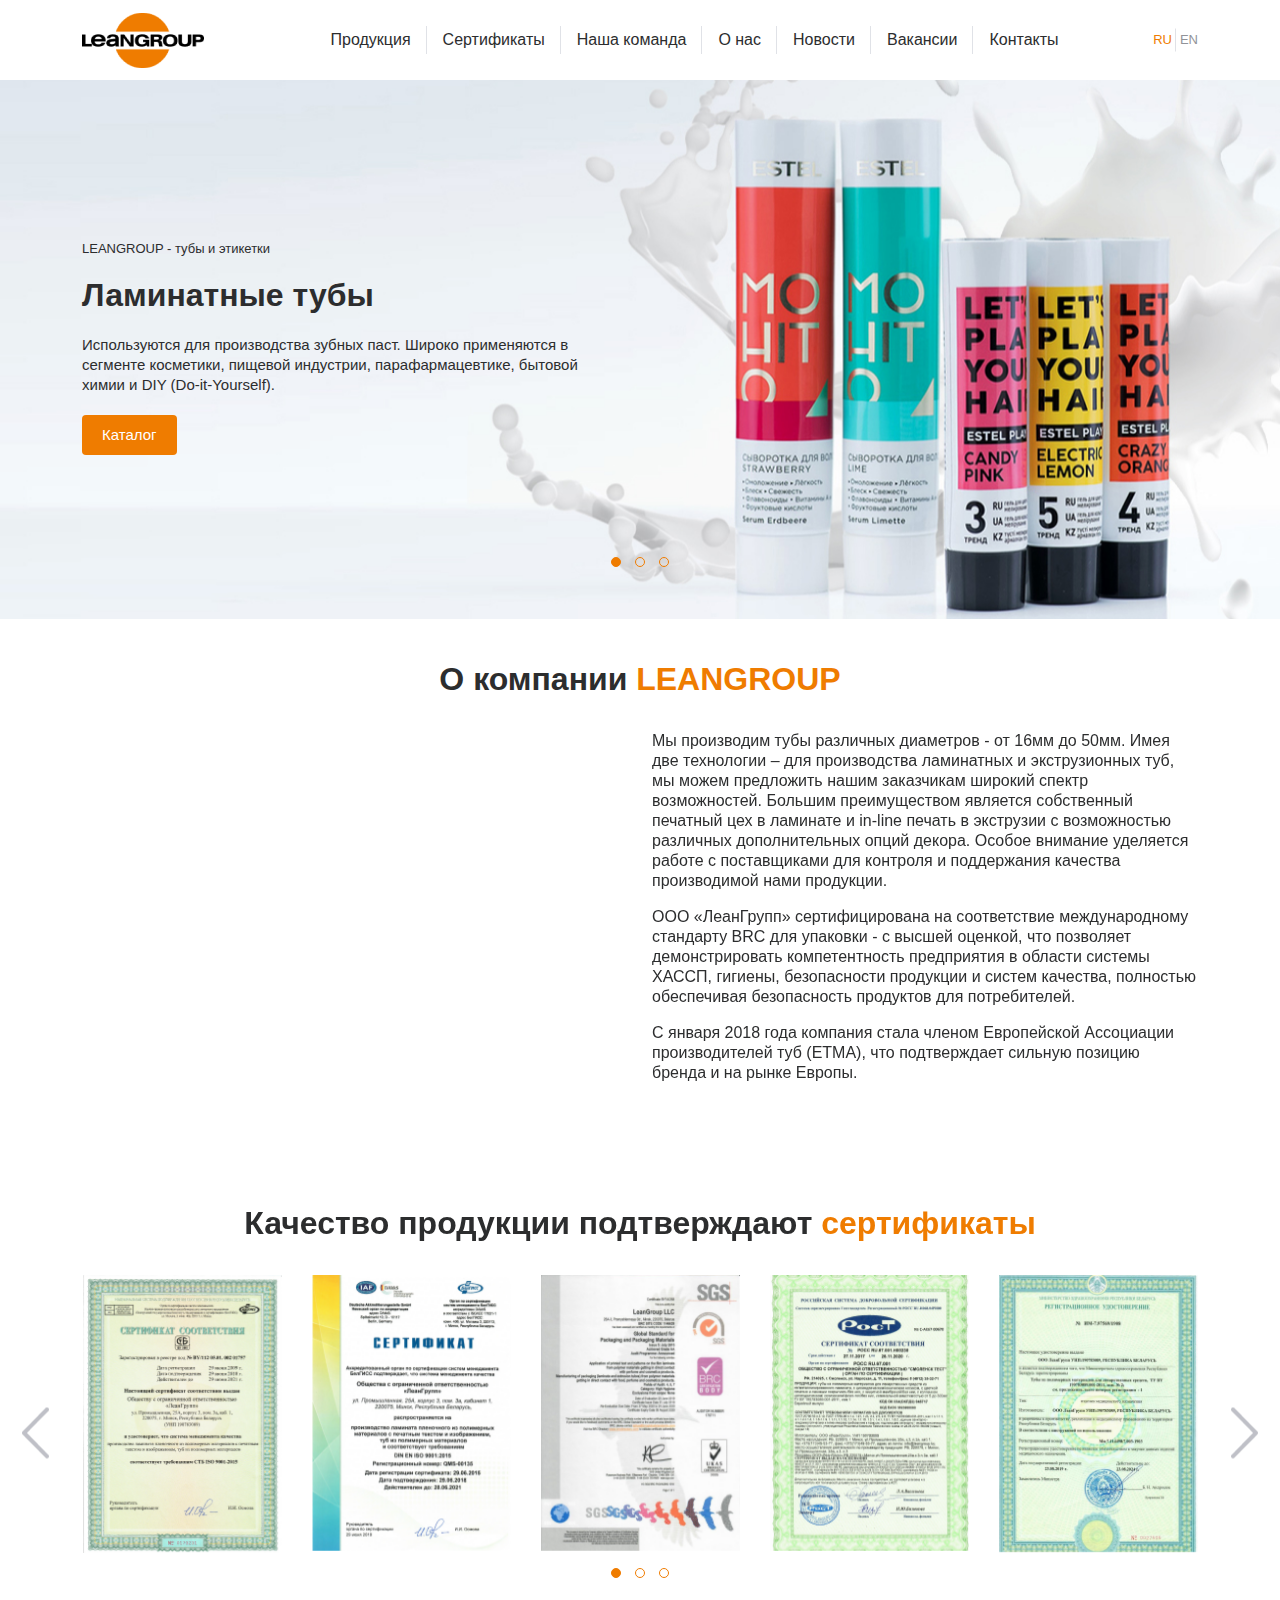
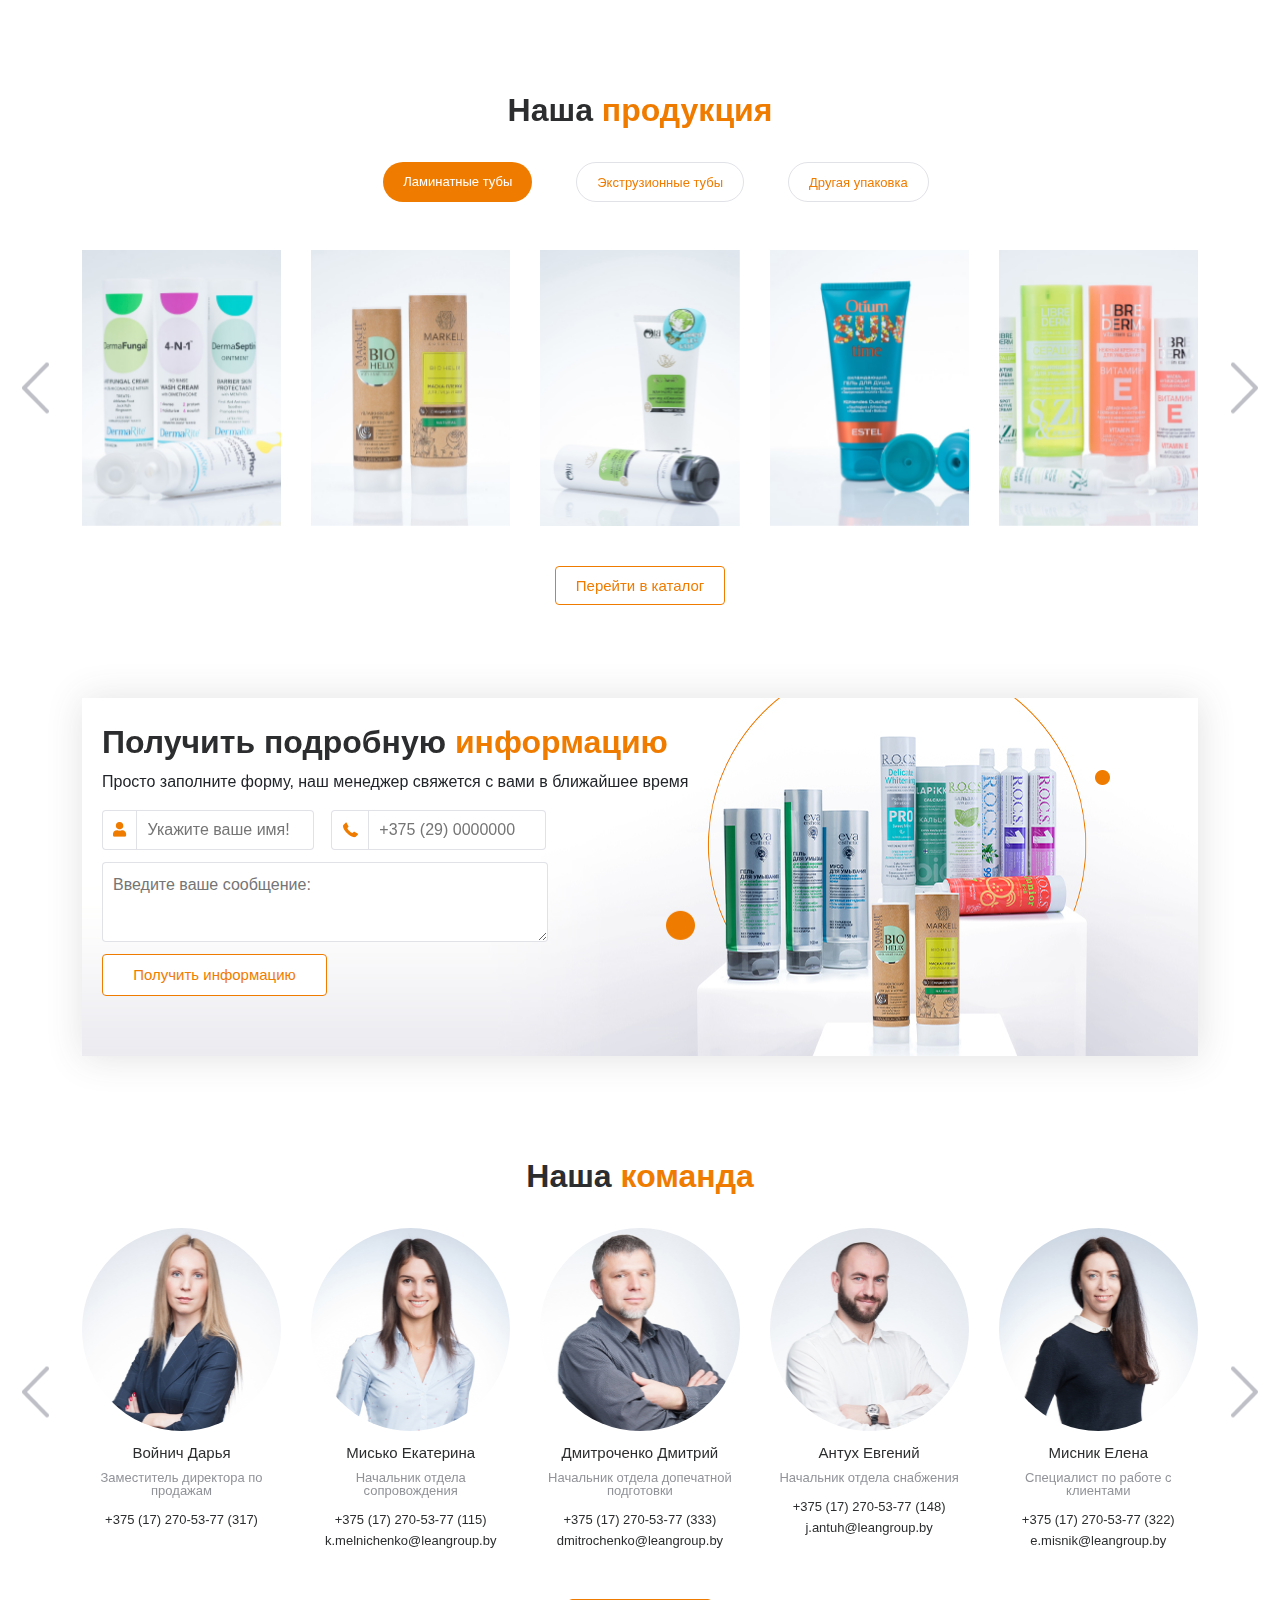
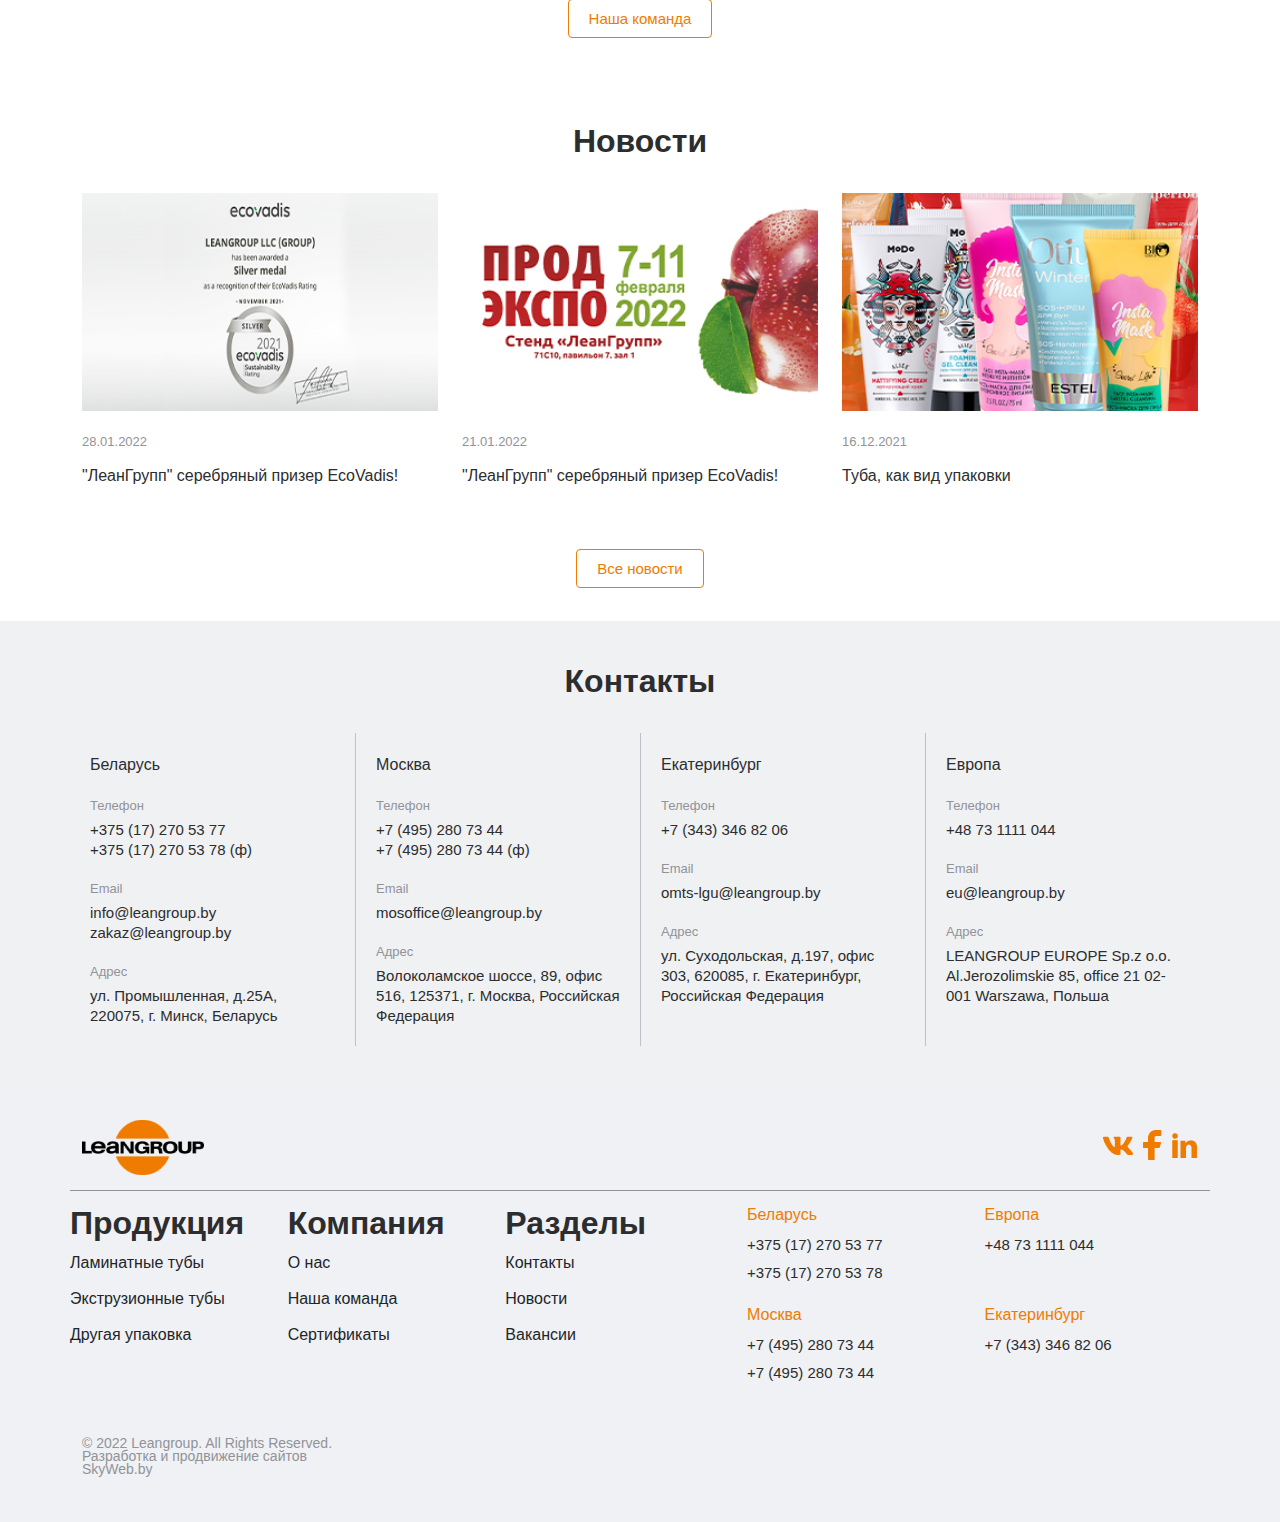
<file: index.html>
<!DOCTYPE html>
<html lang="en">

<head>
    <meta charset="UTF-8">
    <meta http-equiv="X-UA-Compatible" content="IE=edge">
    <meta name="viewport" content="width=device-width, initial-scale=1.0">
    <title>Lean Group</title>
    <link rel="stylesheet" href="./src/style/style.css">
    <script src="https://maps.api.2gis.ru/2.0/loader.js?pkg=full"></script>
    <meta name="keywords" content="lean-group,тубы,производство" />
</head>

<body>
    <header class="header">
        <div class="container">
            <nav class="nav">
                <a href="#" class="logo">
                    <img src="src/images/logo (1).png" alt="lean Goup logo" class="logo__img">
                </a>
                <ul class="nav__list">
                    <li class="nav__list-item">
                        <a href="№" class="nav__list-link">Продукция</a>
                        <div class="dropdown">
                            <a href="./src/pages/lamin/index.html" class="dropdown__item">Ламинатные тубы</a>
                            <a href="./src/pages/exrt/index.html" class="dropdown__item">Экструзионные тубы</a>
                            <a href="./src/pages/other/" class="dropdown__item">Другая упаковка</a>
                        </div>
                    </li>
                    <li class="nav__list-item">
                        <a href="#certificates" class="nav__list-link">Сертификаты</a>
                    </li>
                    <li class="nav__list-item">
                        <a href="./src/pages/team/" class="nav__list-link">Наша команда</a>
                    </li>
                    <li class="nav__list-item">
                        <a href="./src/pages/about/" class="nav__list-link">О нас</a>
                    </li>
                    <li class="nav__list-item">
                        <a href="#" class="nav__list-link">Новости</a>
                    </li>
                    <li class="nav__list-item">
                        <a href="#" class="nav__list-link">Вакансии</a>
                    </li>
                    <li class="nav__list-item">
                        <a href="./src/pages/contacts/index.html" class="nav__list-link">Контакты</a>
                    </li>
                </ul>
                <div class="lang">
                    <button class="lang__item lang__item_active">RU</button>
                    <button class="lang__item">EN</button>
                </div>
                <div class="burger-menu">
                    <span class="burger-menu__line"></span>
                </div>
            </nav>
        </div>
    </header>
    <main>
        <section class="home">
            <div class="owl-carousel owl-theme owl-loaded" id="home-slider">
                <div class="owl-stage-outer">
                    <div class="owl-stage">
                        <div class="owl-item">
                            <div class="slide-item slide-item_first">
                                <div class="container">
                                    <h1 class="slide-item__title">LEANGROUP - тубы и этикетки</h1>
                                    <h2 class="slide-item__subtitle">Ламинатные тубы</h2>
                                    <p class="slide-item__description">Используются для производства зубных паст. Широко применяются в сегменте косметики, пищевой индустрии, парафармацевтике, бытовой химии и DIY (Do-it-Yourself).</p>
                                    <a href="./src/pages/lamin/" class="slide-item__link">Каталог</a>
                                </div>
                            </div>
                        </div>
                        <div class="owl-item">
                            <div class="slide-item slide-item_second">
                                <div class="container">
                                    <h2 class="slide-item__title">LEANGROUP - у качества нет конкуренции</h2>
                                    <h2 class="slide-item__subtitle">Экструзионнные тубы</h2>
                                    <p class="slide-item__description">Широко применяются в сегменте косметики, пищевой индустрии, парафармацевтике, бытовой химии и DIY (Do-it-Yourself).</p>
                                    <a href="./src/pages/exrt/" class="slide-item__link">Каталог</a>
                                </div>
                            </div>
                        </div>
                        <div class="owl-item">
                            <div class="slide-item slide-item_third">
                                <div class="container">  
                                    <h2 class="slide-item__title">LEANGROUP - у качества нет конкуренции</h2>
                                    <h2 class="slide-item__subtitle">Другая упаковка</h2>
                                    <p class="slide-item__description">Широко применяются в сегменте косметики, пищевой индустрии, парафармацевтике, бытовой химии и DIY (Do-it-Yourself).</p>
                                    <a href="./src/pages/other/" class="slide-item__link">Каталог</a>
                                </div>
                            </div>
                        </div>
                    </div>
                </div>
            </div>
        </section>
        <section class="about">
            <div class="container">
                <h2 class="title">
                    О компании <span> LEANGROUP</span>
                </h2>
                <div class="row">
                    <div class="col-6">
                        <iframe src="https://www.youtube.com/embed/Hbi13dX902c" title="YouTube video player" frameborder="0" allow="accelerometer; autoplay; clipboard-write; encrypted-media; gyroscope; picture-in-picture; web-share" allowfullscreen class="about__video"></iframe>
                    </div>
                    <div class="col-6">
                        <p class="about__description">Мы производим тубы различных диаметров - от 16мм до 50мм. Имея две технологии – для производства ламинатных и экструзионных туб, мы можем предложить нашим заказчикам широкий спектр возможностей. Большим преимуществом является собственный печатный цех в ламинате и in-line печать в экструзии с возможностью различных дополнительных опций декора. Особое внимание уделяется работе с поставщиками для контроля и поддержания качества производимой нами продукции.</p>
                        <p class="about__description">ООО «ЛеанГрупп» сертифицирована на соответствие международному стандарту BRC для упаковки - с высшей оценкой, что позволяет демонстрировать компетентность предприятия в области системы ХАССП, гигиены, безопасности продукции и систем качества, полностью обеспечивая безопасность продуктов для потребителей.</p>
                        <p class="about__description">С января 2018 года компания стала членом Европейской Ассоциации производителей туб (ETMA), что подтверждает сильную позицию бренда и на рынке Европы.</p>
                    </div>
                </div>
            </div>
        </section>
        <section class="certificates" id="certificates">
           <div class="container">
            <h2 class="title">
                Качество продукции подтверждают <span>сертификаты</span>
            </h2>
            <div class="owl-carousel owl-theme owl-loaded" id="certificates-slider">
                <div class="owl-stage-outer">
                    <div class="owl-stage">
                        <div class="owl-item">
                            <a href="./src/images/certifitates/image1.png" data-caption="gallery" data-caption="optional caption">
                                <img src="./src/images/certifitates/image1.png" alt="">
                            </a>
                        </div>
                        <div class="owl-item">
                            <a href="./src/images/certifitates/image2.png" data-caption="gallery" data-caption="optional caption">
                                <img src="./src/images/certifitates/image2.png" alt="">
                            </a>
                        </div>
                        <div class="owl-item">
                            <a href="./src/images/certifitates/image3.png" data-caption="gallery" data-caption="optional caption">
                                <img src="./src/images/certifitates/image3.png" alt="">
                            </a>
                        </div>
                        <div class="owl-item">
                            <a href="./src/images/certifitates/image4.png" data-caption="gallery" data-caption="optional caption">
                                <img src="./src/images/certifitates/image4.png" alt="">
                            </a>
                        </div>
                        <div class="owl-item">
                            <a href="./src/images/certifitates/image5.png" data-caption="gallery" data-caption="optional caption">
                                <img src="./src/images/certifitates/image5.png" alt="">
                            </a>
                        </div>
                        <div class="owl-item">
                            <a href="./src/images/certifitates/image1.png" data-caption="gallery" data-caption="optional caption">
                                <img src="./src/images/certifitates/image1.png" alt="">
                            </a>
                        </div>
                        <div class="owl-item">
                            <a href="./src/images/certifitates/image2.png" data-caption="gallery" data-caption="optional caption">
                                <img src="./src/images/certifitates/image2.png" alt="">
                            </a>
                        </div>
                        <div class="owl-item">
                            <a href="./src/images/certifitates/image3.png" data-caption="gallery" data-caption="optional caption">
                                <img src="./src/images/certifitates/image3.png" alt="">
                            </a>
                        </div>
                        <div class="owl-item">
                            <a href="./src/images/certifitates/image4.png" data-caption="gallery" data-caption="optional caption">
                                <img src="./src/images/certifitates/image4.png" alt="">
                            </a>
                        </div>
                        <div class="owl-item">
                            <a href="./src/images/certifitates/image5.png" data-caption="gallery" data-caption="optional caption">
                                <img src="./src/images/certifitates/image5.png" alt="">
                            </a>
                        </div>
                        <div class="owl-item">
                            <a href="./src/images/certifitates/image1.png" data-caption="gallery" data-caption="optional caption">
                                <img src="./src/images/certifitates/image1.png" alt="">
                            </a>
                        </div>
                        <div class="owl-item">
                            <a href="./src/images/certifitates/image2.png" data-caption="gallery" data-caption="optional caption">
                                <img src="./src/images/certifitates/image2.png" alt="">
                            </a>
                        </div>
                        <div class="owl-item">
                            <a href="./src/images/certifitates/image3.png" data-caption="gallery" data-caption="optional caption">
                                <img src="./src/images/certifitates/image3.png" alt="">
                            </a>
                        </div>
                        <div class="owl-item">
                            <a href="./src/images/certifitates/image4.png" data-caption="gallery" data-caption="optional caption">
                                <img src="./src/images/certifitates/image4.png" alt="">
                            </a>
                        </div>
                        <div class="owl-item">
                            <a href="./src/images/certifitates/image5.png" data-caption="gallery" data-caption="optional caption">
                                <img src="./src/images/certifitates/image5.png" alt="">
                            </a>
                        </div>
                    </div>
                </div>
                <div class="owl-nav">
                    <div class="custom-prev custom-prev_cert">prev</div>
                    <div class="custom-next custom-next_cert">next</div>
                </div>
            </div>
           </div>
        </section>
        <section class="products">
            <div class="container">
                <h2 class="title">
                    Наша <span>продукция</span>
                </h2>
                <div class="products-tabs">
  
                    <ul class="products-tabs__caption">
                      <li class="products-tabs__btn products-tabs__btn_active">Ламинатные тубы</li>
                      <li class="products-tabs__btn">Экструзионные тубы</li>
                      <li class="products-tabs__btn">Другая упаковка</li>
                    </ul>
                    
                    <div class="products-tabs__content products-tabs__content_active">
                        <div class="owl-carousel owl-theme owl-loaded products-slider">
                            <div class="owl-stage-outer">
                                <div class="owl-stage">
                                    <div class="owl-item">
                                        <img src="./src/images/products/1.png" alt="">
                                    </div>
                                    <div class="owl-item">
                                        <img src="./src/images/products/2.png" alt="">
                                    </div>
                                    <div class="owl-item">
                                        <img src="./src/images/products/3.png" alt="">
                                    </div>
                                    <div class="owl-item">
                                        <img src="./src/images/products/4.png" alt="">
                                    </div>
                                    <div class="owl-item">
                                        <img src="./src/images/products/5.png" alt="">
                                    </div>
                                    <div class="owl-item">
                                        <img src="./src/images/products/1.png" alt="">
                                    </div>
                                    <div class="owl-item">
                                        <img src="./src/images/products/4.png" alt="">
                                    </div>
                                    <div class="owl-item">
                                        <img src="./src/images/products/5.png" alt="">
                                    </div>
                                    <div class="owl-item">
                                        <img src="./src/images/products/1.png" alt="">
                                    </div>
                                </div>
                            </div>
                            <div class="owl-nav">
                                <div class="custom-prev custom-prev_prod">prev</div>
                                <div class="custom-next custom-next_prod">next</div>
                            </div>
                        </div>
                        <div class="products-tabs__link-wrapper"> 
                            <a href="./src/pages/lamin/index.html" class="products-tabs__link">Перейти в каталог</a>
                        </div>
                    </div>
                    
                    <div class="products-tabs__content">
                        <div class="owl-carousel owl-theme owl-loaded products-slider">
                            <div class="owl-stage-outer">
                                <div class="owl-stage">
                                    <div class="owl-item">
                                        <img src="./src/images/products/4.png" alt="">
                                    </div>
                                    <div class="owl-item">
                                        <img src="./src/images/products/2.png" alt="">
                                    </div>
                                    <div class="owl-item">
                                        <img src="./src/images/products/1.png" alt="">
                                    </div>
                                    <div class="owl-item">
                                        <img src="./src/images/products/3.png" alt="">
                                    </div>
                                    <div class="owl-item">
                                        <img src="./src/images/products/5.png" alt="">
                                    </div>
                                    <div class="owl-item">
                                        <img src="./src/images/products/1.png" alt="">
                                    </div>
                                    <div class="owl-item">
                                        <img src="./src/images/products/4.png" alt="">
                                    </div>
                                    <div class="owl-item">
                                        <img src="./src/images/products/3.png" alt="">
                                    </div>
                                    <div class="owl-item">
                                        <img src="./src/images/products/5.png" alt="">
                                    </div>
                                </div>
                            </div>
                            <div class="owl-nav">
                                <div class="custom-prev custom-prev_prod">prev</div>
                                <div class="custom-next custom-next_prod">next</div>
                            </div>
                        </div>
                        <div class="products-tabs__link-wrapper"> 
                            <a href="./src/pages/exrt/index.html" class="products-tabs__link">Перейти в каталог</a>
                        </div>
                    </div>

                    <div class="products-tabs__content">
                        <div class="owl-carousel owl-theme owl-loaded products-slider">
                            <div class="owl-stage-outer">
                                <div class="owl-stage">
                                    <div class="owl-item">
                                        <img src="./src/images/products/1.png" alt="">
                                    </div>
                                    <div class="owl-item">
                                        <img src="./src/images/products/2.png" alt="">
                                    </div>
                                    <div class="owl-item">
                                        <img src="./src/images/products/3.png" alt="">
                                    </div>
                                    <div class="owl-item">
                                        <img src="./src/images/products/4.png" alt="">
                                    </div>
                                    <div class="owl-item">
                                        <img src="./src/images/products/5.png" alt="">
                                    </div>
                                    <div class="owl-item">
                                        <img src="./src/images/products/1.png" alt="">
                                    </div>
                                    <div class="owl-item">
                                        <img src="./src/images/products/4.png" alt="">
                                    </div>
                                    <div class="owl-item">
                                        <img src="./src/images/products/5.png" alt="">
                                    </div>
                                    <div class="owl-item">
                                        <img src="./src/images/products/1.png" alt="">
                                    </div>
                                </div>
                            </div>
                            <div class="owl-nav">
                                <div class="custom-prev custom-prev_prod">prev</div>
                                <div class="custom-next custom-next_prod">next</div>
                            </div>
                        </div>
                        <div class="products-tabs__link-wrapper"> 
                            <a href="./src/pages/other/index.html" class="products-tabs__link">Перейти в каталог</a>
                        </div>
                    </div>
                </div>
            </div>
        </section>
        <section class="Feedback">
            <div class="container">
                 <div class="feedback__bg">
                     <h2 class="title">
                     Получить подробную <span>информацию</span>
                     </h2>
                     <p class="subtitle">Просто заполните форму, наш менеджер свяжется с вами в ближайшее время</p>
                     <form class="form">
                         <div class="feedback__input">
                             <label class="form__label">
                                 <img src="./src/images/feedback/1.png" alt="" class="form__img_name">
                                 <input class="form__input" type="text" placeholder="Укажите ваше имя!" />
                             </label>
                             <label class="form__label">
                                 <img src="./src/images/feedback/2.png" alt="" class="form__img_phone">
                                 <input class="form__input" type="tel" placeholder="+375 (29) 0000000" />
                             </label>
                         </div>
                         <textarea class="form__texta" cols="30" rows="10" placeholder="Введите ваше сообщение:"></textarea>
                         <button class="form__btn" type="submit">Получить информацию</button>
                     </form>
                 </div>
            </div>
        </section>
        <section class="team">
            <div class="container">
                <h2 class="title">
                    Наша <span>команда</span>
                </h2>
                <div class="owl-carousel owl-theme owl-loaded team-slider">
                    <div class="owl-stage-outer">
                        <div class="owl-stage">
                            <div class="owl-item">
                                <img src="./src/images/team/1.png" alt="" class="owl-item__img">
                                <h4 class="name">Войнич Дарья</h4>
                                <p class="description">Заместитель директора по продажам</p>
                                <h4 class="tel">+375 (17) 270-53-77 (317)</h4>
                            </div>
                            <div class="owl-item">
                                <img src="./src/images/team/2.png" alt="" class="owl-item__img">
                                <h4 class="name">Мисько Екатерина</h4>
                                <p class="description">Начальник отдела сопровождения</p>
                                <h4 class="tel">+375 (17) 270-53-77 (115)</h4>
                                <h4 class="email">k.melnichenko@leangroup.by</h4>
                            </div>
                            <div class="owl-item">
                                <img src="./src/images/team/3.png" alt="" class="owl-item__img">
                                <h4 class="name">Дмитроченко Дмитрий</h4>
                                <p class="description">Начальник отдела допечатной подготовки</p>
                                <h4 class="tel">+375 (17) 270-53-77 (333)</h4>
                                <h4 class="email">dmitrochenko@leangroup.by</h4>
                            </div>
                            <div class="owl-item">
                                <img src="./src/images/team/4.png" alt="" class="owl-item__img"> 
                                <h4 class="name">Антух Евгений</h4>
                                <p class="description">Начальник отдела снабжения</p>
                                <h4 class="tel">+375 (17) 270-53-77 (148)</h4>
                                <h4 class="email">j.antuh@leangroup.by</h4>
                            </div>
                            <div class="owl-item">
                                <img src="./src/images/team/5.png" alt="" class="owl-item__img">
                                <h4 class="name">Мисник Елена</h4>
                                <p class="description">Специалист по работе с клиентами</p>
                                <h4 class="tel">+375 (17) 270-53-77 (322)</h4>
                                <h4 class="email">e.misnik@leangroup.by</h4>
                            </div>
                            <div class="owl-item">
                                <img src="./src/images/team/6.png" alt="" class="owl-item__img">
                                <h4 class="name">Сачук Андрей</h4>
                                <p class="description">Заместитель директора по логистике</p>
                                <h4 class="tel">+375 (17) 345-53-77 (134)</h4>
                                <h4 class="email">a.sachuk@leangroup.by</h4>
                            </div>
                            <div class="owl-item">
                                <img src="./src/images/team/7.png" alt="" class="owl-item__img">
                                <h4 class="name">Гурьева Наталья</h4>
                                <p class="description">Ведущий специалист по снабжению</p>
                                <h4 class="tel">+375 (17) 270-53-77 (119)</h4>
                                <h4 class="email">n.gurieva@leangroup.by</h4>
                            </div>
                            <div class="owl-item">
                                <img src="./src/images/team/8.png" alt="" class="owl-item__img">
                                <h4 class="name">Головина Светлана</h4>
                                <p class="description">Ведущий специалист по снабжению</p>
                                <h4 class="tel">+375 (17) 270-53-77 (157)</h4>
                                <h4 class="email">s.golovina@leangroup.by</h4>
                            </div>
                            <div class="owl-item">
                                <img src="./src/images/team/9.png" alt="" class="owl-item__img">
                                <h4 class="name">Швецкая Ольга</h4>
                                <p class="description">Начальник управления допечатных процессов</p>
                                <h4 class="tel">+375 (17) 270-53-77 (313)</h4>
                                <h4 class="email">o.shvetskaya@leangroup.by</h4>
                            </div>
                        </div>
                    </div>
                    <div class="owl-nav">
                        <div class="custom-prev custom-prev_team">prev</div>
                        <div class="custom-next custom-next_team">next</div>
                    </div>
                </div>
                <div class="team__link-wrapper"> 
                    <a href="/src/pages/team/" class="team__link">Наша команда</a>
                </div>
            </div>
        </section>
        <section class="news" id="news">
            <div class="container">
                <h2 class="title">Новости</h2>
                <div class="row">
                    <div class="col-4">
                        <img src="./src/images/news/n1.png" alt="" class="news__img">
                        <p class="news__date">28.01.2022</p>
                        <h3 class="news__subtitle">"ЛеанГрупп" серебряный призер EcoVadis!</h3>
                    </div>
                    <div class="col-4">
                        <img src="./src/images/news/n2.png" alt="" class="news__img">
                        <p class="news__date">21.01.2022</p>
                        <h3 class="news__subtitle">"ЛеанГрупп" серебряный призер EcoVadis!</h3>
                    </div>
                    <div class="col-4">
                        <img src="./src/images/news/n3.png" alt="" class="news__img">
                        <p class="news__date">16.12.2021</p>
                        <h3 class="news__subtitle">Туба, как вид упаковки</h3>
                    </div>
                    <div class="news__link-wrapper"> 
                        <a href="#" class="news__link">Все новости</a>
                    </div>
                </div>
            </div>
        </section>
        <section class="contacts">
            <div class="container">
                <h2 class="title">Контакты</h2>
                <div class="row">
                    <div class="col-3">
                        <h3 class="contacts__place">Беларусь</h3>
                        <span class="contacts__lbl">Телефон</span>
                        <li class="contacts__phone">+375 (17) 270 53 77</li>
                        <li class="contacts__phone">+375 (17) 270 53 78 (ф)</li>
                        <span class="contacts__lbl">Email</span>
                        <li class="contacts__mail">info@leangroup.by</li>
                        <li class="contacts__mail">zakaz@leangroup.by</li>
                        <span class="contacts__lbl">Адрес</span>
                        <li class="contacts__location">ул. Промышленная, д.25А, 220075, г. Минск, Беларусь</li>
                    </div>
                    <div class="col-3">
                        <h3 class="contacts__place">Москва</h3>
                        <span class="contacts__lbl">Телефон</span>
                        <li class="contacts__phone">+7 (495) 280 73 44</li>
                        <li class="contacts__phone">+7 (495) 280 73 44 (ф)</li>
                        <span class="contacts__lbl">Email</span>
                        <li class="contacts__mail">mosoffice@leangroup.by  </li>
                        <span class="contacts__lbl">Адрес</span>
                        <li class="contacts__location">Волоколамское шоссе, 89, офис 516, 125371, г. Москва, Российская Федерация</li>
                    </div>
                    <div class="col-3">
                        <h3 class="contacts__place">Екатеринбург</h3>
                        <span class="contacts__lbl">Телефон</span>
                        <li class="contacts__phone">+7 (343) 346 82 06</li>
                        <span class="contacts__lbl">Email</span>
                        <li class="contacts__mail">omts-lgu@leangroup.by</li>
                        <span class="contacts__lbl">Адрес</span>
                        <li class="contacts__location">ул. Суходольская, д.197, офис 303, 620085, г. Екатеринбург, Российская Федерация</li>
                    </div>
                    <div class="col-3">
                        <h3 class="contacts__place">Европа</h3>
                        <span class="contacts__lbl">Телефон</span>
                        <li class="contacts__phone">+48 73 1111 044</li>
                        <span class="contacts__lbl">Email</span>
                        <li class="contacts__mail">eu@leangroup.by</li>
                        <span class="contacts__lbl">Адрес</span>
                        <li class="contacts__location">LEANGROUP EUROPE Sp.z o.o. Al.Jerozolimskie 85, office 21 02-001 Warszawa, Польша</li>
                    </div>
                </div>
            </div>
        </section>
        <section class="map">
            <script type="text/javascript" charset="utf-8" async src="https://api-maps.yandex.ru/services/constructor/1.0/js/?um=constructor%3Ac9cb07a41170bfc7a62d0348894108f07a1ff032f5fcc2a1bda5f659a045da07&amp;width=100%25&amp;height=538&amp;lang=ru_RU"></script>
        </section>

		<section class="emazov__section">

		</section>
    </main>
    <footer class="footer">
        <div class="container">
            <div class="row row__ftr">
                <div class="col-8">
                    <a href="#" class="logo__link">
                        <img src="./src/images/logo (1).png" alt="logo">
                    </a>
                </div>
                <div class="col-4">
                    <ul class="footer__socials">
                        <li class="footer__icon">
                            <a href="#" class="footer__soial">
                                <img src="./src/images/vk.png" alt="vk">
                            </a>
                        </li>
                        <li class="footer__icon">
                            <a href="#" class="footer__soial">
                                <img src="./src/images/fb.png" alt="fb">
                            </a>
                        </li>
                        <li class="footer__icon">
                            <a href="#" class="footer__soial">
                                <img src="./src/images/linkedin.png" alt="linkidin">
                            </a>
                        </li>
                    </ul>
                </div>
            </div>
            <div class="row">
                <div class="col-7">
                    <div class="row">
                        <div class="nav">
                            <div class="col-4">
                                <h2 class="title">Продукция</h2>
                                <ul class="nav__list">
                                    <li class="nav__list-item">
                                        <a href="./src/pages/lamin/" class="nav__list-link">Ламинатные тубы</a>
                                    </li>
                                    <li class="nav__list-item">
                                        <a href="./src/pages/exrt/" class="nav__list-link">Экструзионные тубы</a>
                                    </li>
                                    <li class="nav__list-item">
                                        <a href="./src/pages/other/" class="nav__list-link">Другая упаковка</a>
                                    </li>
                                </ul>
                            </div>
                            <div class="col-4">
                                <h2 class="title">Компания</h2>
                                <ul class="nav__list">
                                    <li class="nav__list-item">
                                        <a href="./src/pages/about/" class="nav__list-link">О нас</a>
                                    </li>
                                    <li class="nav__list-item">
                                        <a href="./src/pages/team/" class="nav__list-link">Наша команда</a>
                                    </li>
                                    <li class="nav__list-item">
                                        <a href="#" class="nav__list-link">Сертификаты</a>
                                    </li>
                                </ul>
                            </div>
                            <div class="col-4">
                                <h2 class="title">Разделы</h2>
                                <ul class="nav__list">
                                    <li class="nav__list-item">
                                        <a href="./src/pages/contacts/" class="nav__list-link">Контакты</a>
                                    </li>
                                    <li class="nav__list-item">
                                        <a href="#news" class="nav__list-link">Новости</a>
                                    </li>
                                    <li class="nav__list-item">
                                        <a href="#" class="nav__list-link">Вакансии</a>
                                    </li>
                                </ul>
                            </div>
                        </div>
                    </div>
                </div>
                <div class="col-5">
                    <div class="row">
                        <div class="col-6">
                            <h3 class="cnt__title">Беларусь</h3>
                            <h4 class="cnt__phone">+375 (17) 270 53 77</h4>
                            <h4 class="cnt__phone">+375 (17) 270 53 78</h4>
                        </div>
                        <div class="col-6">
                            <h3 class="cnt__title">Европа</h3>
                            <h4 class="cnt__phone">+48 73 1111 044</h4>
                        </div>
                        <div class="col-6">
                            <h3 class="cnt__title">Москва</h3>
                            <h4 class="cnt__phone">+7 (495) 280 73 44</h4>
                            <h4 class="cnt__phone">+7 (495) 280 73 44</h4>
                        </div>
                        <div class="col-6">
                            <h3 class="cnt__title">Екатеринбург</h3>
                            <h4 class="cnt__phone">+7 (343) 346 82 06</h4>
                        </div>
                    </div>
                </div>
            </div>
            <div class="col-3">
                <p class="footer__description">
                    © 2022 Leangroup. All Rights Reserved. Разработка и продвижение сайтов SkyWeb.by
                </p>
            </div>
        </div>
    </footer>
    <script src="./src/libs/jquery/jquery.js"></script>
    <script src="./src/libs/owl/owl.carousel.min.js"></script>
    <script src="./src/js/main.js"></script>
</body>
</html>
</file>
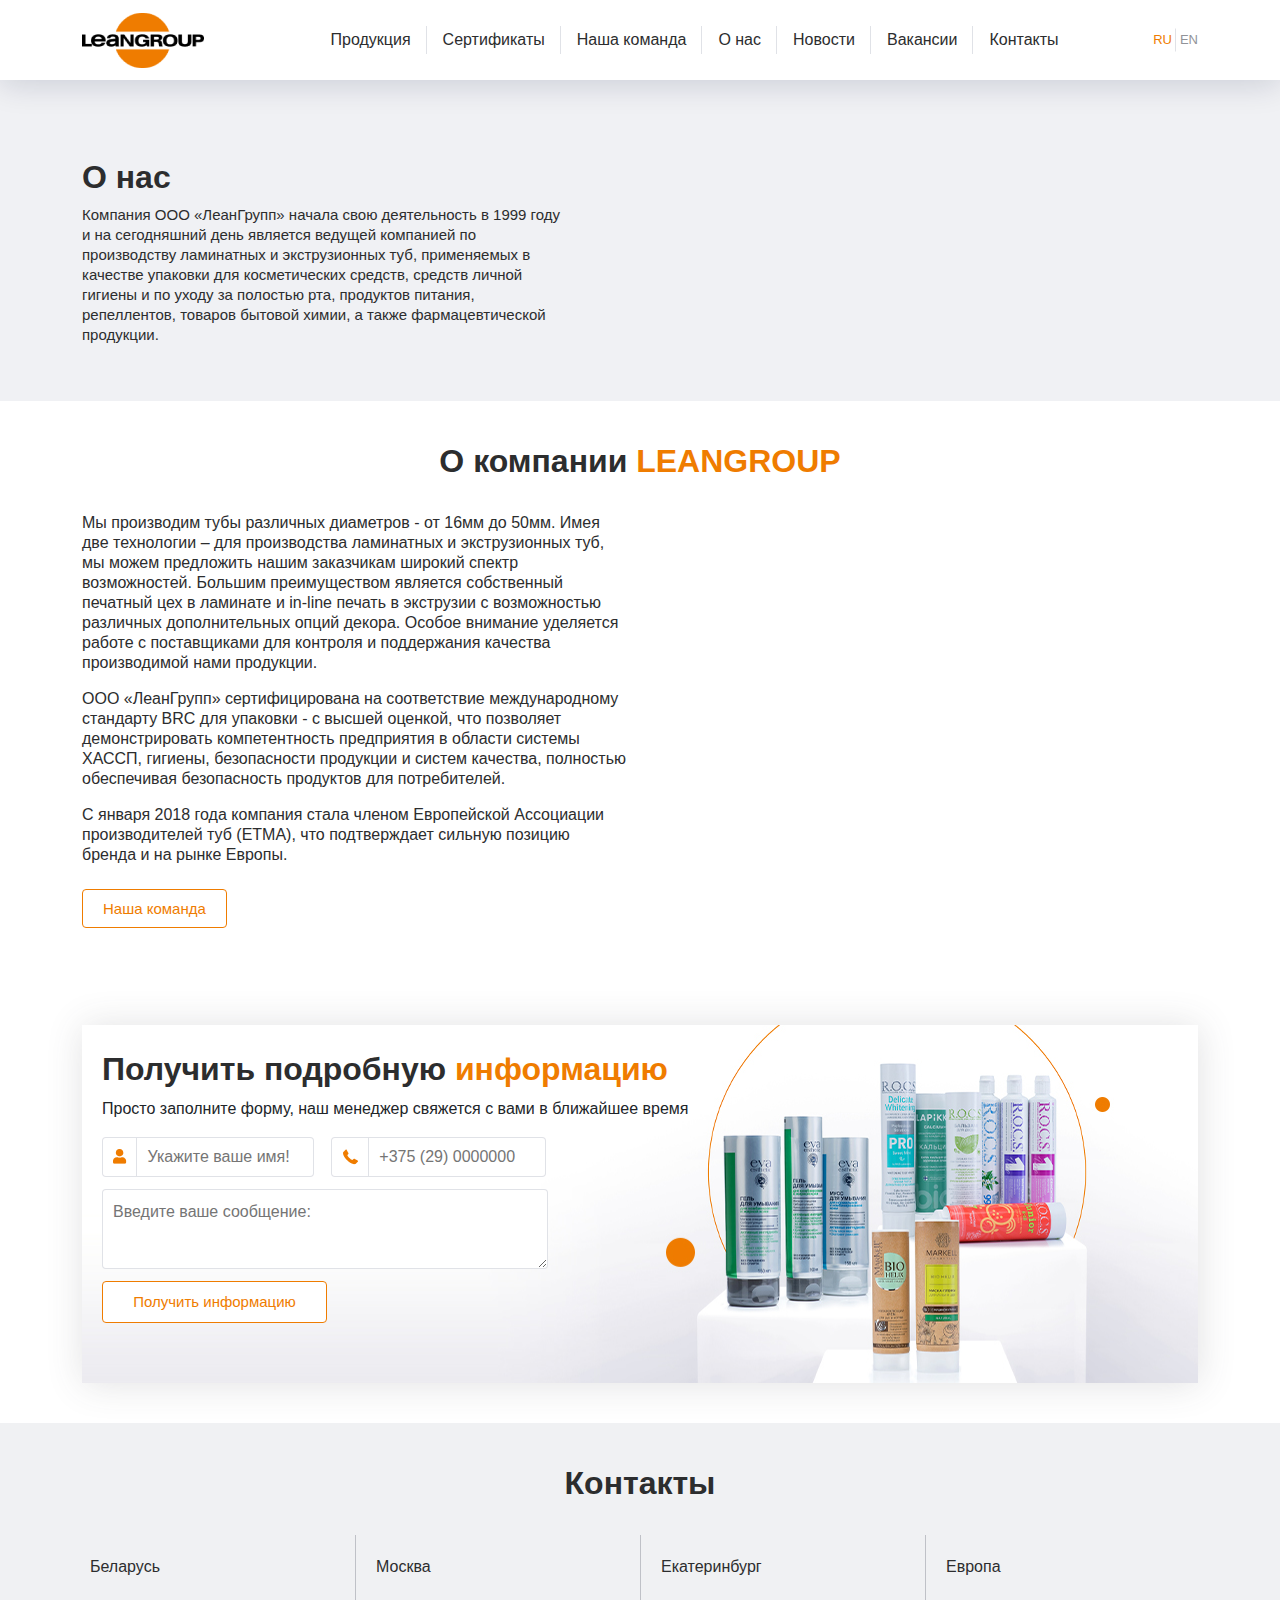
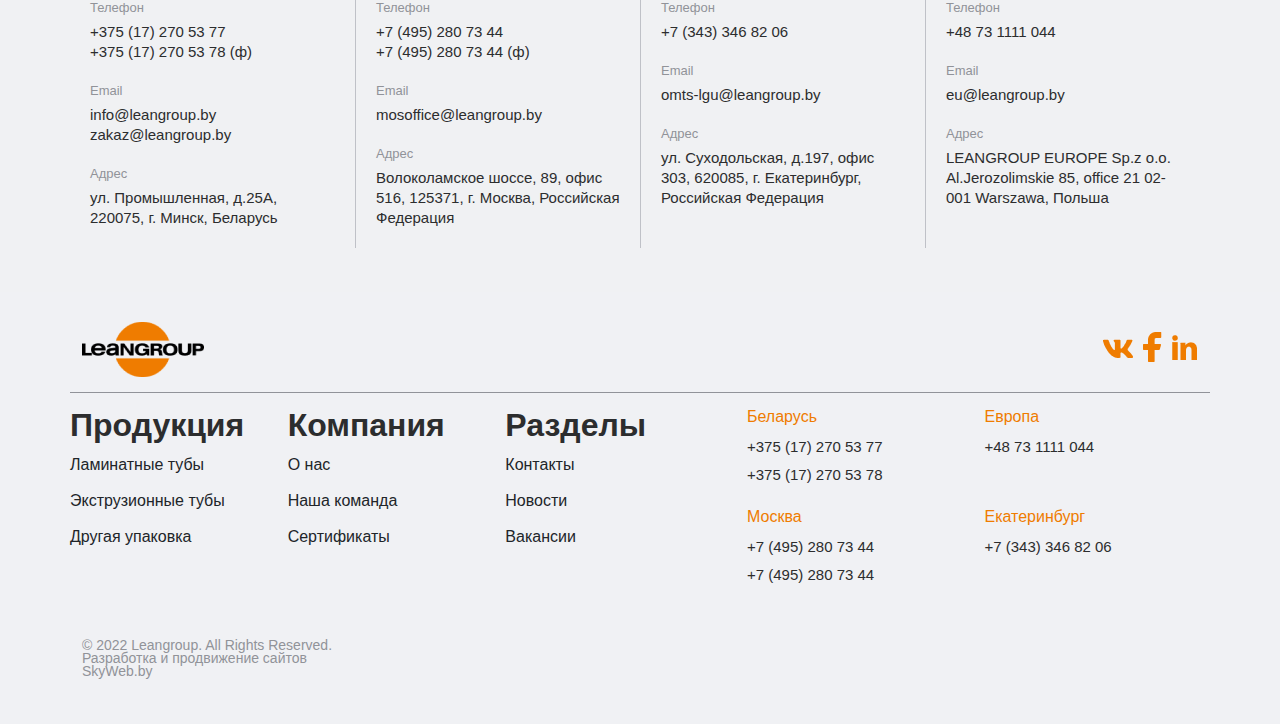
<file: src/pages/about/index.html>
<!DOCTYPE html>
<html lang="en">
<head>
    <meta charset="UTF-8">
    <meta http-equiv="X-UA-Compatible" content="IE=edge">
    <meta name="viewport" content="width=device-width, initial-scale=1.0">
    <title>О нас</title>
    <link rel="stylesheet" href="../../style/style.css">
</head>
<body>
    <header class="header">
        <div class="container">
            <nav class="nav">
                <a href="../../../index.html" class="logo">
                    <img src="../../images/logo (1).png" alt="lean Goup logo">
                </a>
                <ul class="nav__list">
                    <li class="nav__list-item">
                        <a href="" class="nav__list-link">Продукция</a>
                        <div class="dropdown">
                            <a href="../lamin/index.html" class="dropdown__item">Ламинатные тубы</a>
                            <a href="../exrt/index.html" class="dropdown__item">Экструзионные тубы</a>
                            <a href="../other/index.html" class="dropdown__item">Другая упаковка</a>
                        </div>
                    </li>
                    <li class="nav__list-item">
                        <a href="#certificates" class="nav__list-link">Сертификаты</a>
                    </li>
                    <li class="nav__list-item">
                        <a href="../team/index.html" class="nav__list-link">Наша команда</a>
                    </li>
                    <li class="nav__list-item">
                        <a href="../about/index.html" class="nav__list-link">О нас</a>
                    </li>
                    <li class="nav__list-item">
                        <a href="#news" class="nav__list-link">Новости</a>
                    </li>
                    <li class="nav__list-item">
                        <a href="#" class="nav__list-link">Вакансии</a>
                    </li>
                    <li class="nav__list-item">
                        <a href="../contacts/index.html" class="nav__list-link">Контакты</a>
                    </li>
                </ul>
                <div class="lang">
                    <button class="lang__item lang__item_active">RU</button>
                    <button class="lang__item">EN</button>
                </div>
            </nav>
        </div>
    </header>
    <main>
        <section class="about-content">
            <div class="container">
                <h2 class="title">О нас</h2>
                <div class="col-6">
                    <p class="about-content__description">Компания ООО «ЛеанГрупп» начала свою деятельность в 1999 году и на сегодняшний день является ведущей компанией по производству ламинатных и экструзионных туб, применяемых в качестве упаковки для косметических средств, средств личной гигиены и по уходу за полостью рта, продуктов питания, репеллентов, товаров бытовой химии, а также фармацевтической продукции.</p>
                </div>
            </div>
        </section>
        <section class="about">
            <div class="container">
                <h2 class="title">
                    О компании <span> LEANGROUP</span>
                </h2>
                <div class="row">
                    <div class="col-6">
                        <p class="about__description">Мы производим тубы различных диаметров - от 16мм до 50мм. Имея две технологии – для производства ламинатных и экструзионных туб, мы можем предложить нашим заказчикам широкий спектр возможностей. Большим преимуществом является собственный печатный цех в ламинате и in-line печать в экструзии с возможностью различных дополнительных опций декора. Особое внимание уделяется работе с поставщиками для контроля и поддержания качества производимой нами продукции.</p>
                        <p class="about__description">ООО «ЛеанГрупп» сертифицирована на соответствие международному стандарту BRC для упаковки - с высшей оценкой, что позволяет демонстрировать компетентность предприятия в области системы ХАССП, гигиены, безопасности продукции и систем качества, полностью обеспечивая безопасность продуктов для потребителей.</p>
                        <p class="about__description">С января 2018 года компания стала членом Европейской Ассоциации производителей туб (ETMA), что подтверждает сильную позицию бренда и на рынке Европы.</p>
                        <div class="about__link-wrapper"> 
                            <a href="#" class="about__link">Наша команда</a>
                        </div>
                    </div>
                    <div class="col-6">
                        <iframe src="https://www.youtube.com/embed/Hbi13dX902c" title="YouTube video player" frameborder="0" allow="accelerometer; autoplay; clipboard-write; encrypted-media; gyroscope; picture-in-picture; web-share" allowfullscreen class="about__video"></iframe>
                    </div>
                </div>
            </div>
        </section>
        <section class="Feedback">
            <div class="container">
                <div class="feedback__bg">
                    <h2 class="title">
                    Получить подробную <span>информацию</span>
                    </h2>
                    <p class="subtitle">Просто заполните форму, наш менеджер свяжется с вами в ближайшее время</p>
                    <form class="form">
                        <div class="feedback__input">
                            <label class="form__label">
                                <img src="../../images/feedback/1.png" alt="" class="form__img_name">
                                <input class="form__input" type="text" placeholder="Укажите ваше имя!" />
                            </label>
                            <label class="form__label">
                                <img src="../../images/feedback/2.png" alt="" class="form__img_phone">
                                <input class="form__input" type="tel" placeholder="+375 (29) 0000000" />
                            </label>
                        </div>
                        <textarea class="form__texta" cols="30" rows="10" placeholder="Введите ваше сообщение:"></textarea>
                        <button class="form__btn" type="submit">Получить информацию</button>
                    </form>
                </div>
           </div>
        </section>
        <section class="contacts">
            <div class="container">
                <h2 class="title">Контакты</h2>
                <div class="row">
                    <div class="col-3">
                        <h3 class="contacts__place">Беларусь</h3>
                        <span class="contacts__lbl">Телефон</span>
                        <li class="contacts__phone">+375 (17) 270 53 77</li>
                        <li class="contacts__phone">+375 (17) 270 53 78 (ф)</li>
                        <span class="contacts__lbl">Email</span>
                        <li class="contacts__mail">info@leangroup.by</li>
                        <li class="contacts__mail">zakaz@leangroup.by</li>
                        <span class="contacts__lbl">Адрес</span>
                        <li class="contacts__location">ул. Промышленная, д.25А, 220075, г. Минск, Беларусь</li>
                    </div>
                    <div class="col-3">
                        <h3 class="contacts__place">Москва</h3>
                        <span class="contacts__lbl">Телефон</span>
                        <li class="contacts__phone">+7 (495) 280 73 44</li>
                        <li class="contacts__phone">+7 (495) 280 73 44 (ф)</li>
                        <span class="contacts__lbl">Email</span>
                        <li class="contacts__mail">mosoffice@leangroup.by  </li>
                        <span class="contacts__lbl">Адрес</span>
                        <li class="contacts__location">Волоколамское шоссе, 89, офис 516, 125371, г. Москва, Российская Федерация</li>
                    </div>
                    <div class="col-3">
                        <h3 class="contacts__place">Екатеринбург</h3>
                        <span class="contacts__lbl">Телефон</span>
                        <li class="contacts__phone">+7 (343) 346 82 06</li>
                        <span class="contacts__lbl">Email</span>
                        <li class="contacts__mail">omts-lgu@leangroup.by</li>
                        <span class="contacts__lbl">Адрес</span>
                        <li class="contacts__location">ул. Суходольская, д.197, офис 303, 620085, г. Екатеринбург, Российская Федерация</li>
                    </div>
                    <div class="col-3">
                        <h3 class="contacts__place">Европа</h3>
                        <span class="contacts__lbl">Телефон</span>
                        <li class="contacts__phone">+48 73 1111 044</li>
                        <span class="contacts__lbl">Email</span>
                        <li class="contacts__mail">eu@leangroup.by</li>
                        <span class="contacts__lbl">Адрес</span>
                        <li class="contacts__location">LEANGROUP EUROPE Sp.z o.o. Al.Jerozolimskie 85, office 21 02-001 Warszawa, Польша</li>
                    </div>
                </div>
            </div>
        </section>
        <section class="map">
            <script type="text/javascript" charset="utf-8" async src="https://api-maps.yandex.ru/services/constructor/1.0/js/?um=constructor%3Ac9cb07a41170bfc7a62d0348894108f07a1ff032f5fcc2a1bda5f659a045da07&amp;width=100%25&amp;height=538&amp;lang=ru_RU"></script>
        </section>
    </main>
    <footer class="footer">
        <div class="container">
            <div class="row row__ftr">
                <div class="col-8">
                    <a href="../../../index.html" class="logo__link">
                        <img src="../../images/logo (1).png" alt="logo">
                    </a>
                </div>
                <div class="col-4">
                    <ul class="footer__socials">
                        <li class="footer__icon">
                            <a href="#" class="footer__soial">
                                <img src="../../images/vk.png" alt="vk">
                            </a>
                        </li>
                        <li class="footer__icon">
                            <a href="#" class="footer__soial">
                                <img src="../../images/fb.png" alt="fb">
                            </a>
                        </li>
                        <li class="footer__icon">
                            <a href="#" class="footer__soial">
                                <img src="../../images/linkedin.png" alt="linkidin">
                            </a>
                        </li>
                    </ul>
                </div>
            </div>
            <div class="row">
                <div class="col-7">
                    <div class="row">
                        <div class="nav">
                            <div class="col-4">
                                <h2 class="title">Продукция</h2>
                                <ul class="nav__list">
                                    <li class="nav__list-item">
                                        <a href="../lamin/" class="nav__list-link">Ламинатные тубы</a>
                                    </li>
                                    <li class="nav__list-item">
                                        <a href="../exrt/" class="nav__list-link">Экструзионные тубы</a>
                                    </li>
                                    <li class="nav__list-item">
                                        <a href="../other/" class="nav__list-link">Другая упаковка</a>
                                    </li>
                                </ul>
                            </div>
                            <div class="col-4">
                                <h2 class="title">Компания</h2>
                                <ul class="nav__list">
                                    <li class="nav__list-item">
                                        <a href="../about/" class="nav__list-link">О нас</a>
                                    </li>
                                    <li class="nav__list-item">
                                        <a href="../team/" class="nav__list-link">Наша команда</a>
                                    </li>
                                    <li class="nav__list-item">
                                        <a href="#" class="nav__list-link">Сертификаты</a>
                                    </li>
                                </ul>
                            </div>
                            <div class="col-4">
                                <h2 class="title">Разделы</h2>
                                <ul class="nav__list">
                                    <li class="nav__list-item">
                                        <a href="../contacts/index.html" class="nav__list-link">Контакты</a>
                                    </li>
                                    <li class="nav__list-item">
                                        <a href="#news" class="nav__list-link">Новости</a>
                                    </li>
                                    <li class="nav__list-item">
                                        <a href="#" class="nav__list-link">Вакансии</a>
                                    </li>
                                </ul>
                            </div>
                        </div>
                    </div>
                </div>
                <div class="col-5">
                    <div class="row">
                        <div class="col-6">
                            <h3 class="cnt__title">Беларусь</h3>
                            <h4 class="cnt__phone">+375 (17) 270 53 77</h4>
                            <h4 class="cnt__phone">+375 (17) 270 53 78</h4>
                        </div>
                        <div class="col-6">
                            <h3 class="cnt__title">Европа</h3>
                            <h4 class="cnt__phone">+48 73 1111 044</h4>
                        </div>
                        <div class="col-6">
                            <h3 class="cnt__title">Москва</h3>
                            <h4 class="cnt__phone">+7 (495) 280 73 44</h4>
                            <h4 class="cnt__phone">+7 (495) 280 73 44</h4>
                        </div>
                        <div class="col-6">
                            <h3 class="cnt__title">Екатеринбург</h3>
                            <h4 class="cnt__phone">+7 (343) 346 82 06</h4>
                        </div>
                    </div>
                </div>
            </div>
            <div class="col-3">
                <p class="footer__description">
                    © 2022 Leangroup. All Rights Reserved. Разработка и продвижение сайтов SkyWeb.by
                </p>
            </div>
        </div>
    </footer>
</body>
</html>
</file>
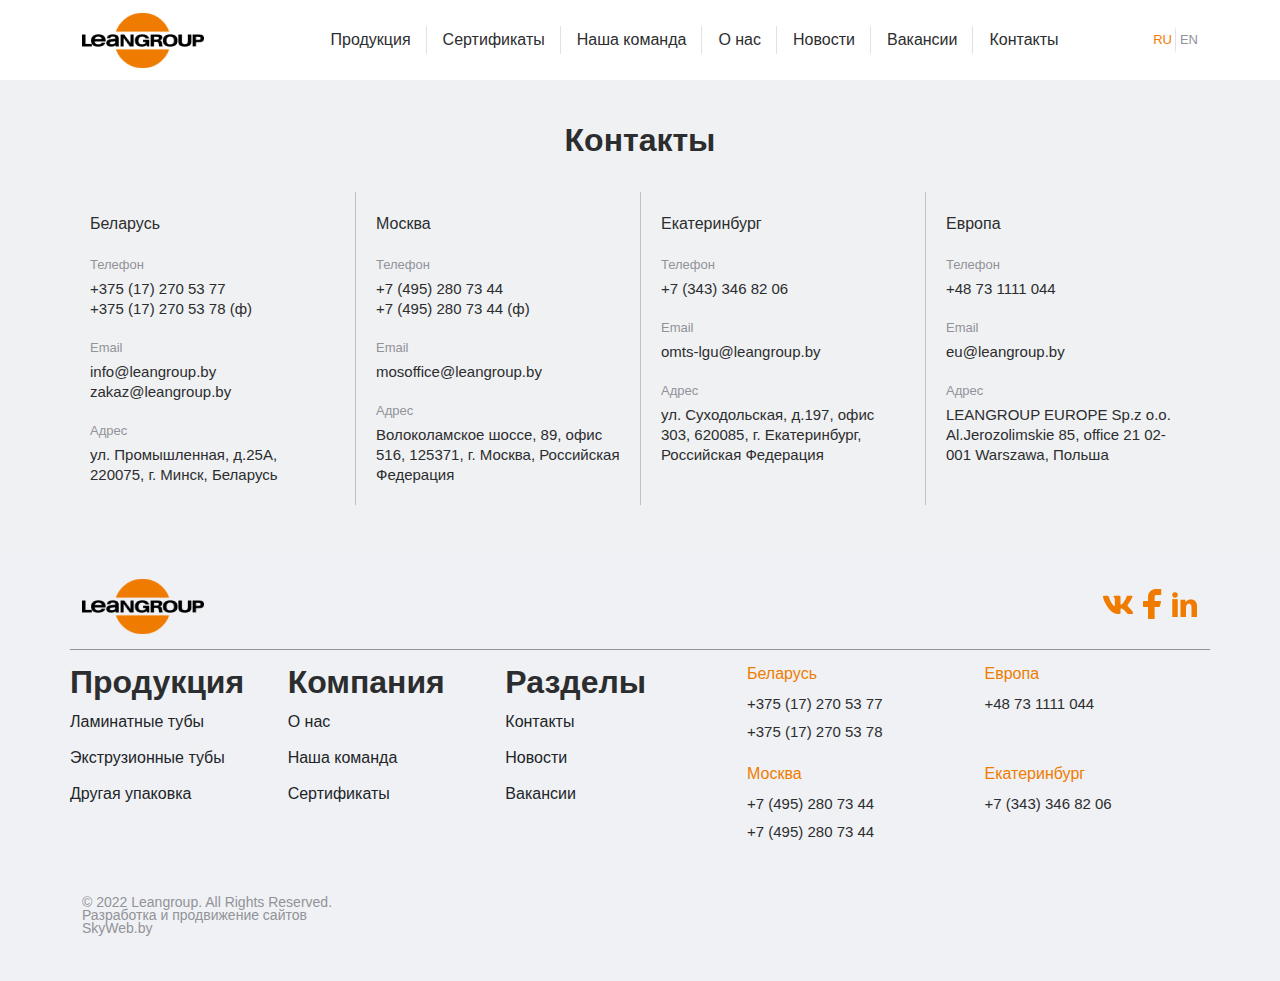
<file: src/pages/contacts/index.html>
<!DOCTYPE html>
<html lang="en">
<head>
    <meta charset="UTF-8">
    <meta http-equiv="X-UA-Compatible" content="IE=edge">
    <meta name="viewport" content="width=device-width, initial-scale=1.0">
    <title>Контакты</title>
    <link rel="stylesheet" href="../../style/style.css">
</head>
<body>
    <header class="header">
        <div class="container">
            <nav class="nav">
                <a href="../../../index.html" class="logo">
                    <img src="../../images/logo (1).png" alt="lean Goup logo">
                </a>
                <ul class="nav__list">
                    <li class="nav__list-item">
                        <a href="" class="nav__list-link">Продукция</a>
                        <div class="dropdown">
                            <a href="../lamin/index.html" class="dropdown__item">Ламинатные тубы</a>
                            <a href="../exrt/index.html" class="dropdown__item">Экструзионные тубы</a>
                            <a href="../other/index.html" class="dropdown__item">Другая упаковка</a>
                        </div>
                    </li>
                    <li class="nav__list-item">
                        <a href="#certificates" class="nav__list-link">Сертификаты</a>
                    </li>
                    <li class="nav__list-item">
                        <a href="../team/index.html" class="nav__list-link">Наша команда</a>
                    </li>
                    <li class="nav__list-item">
                        <a href="../about/index.html" class="nav__list-link">О нас</a>
                    </li>
                    <li class="nav__list-item">
                        <a href="#" class="nav__list-link">Новости</a>
                    </li>
                    <li class="nav__list-item">
                        <a href="#" class="nav__list-link">Вакансии</a>
                    </li>
                    <li class="nav__list-item">
                        <a href="../contacts/index.html" class="nav__list-link">Контакты</a>
                    </li>
                </ul>
                <div class="lang">
                    <button class="lang__item lang__item_active">RU</button>
                    <button class="lang__item">EN</button>
                </div>
            </nav>
        </div>
    </header>
    <main>
        <section class="contacts">
            <div class="container">
                <h2 class="title">Контакты</h2>
                <div class="row">
                    <div class="col-3">
                        <h3 class="contacts__place">Беларусь</h3>
                        <span class="contacts__lbl">Телефон</span>
                        <li class="contacts__phone">+375 (17) 270 53 77</li>
                        <li class="contacts__phone">+375 (17) 270 53 78 (ф)</li>
                        <span class="contacts__lbl">Email</span>
                        <li class="contacts__mail">info@leangroup.by</li>
                        <li class="contacts__mail">zakaz@leangroup.by</li>
                        <span class="contacts__lbl">Адрес</span>
                        <li class="contacts__location">ул. Промышленная, д.25А, 220075, г. Минск, Беларусь</li>
                    </div>
                    <div class="col-3">
                        <h3 class="contacts__place">Москва</h3>
                        <span class="contacts__lbl">Телефон</span>
                        <li class="contacts__phone">+7 (495) 280 73 44</li>
                        <li class="contacts__phone">+7 (495) 280 73 44 (ф)</li>
                        <span class="contacts__lbl">Email</span>
                        <li class="contacts__mail">mosoffice@leangroup.by  </li>
                        <span class="contacts__lbl">Адрес</span>
                        <li class="contacts__location">Волоколамское шоссе, 89, офис 516, 125371, г. Москва, Российская Федерация</li>
                    </div>
                    <div class="col-3">
                        <h3 class="contacts__place">Екатеринбург</h3>
                        <span class="contacts__lbl">Телефон</span>
                        <li class="contacts__phone">+7 (343) 346 82 06</li>
                        <span class="contacts__lbl">Email</span>
                        <li class="contacts__mail">omts-lgu@leangroup.by</li>
                        <span class="contacts__lbl">Адрес</span>
                        <li class="contacts__location">ул. Суходольская, д.197, офис 303, 620085, г. Екатеринбург, Российская Федерация</li>
                    </div>
                    <div class="col-3">
                        <h3 class="contacts__place">Европа</h3>
                        <span class="contacts__lbl">Телефон</span>
                        <li class="contacts__phone">+48 73 1111 044</li>
                        <span class="contacts__lbl">Email</span>
                        <li class="contacts__mail">eu@leangroup.by</li>
                        <span class="contacts__lbl">Адрес</span>
                        <li class="contacts__location">LEANGROUP EUROPE Sp.z o.o. Al.Jerozolimskie 85, office 21 02-001 Warszawa, Польша</li>
                    </div>
                </div>
            </div>
        </section>
        <section class="map">
            <script type="text/javascript" charset="utf-8" async src="https://api-maps.yandex.ru/services/constructor/1.0/js/?um=constructor%3Ac9cb07a41170bfc7a62d0348894108f07a1ff032f5fcc2a1bda5f659a045da07&amp;width=100%25&amp;height=538&amp;lang=ru_RU"></script>
        </section>
    </main>
    <footer class="footer">
        <div class="container">
            <div class="row row__ftr">
                <div class="col-8">
                    <a href="../../../index.html" class="logo__link">
                        <img src="../../images/logo (1).png" alt="logo">
                    </a>
                </div>
                <div class="col-4">
                    <ul class="footer__socials">
                        <li class="footer__icon">
                            <a href="#" class="footer__soial">
                                <img src="../../images/vk.png" alt="vk">
                            </a>
                        </li>
                        <li class="footer__icon">
                            <a href="#" class="footer__soial">
                                <img src="../../images/fb.png" alt="fb">
                            </a>
                        </li>
                        <li class="footer__icon">
                            <a href="#" class="footer__soial">
                                <img src="../../images/linkedin.png" alt="linkidin">
                            </a>
                        </li>
                    </ul>
                </div>
            </div>
            <div class="row">
                <div class="col-7">
                    <div class="row">
                        <div class="nav">
                            <div class="col-4">
                                <h2 class="title">Продукция</h2>
                                <ul class="nav__list">
                                    <li class="nav__list-item">
                                        <a href="../lamin/" class="nav__list-link">Ламинатные тубы</a>
                                    </li>
                                    <li class="nav__list-item">
                                        <a href="../exrt/" class="nav__list-link">Экструзионные тубы</a>
                                    </li>
                                    <li class="nav__list-item">
                                        <a href="../other/" class="nav__list-link">Другая упаковка</a>
                                    </li>
                                </ul>
                            </div>
                            <div class="col-4">
                                <h2 class="title">Компания</h2>
                                <ul class="nav__list">
                                    <li class="nav__list-item">
                                        <a href="../about/" class="nav__list-link">О нас</a>
                                    </li>
                                    <li class="nav__list-item">
                                        <a href="../team/" class="nav__list-link">Наша команда</a>
                                    </li>
                                    <li class="nav__list-item">
                                        <a href="#" class="nav__list-link">Сертификаты</a>
                                    </li>
                                </ul>
                            </div>
                            <div class="col-4">
                                <h2 class="title">Разделы</h2>
                                <ul class="nav__list">
                                    <li class="nav__list-item">
                                        <a href="../contacts/" class="nav__list-link">Контакты</a>
                                    </li>
                                    <li class="nav__list-item">
                                        <a href="#news" class="nav__list-link">Новости</a>
                                    </li>
                                    <li class="nav__list-item">
                                        <a href="#" class="nav__list-link">Вакансии</a>
                                    </li>
                                </ul>
                            </div>
                        </div>
                    </div>
                </div>
                <div class="col-5">
                    <div class="row">
                        <div class="col-6">
                            <h3 class="cnt__title">Беларусь</h3>
                            <h4 class="cnt__phone">+375 (17) 270 53 77</h4>
                            <h4 class="cnt__phone">+375 (17) 270 53 78</h4>
                        </div>
                        <div class="col-6">
                            <h3 class="cnt__title">Европа</h3>
                            <h4 class="cnt__phone">+48 73 1111 044</h4>
                        </div>
                        <div class="col-6">
                            <h3 class="cnt__title">Москва</h3>
                            <h4 class="cnt__phone">+7 (495) 280 73 44</h4>
                            <h4 class="cnt__phone">+7 (495) 280 73 44</h4>
                        </div>
                        <div class="col-6">
                            <h3 class="cnt__title">Екатеринбург</h3>
                            <h4 class="cnt__phone">+7 (343) 346 82 06</h4>
                        </div>
                    </div>
                </div>
            </div>
            <div class="col-3">
                <p class="footer__description">
                    © 2022 Leangroup. All Rights Reserved. Разработка и продвижение сайтов SkyWeb.by
                </p>
            </div>
        </div>
    </footer>
</body>
</html>
</file>
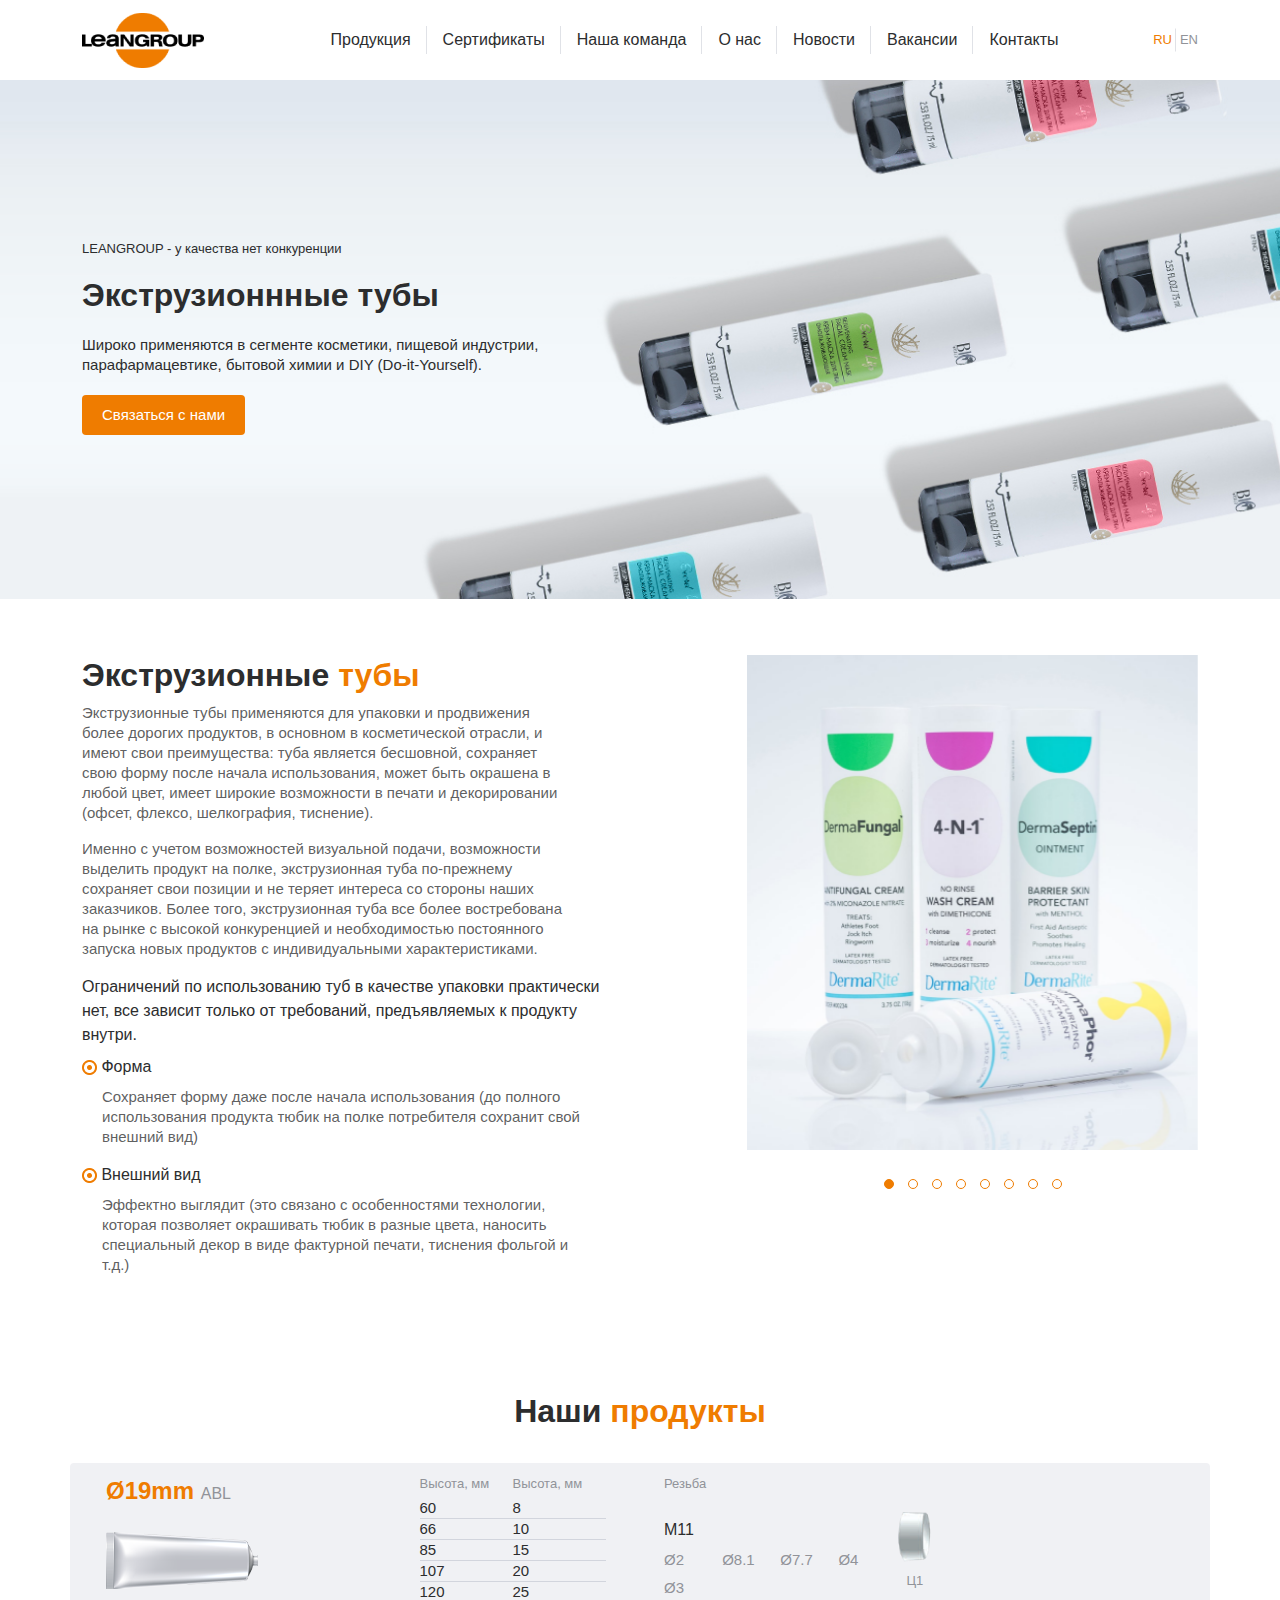
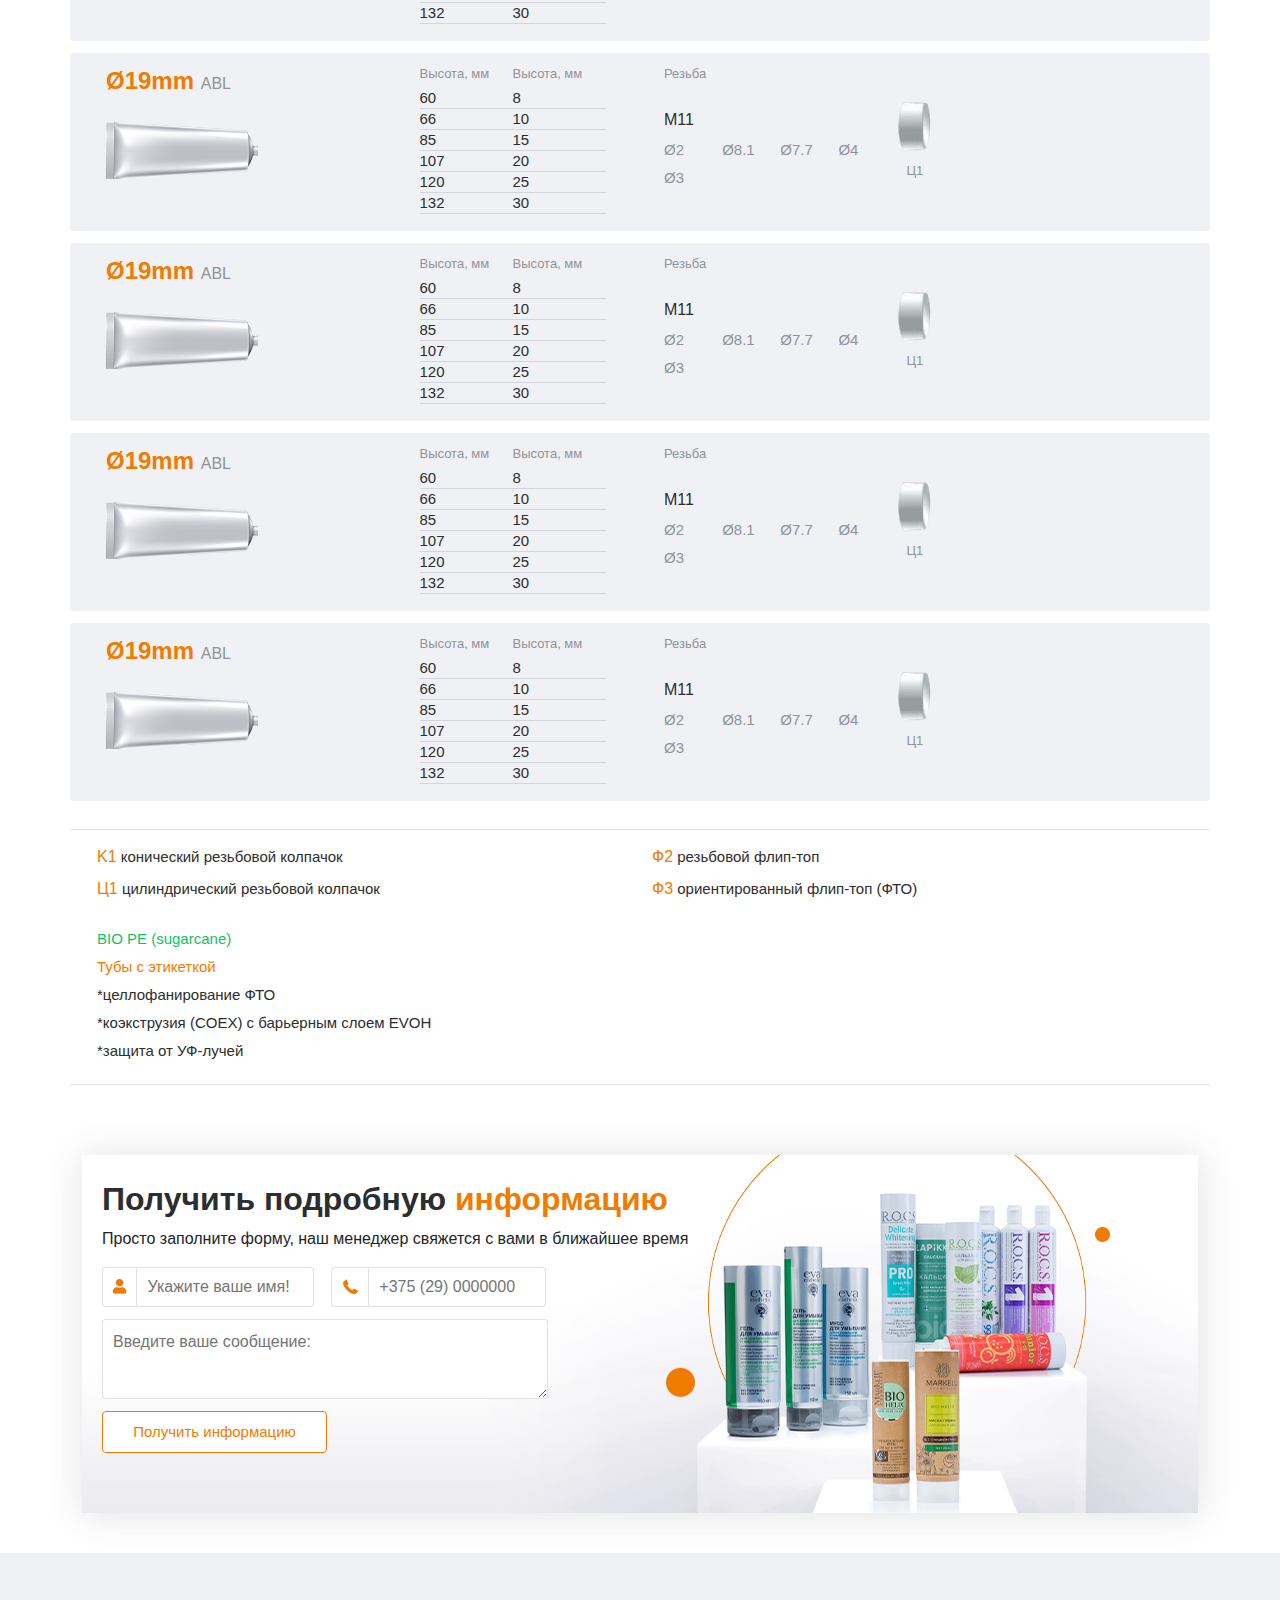
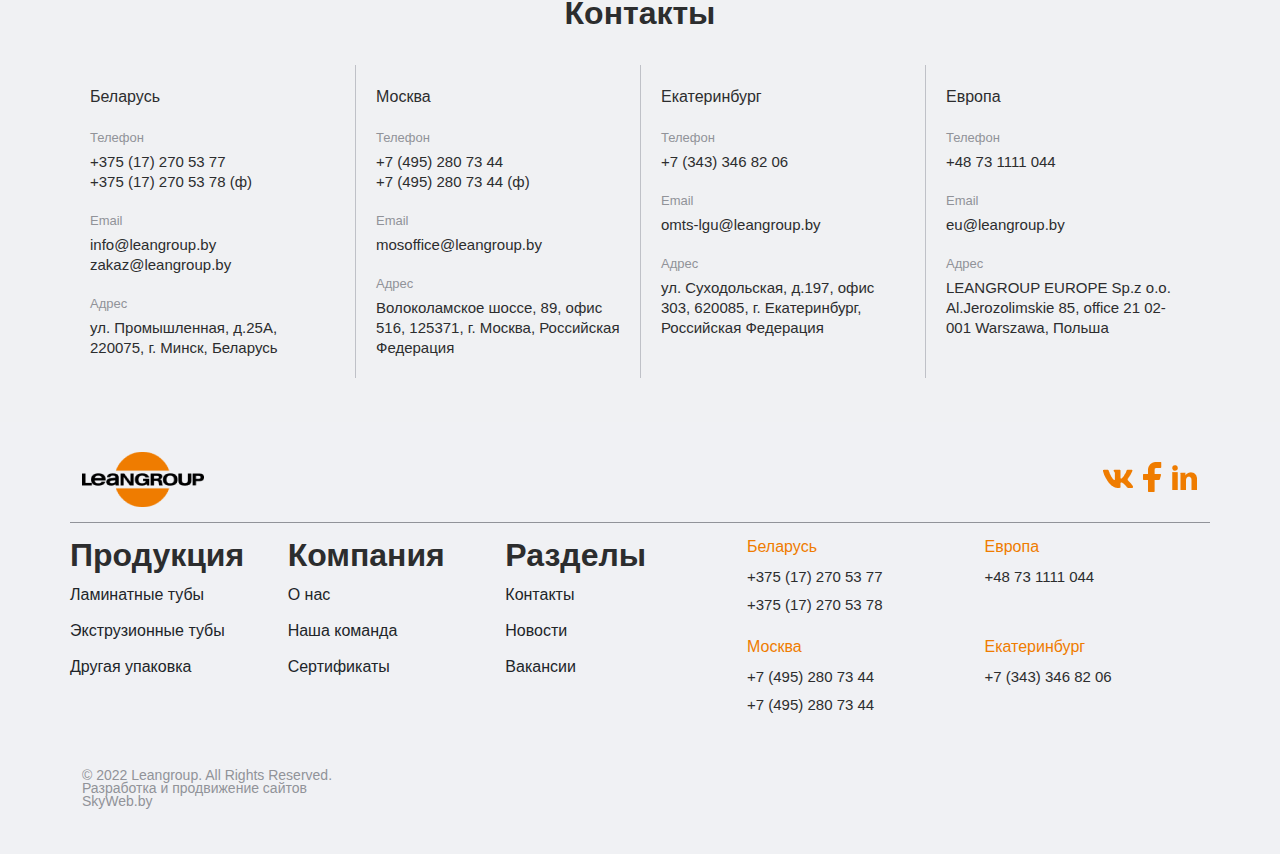
<file: src/pages/exrt/index.html>
<!DOCTYPE html>
<html lang="en">
<head>
    <meta charset="UTF-8">
    <meta http-equiv="X-UA-Compatible" content="IE=edge">
    <meta name="viewport" content="width=device-width, initial-scale=1.0">
    <title>Экструзионнные тубы</title>
    <link rel="stylesheet" href="../../style/style.css">
</head>
<body>
    <header class="header">
        <div class="container">
            <nav class="nav">
                <a href="../../../index.html" class="logo">
                    <img src="../../images/logo (1).png" alt="lean Goup logo">
                </a>
                <ul class="nav__list">
                    <li class="nav__list-item">
                        <a href="" class="nav__list-link">Продукция</a>
                        <div class="dropdown">
                            <a href="../lamin/index.html" class="dropdown__item">Ламинатные тубы</a>
                            <a href="../exrt/index.html" class="dropdown__item">Экструзионные тубы</a>
                            <a href="../other/index.html" class="dropdown__item">Другая упаковка</a>
                        </div>
                    </li>
                    <li class="nav__list-item">
                        <a href="#certificates" class="nav__list-link">Сертификаты</a>
                    </li>
                    <li class="nav__list-item">
                        <a href="../team/index.html" class="nav__list-link">Наша команда</a>
                    </li>
                    <li class="nav__list-item">
                        <a href="../about/index.html" class="nav__list-link">О нас</a>
                    </li>
                    <li class="nav__list-item">
                        <a href="#news" class="nav__list-link">Новости</a>
                    </li>
                    <li class="nav__list-item">
                        <a href="#" class="nav__list-link">Вакансии</a>
                    </li>
                    <li class="nav__list-item">
                        <a href="../contacts/index.html" class="nav__list-link">Контакты</a>
                    </li>
                </ul>
                <div class="lang">
                    <button class="lang__item lang__item_active">RU</button>
                    <button class="lang__item">EN</button>
                </div>
            </nav>
        </div>
    </header>
    <main>
        <section class="home">
            <div class="slide-item slide-item_second">
                <div class="container">
                    <h2 class="slide-item__title">LEANGROUP - у качества нет конкуренции</h2>
                    <h2 class="slide-item__subtitle">Экструзионнные тубы</h2>
                    <p class="slide-item__description">Широко применяются в сегменте косметики, пищевой индустрии, парафармацевтике, бытовой химии и DIY (Do-it-Yourself).</p>
                    <a href="../contacts/" class="slide-item__link">Связаться с нами</a>
                </div>
            </div>
        </section>
        <section class="extrusion-tubes">
            <div class="container">
                <div class="row">
                    <div class="col-7">
                        <h2 class="title">
                            Экструзионные <span>тубы</span>
                        </h2>
                        <p class="extrusion-tubes__description">
                            Экструзионные тубы применяются для упаковки и продвижения более дорогих продуктов, в основном в косметической отрасли, и имеют свои преимущества: туба является бесшовной, сохраняет свою форму после начала использования, может быть окрашена в любой цвет, имеет широкие возможности в печати и декорировании (офсет, флексо, шелкография, тиснение).
                        </p>
                        <p class="extrusion-tubes__description">
                            Именно с учетом возможностей визуальной подачи, возможности выделить продукт на полке, экструзионная туба по-прежнему сохраняет свои позиции и не теряет интереса со стороны наших заказчиков. Более того, экструзионная туба все более востребована на рынке с высокой конкуренцией и необходимостью постоянного запуска новых продуктов с индивидуальными характеристиками.
                        </p>
                        <h3 class="extrusion-tubes__subtitle">
                            Ограничений по использованию туб в качестве упаковки практически нет, все зависит только от требований, предъявляемых к продукту внутри.
                        </h3>
                        <h3 class="extrusion-tubes__subtitle">
                            <span><img src="../../images/laminate-tubes/dot.png" alt=""></span>
                            Форма
                        </h3>
                        <p class="extrusion-tubes__description_short">
                            Сохраняет форму даже после начала использования (до полного использования продукта тюбик на полке потребителя сохранит свой внешний вид)
                        </p>
                        <h3 class="extrusion-tubes__subtitle">
                            <span><img src="../../images/laminate-tubes/dot.png" alt=""></span>
                            Внешний вид
                        </h3>
                        <p class="extrusion-tubes__description_short">
                            Эффектно выглядит (это связано с особенностями технологии, которая позволяет окрашивать тюбик в разные цвета, наносить специальный декор в виде фактурной печати, тиснения фольгой и т.д.)
                        </p>
                    </div>
                    <div class="col-5">
                        <div class="owl-carousel owl-theme owl-loaded extrusion-slider">
                            <div class="owl-stage-outer">
                                <div class="owl-stage">
                                    <div class="owl-item">
                                        <img src="../../images/extrusion-tubes/1.png" alt="">
                                    </div>
                                    <div class="owl-item">
                                        <img src="../../images/extrusion-tubes/1.png" alt="">
                                    </div>
                                    <div class="owl-item">
                                        <img src="../../images/extrusion-tubes/1.png" alt="">
                                    </div>
                                    <div class="owl-item">
                                        <img src="../../images/extrusion-tubes/1.png" alt="">
                                    </div>
                                    <div class="owl-item">
                                        <img src="../../images/extrusion-tubes/1.png" alt="">
                                    </div>
                                    <div class="owl-item">
                                        <img src="../../images/extrusion-tubes/1.png" alt="">
                                    </div>
                                    <div class="owl-item">
                                        <img src="../../images/extrusion-tubes/1.png" alt="">
                                    </div>
                                    <div class="owl-item">
                                        <img src="../../images/extrusion-tubes/1.png" alt="">
                                    </div>
                                </div>
                            </div>
                        </div>
                    </div>
                </div>
            </div>
        </section>
        <section class="our-products" id="extr-products">
            <div class="container">
                <h2 class="title">
                    Наши <span>продукты</span>
                </h2>
                <div class="row row__bg">
                    <div class="col-6">
                        <div class="row">
                            <div class="col-7">
                                <h2 class="our-products__name">
                                    Ø19mm <span>ABL</span>
                                    <img src="../../images/our-products/tube.png" alt="tube img">
                                </h2>
                            </div>
                            <div class="col-4">
                                <div class="row row__title">
                                    <div class="col">Высота, мм</div>
                                    <div class="col">Высота, мм</div>
                                </div>
                                <div class="row row__size">
                                    <div class="col">60</div>
                                    <div class="col">8</div>
                                </div>
                                <div class="row row__size">
                                    <div class="col">66</div>
                                    <div class="col">10</div>
                                </div>
                                <div class="row row__size">
                                    <div class="col">85</div>
                                    <div class="col">15</div>
                                </div>
                                <div class="row row__size">
                                    <div class="col">107</div>
                                    <div class="col">20</div>
                                </div>
                                <div class="row row__size">
                                    <div class="col">120</div>
                                    <div class="col">25</div>
                                </div>
                                <div class="row row__size">
                                    <div class="col">132</div>
                                    <div class="col">30</div>
                                </div>
                            </div>
                        </div>
                    </div>
                    <div class="col-6">
                        <div class="row">
                            <div class="col-12">
                                <div class="thread">Резьба</div>
                            </div>
                            <div class="col-5">
                                <div class="m11">M11</div>
                                <div class="row">
                                    <div class="col col__diametr">Ø2</div>
                                    <div class="col col__diametr">Ø8.1</div>
                                    <div class="col col__diametr">Ø7.7</div>
                                    <div class="col col__diametr">Ø4</div>
                                    <div class="col col__diametr">Ø3</div>
                                </div>
                            </div>
                            <div class="col-7">
                                <div class="row">
                                    <div class="col col__figure">
                                        <img src="../../images/our-products/2-2.png" alt="thread img">
                                        <div class="col__figure_caption">Ц1</div>
                                    </div>
                                </div>
                            </div>
                        </div>
                    </div>
                </div>
                <div class="row row__bg">
                    <div class="col-6">
                        <div class="row">
                            <div class="col-7">
                                <h2 class="our-products__name">
                                    Ø19mm <span>ABL</span>
                                    <img src="../../images/our-products/tube.png" alt="tube img">
                                </h2>
                            </div>
                            <div class="col-4">
                                <div class="row row__title">
                                    <div class="col">Высота, мм</div>
                                    <div class="col">Высота, мм</div>
                                </div>
                                <div class="row row__size">
                                    <div class="col">60</div>
                                    <div class="col">8</div>
                                </div>
                                <div class="row row__size">
                                    <div class="col">66</div>
                                    <div class="col">10</div>
                                </div>
                                <div class="row row__size">
                                    <div class="col">85</div>
                                    <div class="col">15</div>
                                </div>
                                <div class="row row__size">
                                    <div class="col">107</div>
                                    <div class="col">20</div>
                                </div>
                                <div class="row row__size">
                                    <div class="col">120</div>
                                    <div class="col">25</div>
                                </div>
                                <div class="row row__size">
                                    <div class="col">132</div>
                                    <div class="col">30</div>
                                </div>
                            </div>
                        </div>
                    </div>
                    <div class="col-6">
                        <div class="row">
                            <div class="col-12">
                                <div class="thread">Резьба</div>
                            </div>
                            <div class="col-5">
                                <div class="m11">M11</div>
                                <div class="row">
                                    <div class="col col__diametr">Ø2</div>
                                    <div class="col col__diametr">Ø8.1</div>
                                    <div class="col col__diametr">Ø7.7</div>
                                    <div class="col col__diametr">Ø4</div>
                                    <div class="col col__diametr">Ø3</div>
                                </div>
                            </div>
                            <div class="col-7">
                                <div class="row">
                                    <div class="col col__figure">
                                        <img src="../../images/our-products/2-2.png" alt="thread img">
                                        <div class="col__figure_caption">Ц1</div>
                                    </div>
                                </div>
                            </div>
                        </div>
                    </div>
                </div>
                <div class="row row__bg">
                    <div class="col-6">
                        <div class="row">
                            <div class="col-7">
                                <h2 class="our-products__name">
                                    Ø19mm <span>ABL</span>
                                    <img src="../../images/our-products/tube.png" alt="tube img">
                                </h2>
                            </div>
                            <div class="col-4">
                                <div class="row row__title">
                                    <div class="col">Высота, мм</div>
                                    <div class="col">Высота, мм</div>
                                </div>
                                <div class="row row__size">
                                    <div class="col">60</div>
                                    <div class="col">8</div>
                                </div>
                                <div class="row row__size">
                                    <div class="col">66</div>
                                    <div class="col">10</div>
                                </div>
                                <div class="row row__size">
                                    <div class="col">85</div>
                                    <div class="col">15</div>
                                </div>
                                <div class="row row__size">
                                    <div class="col">107</div>
                                    <div class="col">20</div>
                                </div>
                                <div class="row row__size">
                                    <div class="col">120</div>
                                    <div class="col">25</div>
                                </div>
                                <div class="row row__size">
                                    <div class="col">132</div>
                                    <div class="col">30</div>
                                </div>
                            </div>
                        </div>
                    </div>
                    <div class="col-6">
                        <div class="row">
                            <div class="col-12">
                                <div class="thread">Резьба</div>
                            </div>
                            <div class="col-5">
                                <div class="m11">M11</div>
                                <div class="row">
                                    <div class="col col__diametr">Ø2</div>
                                    <div class="col col__diametr">Ø8.1</div>
                                    <div class="col col__diametr">Ø7.7</div>
                                    <div class="col col__diametr">Ø4</div>
                                    <div class="col col__diametr">Ø3</div>
                                </div>
                            </div>
                            <div class="col-7">
                                <div class="row">
                                    <div class="col col__figure">
                                        <img src="../../images/our-products/2-2.png" alt="thread img">
                                        <div class="col__figure_caption">Ц1</div>
                                    </div>
                                </div>
                            </div>
                        </div>
                    </div>
                </div>
                <div class="row row__bg">
                    <div class="col-6">
                        <div class="row">
                            <div class="col-7">
                                <h2 class="our-products__name">
                                    Ø19mm <span>ABL</span>
                                    <img src="../../images/our-products/tube.png" alt="tube img">
                                </h2>
                            </div>
                            <div class="col-4">
                                <div class="row row__title">
                                    <div class="col">Высота, мм</div>
                                    <div class="col">Высота, мм</div>
                                </div>
                                <div class="row row__size">
                                    <div class="col">60</div>
                                    <div class="col">8</div>
                                </div>
                                <div class="row row__size">
                                    <div class="col">66</div>
                                    <div class="col">10</div>
                                </div>
                                <div class="row row__size">
                                    <div class="col">85</div>
                                    <div class="col">15</div>
                                </div>
                                <div class="row row__size">
                                    <div class="col">107</div>
                                    <div class="col">20</div>
                                </div>
                                <div class="row row__size">
                                    <div class="col">120</div>
                                    <div class="col">25</div>
                                </div>
                                <div class="row row__size">
                                    <div class="col">132</div>
                                    <div class="col">30</div>
                                </div>
                            </div>
                        </div>
                    </div>
                    <div class="col-6">
                        <div class="row">
                            <div class="col-12">
                                <div class="thread">Резьба</div>
                            </div>
                            <div class="col-5">
                                <div class="m11">M11</div>
                                <div class="row">
                                    <div class="col col__diametr">Ø2</div>
                                    <div class="col col__diametr">Ø8.1</div>
                                    <div class="col col__diametr">Ø7.7</div>
                                    <div class="col col__diametr">Ø4</div>
                                    <div class="col col__diametr">Ø3</div>
                                </div>
                            </div>
                            <div class="col-7">
                                <div class="row">
                                    <div class="col col__figure">
                                        <img src="../../images/our-products/2-2.png" alt="thread img">
                                        <div class="col__figure_caption">Ц1</div>
                                    </div>
                                </div>
                            </div>
                        </div>
                    </div>
                </div>
                <div class="row row__bg">
                    <div class="col-6">
                        <div class="row">
                            <div class="col-7">
                                <h2 class="our-products__name">
                                    Ø19mm <span>ABL</span>
                                    <img src="../../images/our-products/tube.png" alt="tube img">
                                </h2>
                            </div>
                            <div class="col-4">
                                <div class="row row__title">
                                    <div class="col">Высота, мм</div>
                                    <div class="col">Высота, мм</div>
                                </div>
                                <div class="row row__size">
                                    <div class="col">60</div>
                                    <div class="col">8</div>
                                </div>
                                <div class="row row__size">
                                    <div class="col">66</div>
                                    <div class="col">10</div>
                                </div>
                                <div class="row row__size">
                                    <div class="col">85</div>
                                    <div class="col">15</div>
                                </div>
                                <div class="row row__size">
                                    <div class="col">107</div>
                                    <div class="col">20</div>
                                </div>
                                <div class="row row__size">
                                    <div class="col">120</div>
                                    <div class="col">25</div>
                                </div>
                                <div class="row row__size">
                                    <div class="col">132</div>
                                    <div class="col">30</div>
                                </div>
                            </div>
                        </div>
                    </div>
                    <div class="col-6">
                        <div class="row">
                            <div class="col-12">
                                <div class="thread">Резьба</div>
                            </div>
                            <div class="col-5">
                                <div class="m11">M11</div>
                                <div class="row">
                                    <div class="col col__diametr">Ø2</div>
                                    <div class="col col__diametr">Ø8.1</div>
                                    <div class="col col__diametr">Ø7.7</div>
                                    <div class="col col__diametr">Ø4</div>
                                    <div class="col col__diametr">Ø3</div>
                                </div>
                            </div>
                            <div class="col-7">
                                <div class="row">
                                    <div class="col col__figure">
                                        <img src="../../images/our-products/2-2.png" alt="thread img">
                                        <div class="col__figure_caption">Ц1</div>
                                    </div>
                                </div>
                            </div>
                        </div>
                    </div>
                </div>
                <div class="row row__bt">
                    <div class="col-6">
                        <h3 class="thread__title">
                            <span>K1</span>
                            конический резьбовой колпачок
                        </h3>
                        <h3 class="thread__title">
                            <span>Ц1</span>
                            цилиндрический резьбовой колпачок
                        </h3>
                    </div>
                    <div class="col-6">
                        <h3 class="thread__title">
                            <span>Ф2</span>
                            резьбовой флип-топ
                        </h3>
                        <h3 class="thread__title">
                            <span>Ф3</span>
                            ориентированный флип-топ (ФТО)
                        </h3>
                    </div>
                    <div class="col-6">
                        <h2 class="green">
                            BIO PE (sugarcane)
                        </h2>
                        <h2 class="oreng">
                            Тубы с этикеткой
                        </h2>
                        <h3 class="thread__description">*целлофанирование ФТО</h3>
                        <h3 class="thread__description">*коэкструзия (COEX) с барьерным слоем EVOH</h3>
                        <h3 class="thread__description">*защита от УФ-лучей</h3>
                    </div>
                </div>
            </div>
        </section>
        <section class="Feedback">
            <div class="container">
                <div class="feedback__bg">
                    <h2 class="title">
                    Получить подробную <span>информацию</span>
                    </h2>
                    <p class="subtitle">Просто заполните форму, наш менеджер свяжется с вами в ближайшее время</p>
                    <form class="form">
                        <div class="feedback__input">
                            <label class="form__label">
                                <img src="../../images/feedback/1.png" alt="" class="form__img_name">
                                <input class="form__input" type="text" placeholder="Укажите ваше имя!" />
                            </label>
                            <label class="form__label">
                                <img src="../../images/feedback/2.png" alt="" class="form__img_phone">
                                <input class="form__input" type="tel" placeholder="+375 (29) 0000000" />
                            </label>
                        </div>
                        <textarea class="form__texta" cols="30" rows="10" placeholder="Введите ваше сообщение:"></textarea>
                        <button class="form__btn" type="submit">Получить информацию</button>
                    </form>
                </div>
           </div>
        </section>
        <section class="contacts">
            <div class="container">
                <h2 class="title">Контакты</h2>
                <div class="row">
                    <div class="col-3">
                        <h3 class="contacts__place">Беларусь</h3>
                        <span class="contacts__lbl">Телефон</span>
                        <li class="contacts__phone">+375 (17) 270 53 77</li>
                        <li class="contacts__phone">+375 (17) 270 53 78 (ф)</li>
                        <span class="contacts__lbl">Email</span>
                        <li class="contacts__mail">info@leangroup.by</li>
                        <li class="contacts__mail">zakaz@leangroup.by</li>
                        <span class="contacts__lbl">Адрес</span>
                        <li class="contacts__location">ул. Промышленная, д.25А, 220075, г. Минск, Беларусь</li>
                    </div>
                    <div class="col-3">
                        <h3 class="contacts__place">Москва</h3>
                        <span class="contacts__lbl">Телефон</span>
                        <li class="contacts__phone">+7 (495) 280 73 44</li>
                        <li class="contacts__phone">+7 (495) 280 73 44 (ф)</li>
                        <span class="contacts__lbl">Email</span>
                        <li class="contacts__mail">mosoffice@leangroup.by  </li>
                        <span class="contacts__lbl">Адрес</span>
                        <li class="contacts__location">Волоколамское шоссе, 89, офис 516, 125371, г. Москва, Российская Федерация</li>
                    </div>
                    <div class="col-3">
                        <h3 class="contacts__place">Екатеринбург</h3>
                        <span class="contacts__lbl">Телефон</span>
                        <li class="contacts__phone">+7 (343) 346 82 06</li>
                        <span class="contacts__lbl">Email</span>
                        <li class="contacts__mail">omts-lgu@leangroup.by</li>
                        <span class="contacts__lbl">Адрес</span>
                        <li class="contacts__location">ул. Суходольская, д.197, офис 303, 620085, г. Екатеринбург, Российская Федерация</li>
                    </div>
                    <div class="col-3">
                        <h3 class="contacts__place">Европа</h3>
                        <span class="contacts__lbl">Телефон</span>
                        <li class="contacts__phone">+48 73 1111 044</li>
                        <span class="contacts__lbl">Email</span>
                        <li class="contacts__mail">eu@leangroup.by</li>
                        <span class="contacts__lbl">Адрес</span>
                        <li class="contacts__location">LEANGROUP EUROPE Sp.z o.o. Al.Jerozolimskie 85, office 21 02-001 Warszawa, Польша</li>
                    </div>
                </div>
            </div>
        </section>
        <section class="map">
            <script type="text/javascript" charset="utf-8" async src="https://api-maps.yandex.ru/services/constructor/1.0/js/?um=constructor%3Ac9cb07a41170bfc7a62d0348894108f07a1ff032f5fcc2a1bda5f659a045da07&amp;width=100%25&amp;height=538&amp;lang=ru_RU"></script>
        </section>
    </main>
    <footer class="footer">
        <div class="container">
            <div class="row row__ftr">
                <div class="col-8">
                    <a href="../../../" class="logo__link">
                        <img src="../../images/logo (1).png" alt="logo">
                    </a>
                </div>
                <div class="col-4">
                    <ul class="footer__socials">
                        <li class="footer__icon">
                            <a href="#" class="footer__soial">
                                <img src="../../images/vk.png" alt="vk">
                            </a>
                        </li>
                        <li class="footer__icon">
                            <a href="#" class="footer__soial">
                                <img src="../../images/fb.png" alt="fb">
                            </a>
                        </li>
                        <li class="footer__icon">
                            <a href="#" class="footer__soial">
                                <img src="../../images/linkedin.png" alt="linkidin">
                            </a>
                        </li>
                    </ul>
                </div>
            </div>
            <div class="row">
                <div class="col-7">
                    <div class="row">
                        <div class="nav">
                            <div class="col-4">
                                <h2 class="title">Продукция</h2>
                                <ul class="nav__list">
                                    <li class="nav__list-item">
                                        <a href="../lamin/" class="nav__list-link">Ламинатные тубы</a>
                                    </li>
                                    <li class="nav__list-item">
                                        <a href="../exrt/" class="nav__list-link">Экструзионные тубы</a>
                                    </li>
                                    <li class="nav__list-item">
                                        <a href="../other/" class="nav__list-link">Другая упаковка</a>
                                    </li>
                                </ul>
                            </div>
                            <div class="col-4">
                                <h2 class="title">Компания</h2>
                                <ul class="nav__list">
                                    <li class="nav__list-item">
                                        <a href="../about/" class="nav__list-link">О нас</a>
                                    </li>
                                    <li class="nav__list-item">
                                        <a href="../team/" class="nav__list-link">Наша команда</a>
                                    </li>
                                    <li class="nav__list-item">
                                        <a href="#certificates" class="nav__list-link">Сертификаты</a>
                                    </li>
                                </ul>
                            </div>
                            <div class="col-4">
                                <h2 class="title">Разделы</h2>
                                <ul class="nav__list">
                                    <li class="nav__list-item">
                                        <a href="../contacts/" class="nav__list-link">Контакты</a>
                                    </li>
                                    <li class="nav__list-item">
                                        <a href="#news" class="nav__list-link">Новости</a>
                                    </li>
                                    <li class="nav__list-item">
                                        <a href="#" class="nav__list-link">Вакансии</a>
                                    </li>
                                </ul>
                            </div>
                        </div>
                    </div>
                </div>
                <div class="col-5">
                    <div class="row">
                        <div class="col-6">
                            <h3 class="cnt__title">Беларусь</h3>
                            <h4 class="cnt__phone">+375 (17) 270 53 77</h4>
                            <h4 class="cnt__phone">+375 (17) 270 53 78</h4>
                        </div>
                        <div class="col-6">
                            <h3 class="cnt__title">Европа</h3>
                            <h4 class="cnt__phone">+48 73 1111 044</h4>
                        </div>
                        <div class="col-6">
                            <h3 class="cnt__title">Москва</h3>
                            <h4 class="cnt__phone">+7 (495) 280 73 44</h4>
                            <h4 class="cnt__phone">+7 (495) 280 73 44</h4>
                        </div>
                        <div class="col-6">
                            <h3 class="cnt__title">Екатеринбург</h3>
                            <h4 class="cnt__phone">+7 (343) 346 82 06</h4>
                        </div>
                    </div>
                </div>
            </div>
            <div class="col-3">
                <p class="footer__description">
                    © 2022 Leangroup. All Rights Reserved. Разработка и продвижение сайтов SkyWeb.by
                </p>
            </div>
        </div>
    </footer>
    <script src="../../libs/jquery/jquery.js"></script>
    <script src="../../libs/owl/owl.carousel.min.js"></script>
    <script src="../../js/main.js"></script>
</body>
</html>
</file>
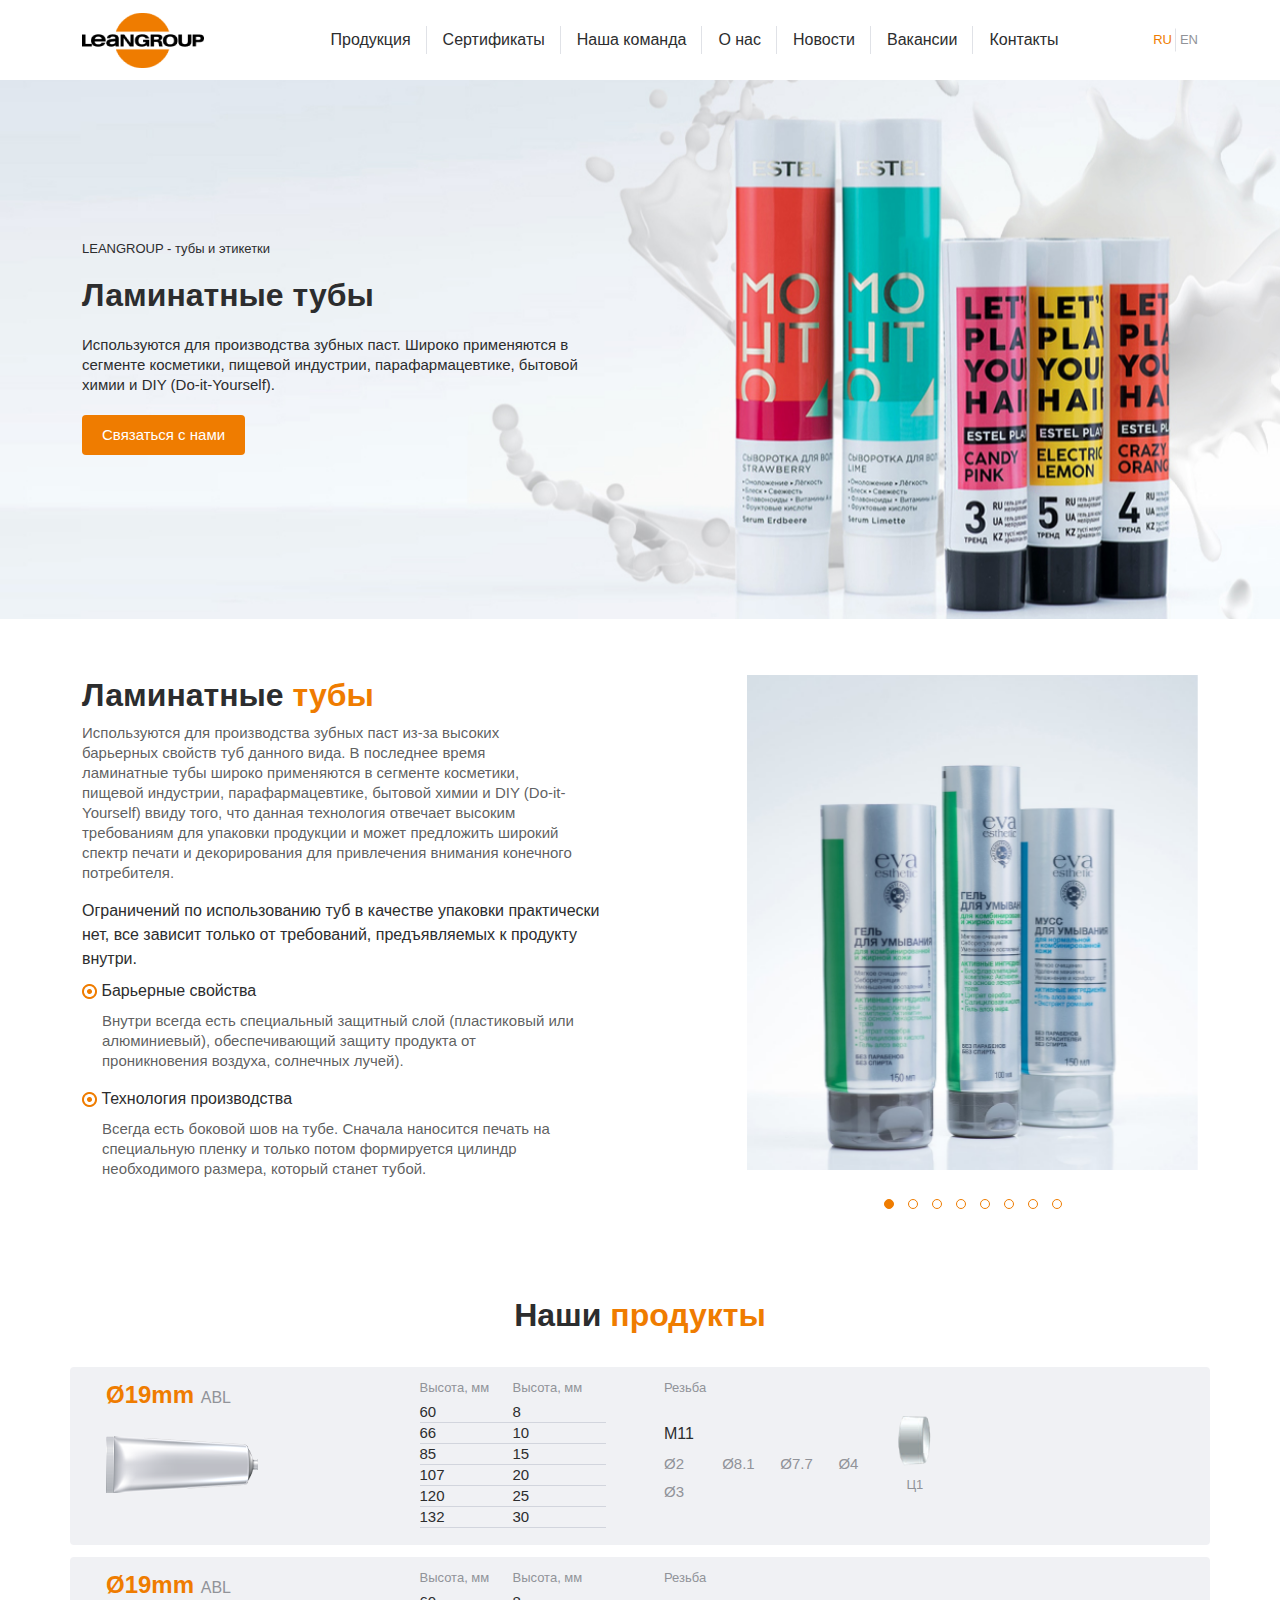
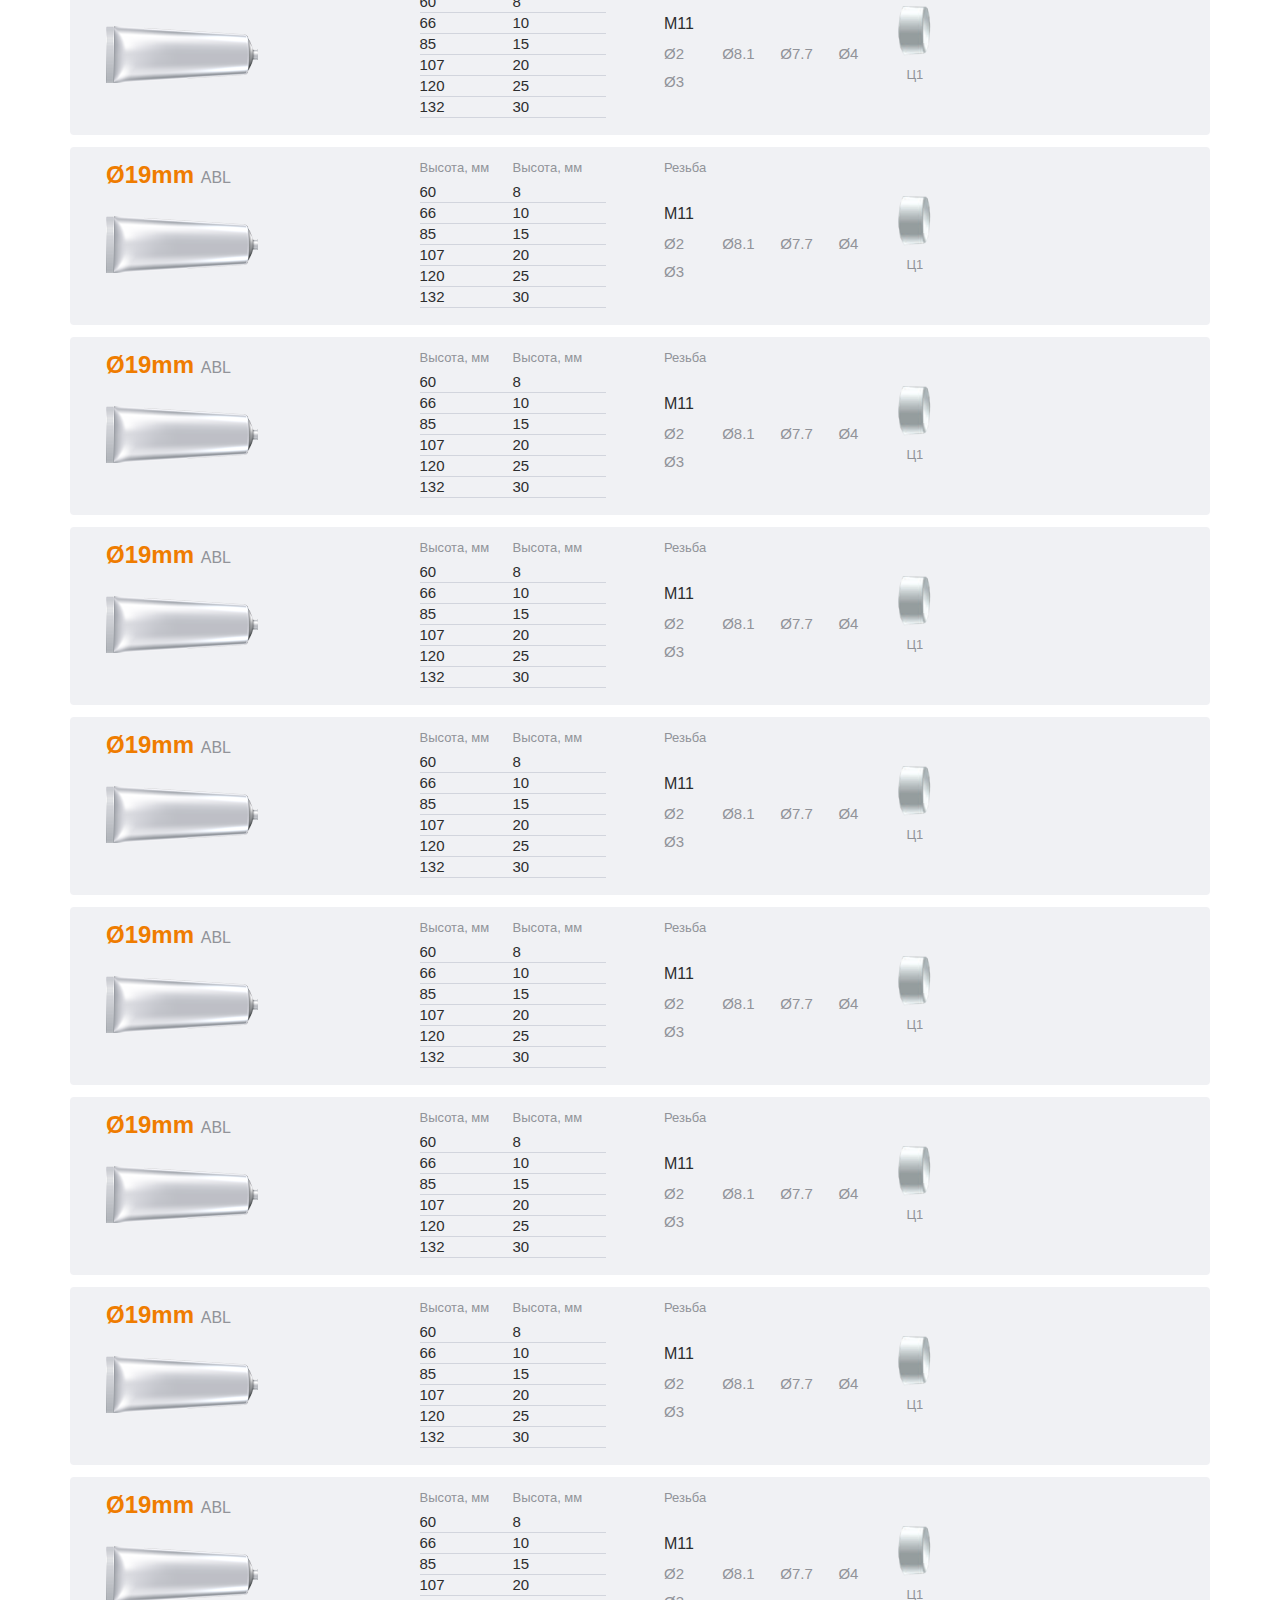
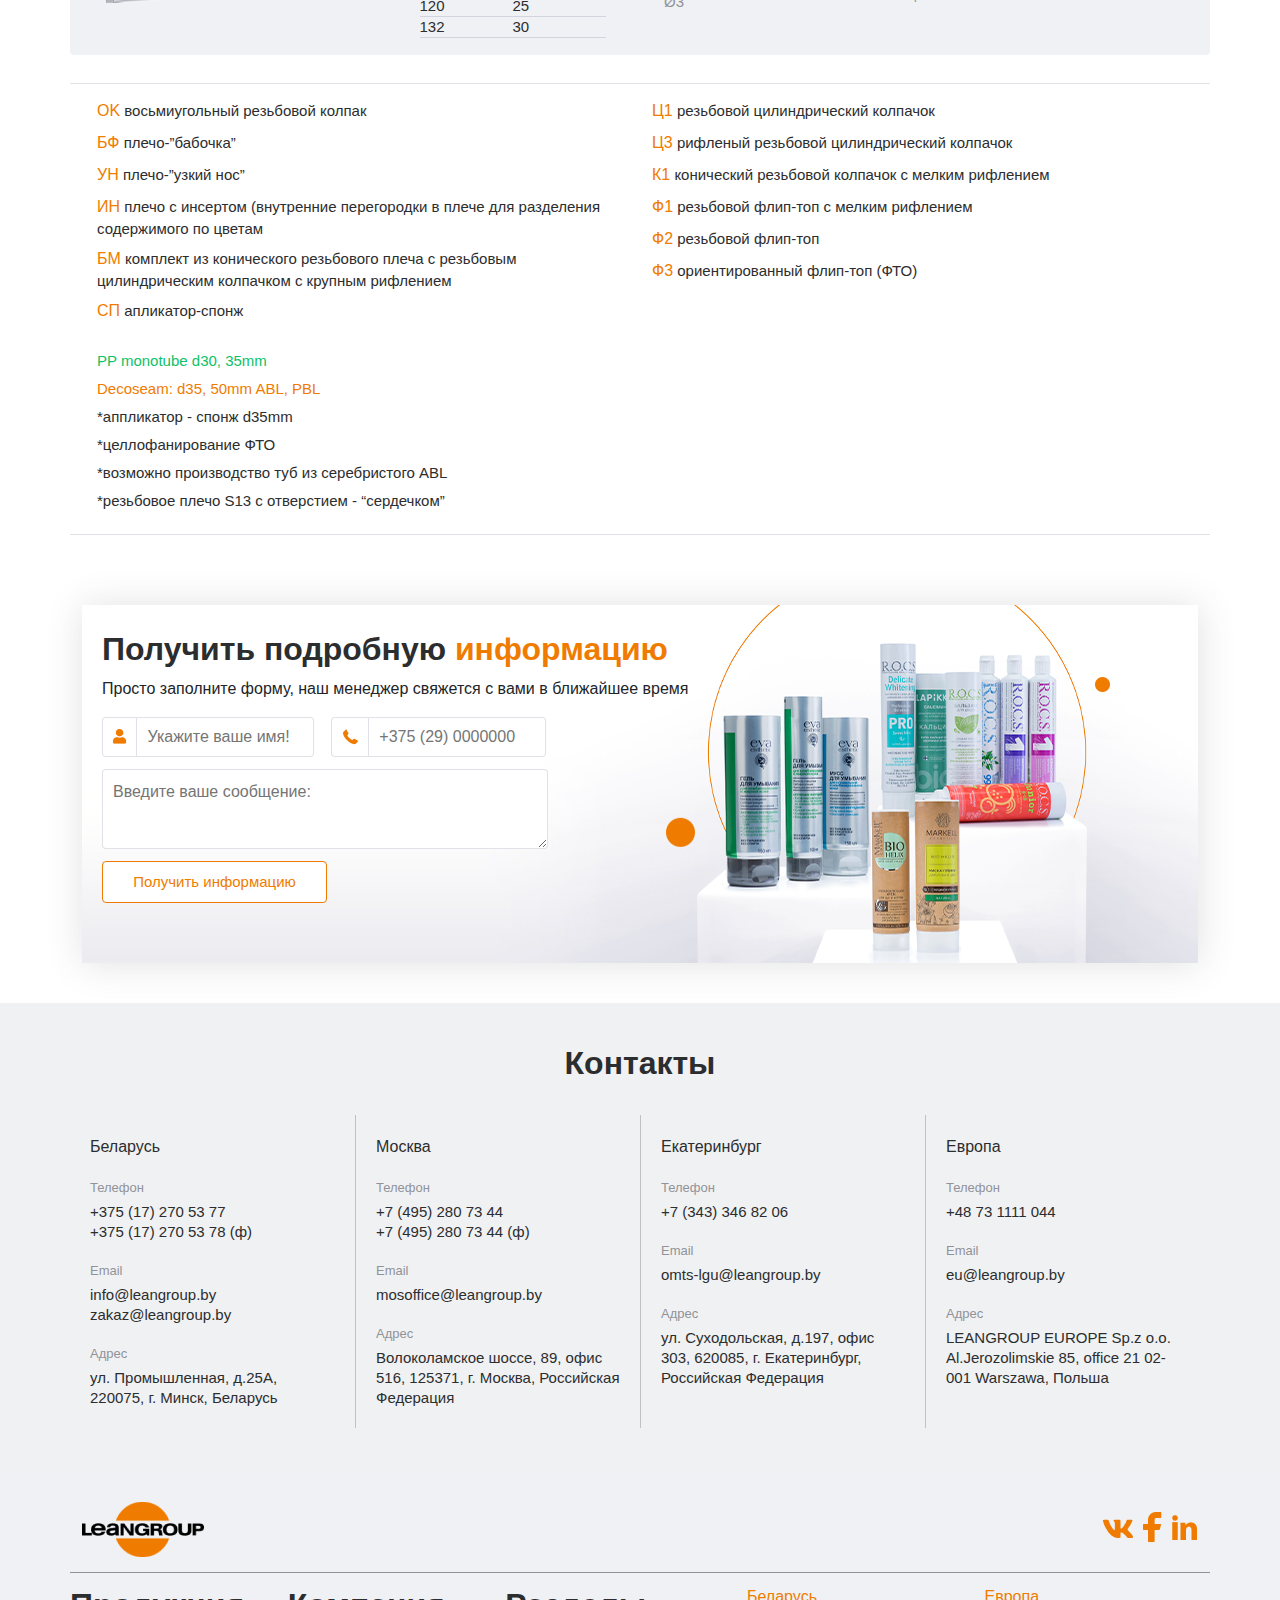
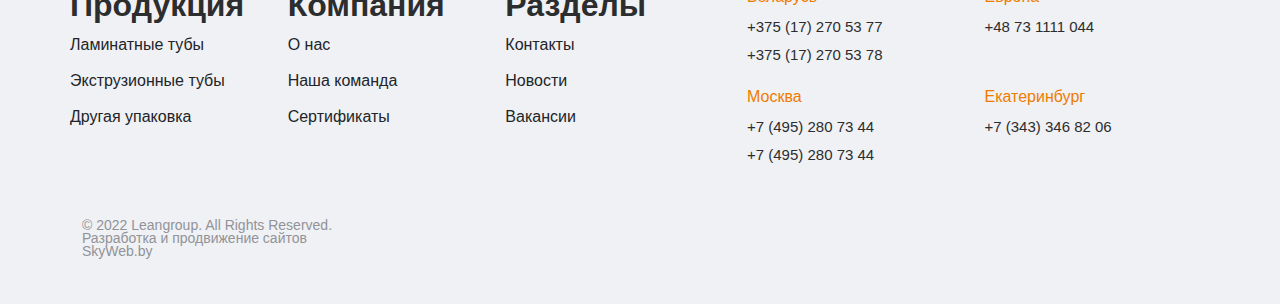
<file: src/pages/lamin/index.html>
<!DOCTYPE html>
<html lang="en">
<head>
    <meta charset="UTF-8">
    <meta http-equiv="X-UA-Compatible" content="IE=edge">
    <meta name="viewport" content="width=device-width, initial-scale=1.0">
    <title>Ламинатные тубы</title>
    <link rel="stylesheet" href="../../style/style.css">
</head>
<body>
    <header class="header">
        <div class="container">
            <nav class="nav">
                <a href="../../../" class="logo">
                    <img src="../../images/logo (1).png" alt="lean Goup logo">
                </a>
                <ul class="nav__list">
                    <li class="nav__list-item">
                        <a href="" class="nav__list-link">Продукция</a>
                        <div class="dropdown">
                            <a href="../lamin/index.html" class="dropdown__item">Ламинатные тубы</a>
                            <a href="../exrt/index.html" class="dropdown__item">Экструзионные тубы</a>
                            <a href="../other/index.html" class="dropdown__item">Другая упаковка</a>
                        </div>
                    </li>
                    <li class="nav__list-item">
                        <a href="#certificates" class="nav__list-link">Сертификаты</a>
                    </li>
                    <li class="nav__list-item">
                        <a href="../team/index.html" class="nav__list-link">Наша команда</a>
                    </li>
                    <li class="nav__list-item">
                        <a href="../about/index.html" class="nav__list-link">О нас</a>
                    </li>
                    <li class="nav__list-item">
                        <a href="#news" class="nav__list-link">Новости</a>
                    </li>
                    <li class="nav__list-item">
                        <a href="#" class="nav__list-link">Вакансии</a>
                    </li>
                    <li class="nav__list-item">
                        <a href="../contacts/index.html" class="nav__list-link">Контакты</a>
                    </li>
                </ul>
                <div class="lang">
                    <button class="lang__item lang__item_active">RU</button>
                    <button class="lang__item">EN</button>
                </div>
            </nav>
        </div>
    </header>
    <main>
        <section class="home">
            <div class="slide-item slide-item_first">
                <div class="container">
                    <h1 class="slide-item__title">LEANGROUP - тубы и этикетки</h1>
                    <h2 class="slide-item__subtitle">Ламинатные тубы</h2>
                    <p class="slide-item__description">Используются для производства зубных паст. Широко применяются в сегменте косметики, пищевой индустрии, парафармацевтике, бытовой химии и DIY (Do-it-Yourself).</p>
                    <a href="../contacts/" class="slide-item__link">Связаться с нами</a>
                </div>
            </div>
        </section>
        <section class="laminate-tubes">
            <div class="container">
                <div class="row">
                    <div class="col-7">
                        <h2 class="title">
                            Ламинатные <span>тубы</span>
                        </h2>
                        <p class="laminate-tubes__description">
                            Используются для производства зубных паст из-за высоких барьерных свойств туб данного вида. В последнее время ламинатные тубы широко применяются в сегменте косметики, пищевой индустрии, парафармацевтике, бытовой химии и DIY (Do-it-Yourself) ввиду того, что данная технология отвечает высоким требованиям для упаковки продукции и может предложить широкий спектр печати и декорирования для привлечения внимания конечного потребителя.
                        </p>
                        <h3 class="laminate-tubes__subtitle">
                            Ограничений по использованию туб в качестве упаковки практически нет, все зависит только от требований, предъявляемых к продукту внутри.
                        </h3>
                        <h3 class="laminate-tubes__subtitle">
                            <span><img src="../../images/laminate-tubes/dot.png" alt=""></span>
                            Барьерные свойства
                        </h3>
                        <p class="laminate-tubes__description_short">
                            Внутри всегда есть специальный защитный слой (пластиковый или алюминиевый), обеспечивающий защиту продукта от проникновения воздуха, солнечных лучей).
                        </p>
                        <h3 class="laminate-tubes__subtitle">
                            <span><img src="../../images/laminate-tubes/dot.png" alt=""></span>
                            Технология производства
                        </h3>
                        <p class="laminate-tubes__description_short">
                            Всегда есть боковой шов на тубе. Cначала наносится печать на специальную пленку и только потом формируется цилиндр необходимого размера, который станет тубой.
                        </p>
                    </div>
                    <div class="col-5">
                        <div class="owl-carousel owl-theme owl-loaded laminate-slider">
                            <div class="owl-stage-outer">
                                <div class="owl-stage">
                                    <div class="owl-item">
                                        <img src="../../images/laminate-tubes/slid.png" alt="">
                                    </div>
                                    <div class="owl-item">
                                        <img src="../../images/laminate-tubes/slid.png" alt="">
                                    </div>
                                    <div class="owl-item">
                                        <img src="../../images/laminate-tubes/slid.png" alt="">
                                    </div>
                                    <div class="owl-item">
                                        <img src="../../images/laminate-tubes/slid.png" alt="">
                                    </div>
                                    <div class="owl-item">
                                        <img src="../../images/laminate-tubes/slid.png" alt="">
                                    </div>
                                    <div class="owl-item">
                                        <img src="../../images/laminate-tubes/slid.png" alt="">
                                    </div>
                                    <div class="owl-item">
                                        <img src="../../images/laminate-tubes/slid.png" alt="">
                                    </div>
                                    <div class="owl-item">
                                        <img src="../../images/laminate-tubes/slid.png" alt="">
                                    </div>
                                </div>
                            </div>
                        </div>
                    </div>
                </div>
            </div>
        </section>
        <section class="our-products" id="lam-products">
            <div class="container">
                <h2 class="title">
                    Наши <span>продукты</span>
                </h2>
                <div class="row row__bg">
                    <div class="col-6">
                        <div class="row">
                            <div class="col-7">
                                <h2 class="our-products__name">
                                    Ø19mm <span>ABL</span>
                                    <img src="../../images/our-products/tube.png" alt="tube img">
                                </h2>
                            </div>
                            <div class="col-4">
                                <div class="row row__title">
                                    <div class="col">Высота, мм</div>
                                    <div class="col">Высота, мм</div>
                                </div>
                                <div class="row row__size">
                                    <div class="col">60</div>
                                    <div class="col">8</div>
                                </div>
                                <div class="row row__size">
                                    <div class="col">66</div>
                                    <div class="col">10</div>
                                </div>
                                <div class="row row__size">
                                    <div class="col">85</div>
                                    <div class="col">15</div>
                                </div>
                                <div class="row row__size">
                                    <div class="col">107</div>
                                    <div class="col">20</div>
                                </div>
                                <div class="row row__size">
                                    <div class="col">120</div>
                                    <div class="col">25</div>
                                </div>
                                <div class="row row__size">
                                    <div class="col">132</div>
                                    <div class="col">30</div>
                                </div>
                            </div>
                        </div>
                    </div>
                    <div class="col-6">
                        <div class="row">
                            <div class="col-12">
                                <div class="thread">Резьба</div>
                            </div>
                            <div class="col-5">
                                <div class="m11">M11</div>
                                <div class="row">
                                    <div class="col col__diametr">Ø2</div>
                                    <div class="col col__diametr">Ø8.1</div>
                                    <div class="col col__diametr">Ø7.7</div>
                                    <div class="col col__diametr">Ø4</div>
                                    <div class="col col__diametr">Ø3</div>
                                </div>
                            </div>
                            <div class="col-7">
                                <div class="row">
                                    <div class="col col__figure">
                                        <img src="../../images/our-products/2-2.png" alt="thread img">
                                        <div class="col__figure_caption">Ц1</div>
                                    </div>
                                </div>
                            </div>
                        </div>
                    </div>
                </div>
                <div class="row row__bg">
                    <div class="col-6">
                        <div class="row">
                            <div class="col-7">
                                <h2 class="our-products__name">
                                    Ø19mm <span>ABL</span>
                                    <img src="../../images/our-products/tube.png" alt="tube img">
                                </h2>
                            </div>
                            <div class="col-4">
                                <div class="row row__title">
                                    <div class="col">Высота, мм</div>
                                    <div class="col">Высота, мм</div>
                                </div>
                                <div class="row row__size">
                                    <div class="col">60</div>
                                    <div class="col">8</div>
                                </div>
                                <div class="row row__size">
                                    <div class="col">66</div>
                                    <div class="col">10</div>
                                </div>
                                <div class="row row__size">
                                    <div class="col">85</div>
                                    <div class="col">15</div>
                                </div>
                                <div class="row row__size">
                                    <div class="col">107</div>
                                    <div class="col">20</div>
                                </div>
                                <div class="row row__size">
                                    <div class="col">120</div>
                                    <div class="col">25</div>
                                </div>
                                <div class="row row__size">
                                    <div class="col">132</div>
                                    <div class="col">30</div>
                                </div>
                            </div>
                        </div>
                    </div>
                    <div class="col-6">
                        <div class="row">
                            <div class="col-12">
                                <div class="thread">Резьба</div>
                            </div>
                            <div class="col-5">
                                <div class="m11">M11</div>
                                <div class="row">
                                    <div class="col col__diametr">Ø2</div>
                                    <div class="col col__diametr">Ø8.1</div>
                                    <div class="col col__diametr">Ø7.7</div>
                                    <div class="col col__diametr">Ø4</div>
                                    <div class="col col__diametr">Ø3</div>
                                </div>
                            </div>
                            <div class="col-7">
                                <div class="row">
                                    <div class="col col__figure">
                                        <img src="../../images/our-products/2-2.png" alt="thread img">
                                        <div class="col__figure_caption">Ц1</div>
                                    </div>
                                </div>
                            </div>
                        </div>
                    </div>
                </div>
                <div class="row row__bg">
                    <div class="col-6">
                        <div class="row">
                            <div class="col-7">
                                <h2 class="our-products__name">
                                    Ø19mm <span>ABL</span>
                                    <img src="../../images/our-products/tube.png" alt="tube img">
                                </h2>
                            </div>
                            <div class="col-4">
                                <div class="row row__title">
                                    <div class="col">Высота, мм</div>
                                    <div class="col">Высота, мм</div>
                                </div>
                                <div class="row row__size">
                                    <div class="col">60</div>
                                    <div class="col">8</div>
                                </div>
                                <div class="row row__size">
                                    <div class="col">66</div>
                                    <div class="col">10</div>
                                </div>
                                <div class="row row__size">
                                    <div class="col">85</div>
                                    <div class="col">15</div>
                                </div>
                                <div class="row row__size">
                                    <div class="col">107</div>
                                    <div class="col">20</div>
                                </div>
                                <div class="row row__size">
                                    <div class="col">120</div>
                                    <div class="col">25</div>
                                </div>
                                <div class="row row__size">
                                    <div class="col">132</div>
                                    <div class="col">30</div>
                                </div>
                            </div>
                        </div>
                    </div>
                    <div class="col-6">
                        <div class="row">
                            <div class="col-12">
                                <div class="thread">Резьба</div>
                            </div>
                            <div class="col-5">
                                <div class="m11">M11</div>
                                <div class="row">
                                    <div class="col col__diametr">Ø2</div>
                                    <div class="col col__diametr">Ø8.1</div>
                                    <div class="col col__diametr">Ø7.7</div>
                                    <div class="col col__diametr">Ø4</div>
                                    <div class="col col__diametr">Ø3</div>
                                </div>
                            </div>
                            <div class="col-7">
                                <div class="row">
                                    <div class="col col__figure">
                                        <img src="../../images/our-products/2-2.png" alt="thread img">
                                        <div class="col__figure_caption">Ц1</div>
                                    </div>
                                </div>
                            </div>
                        </div>
                    </div>
                </div>
                <div class="row row__bg">
                    <div class="col-6">
                        <div class="row">
                            <div class="col-7">
                                <h2 class="our-products__name">
                                    Ø19mm <span>ABL</span>
                                    <img src="../../images/our-products/tube.png" alt="tube img">
                                </h2>
                            </div>
                            <div class="col-4">
                                <div class="row row__title">
                                    <div class="col">Высота, мм</div>
                                    <div class="col">Высота, мм</div>
                                </div>
                                <div class="row row__size">
                                    <div class="col">60</div>
                                    <div class="col">8</div>
                                </div>
                                <div class="row row__size">
                                    <div class="col">66</div>
                                    <div class="col">10</div>
                                </div>
                                <div class="row row__size">
                                    <div class="col">85</div>
                                    <div class="col">15</div>
                                </div>
                                <div class="row row__size">
                                    <div class="col">107</div>
                                    <div class="col">20</div>
                                </div>
                                <div class="row row__size">
                                    <div class="col">120</div>
                                    <div class="col">25</div>
                                </div>
                                <div class="row row__size">
                                    <div class="col">132</div>
                                    <div class="col">30</div>
                                </div>
                            </div>
                        </div>
                    </div>
                    <div class="col-6">
                        <div class="row">
                            <div class="col-12">
                                <div class="thread">Резьба</div>
                            </div>
                            <div class="col-5">
                                <div class="m11">M11</div>
                                <div class="row">
                                    <div class="col col__diametr">Ø2</div>
                                    <div class="col col__diametr">Ø8.1</div>
                                    <div class="col col__diametr">Ø7.7</div>
                                    <div class="col col__diametr">Ø4</div>
                                    <div class="col col__diametr">Ø3</div>
                                </div>
                            </div>
                            <div class="col-7">
                                <div class="row">
                                    <div class="col col__figure">
                                        <img src="../../images/our-products/2-2.png" alt="thread img">
                                        <div class="col__figure_caption">Ц1</div>
                                    </div>
                                </div>
                            </div>
                        </div>
                    </div>
                </div>
                <div class="row row__bg">
                    <div class="col-6">
                        <div class="row">
                            <div class="col-7">
                                <h2 class="our-products__name">
                                    Ø19mm <span>ABL</span>
                                    <img src="../../images/our-products/tube.png" alt="tube img">
                                </h2>
                            </div>
                            <div class="col-4">
                                <div class="row row__title">
                                    <div class="col">Высота, мм</div>
                                    <div class="col">Высота, мм</div>
                                </div>
                                <div class="row row__size">
                                    <div class="col">60</div>
                                    <div class="col">8</div>
                                </div>
                                <div class="row row__size">
                                    <div class="col">66</div>
                                    <div class="col">10</div>
                                </div>
                                <div class="row row__size">
                                    <div class="col">85</div>
                                    <div class="col">15</div>
                                </div>
                                <div class="row row__size">
                                    <div class="col">107</div>
                                    <div class="col">20</div>
                                </div>
                                <div class="row row__size">
                                    <div class="col">120</div>
                                    <div class="col">25</div>
                                </div>
                                <div class="row row__size">
                                    <div class="col">132</div>
                                    <div class="col">30</div>
                                </div>
                            </div>
                        </div>
                    </div>
                    <div class="col-6">
                        <div class="row">
                            <div class="col-12">
                                <div class="thread">Резьба</div>
                            </div>
                            <div class="col-5">
                                <div class="m11">M11</div>
                                <div class="row">
                                    <div class="col col__diametr">Ø2</div>
                                    <div class="col col__diametr">Ø8.1</div>
                                    <div class="col col__diametr">Ø7.7</div>
                                    <div class="col col__diametr">Ø4</div>
                                    <div class="col col__diametr">Ø3</div>
                                </div>
                            </div>
                            <div class="col-7">
                                <div class="row">
                                    <div class="col col__figure">
                                        <img src="../../images/our-products/2-2.png" alt="thread img">
                                        <div class="col__figure_caption">Ц1</div>
                                    </div>
                                </div>
                            </div>
                        </div>
                    </div>
                </div>
                <div class="row row__bg">
                    <div class="col-6">
                        <div class="row">
                            <div class="col-7">
                                <h2 class="our-products__name">
                                    Ø19mm <span>ABL</span>
                                    <img src="../../images/our-products/tube.png" alt="tube img">
                                </h2>
                            </div>
                            <div class="col-4">
                                <div class="row row__title">
                                    <div class="col">Высота, мм</div>
                                    <div class="col">Высота, мм</div>
                                </div>
                                <div class="row row__size">
                                    <div class="col">60</div>
                                    <div class="col">8</div>
                                </div>
                                <div class="row row__size">
                                    <div class="col">66</div>
                                    <div class="col">10</div>
                                </div>
                                <div class="row row__size">
                                    <div class="col">85</div>
                                    <div class="col">15</div>
                                </div>
                                <div class="row row__size">
                                    <div class="col">107</div>
                                    <div class="col">20</div>
                                </div>
                                <div class="row row__size">
                                    <div class="col">120</div>
                                    <div class="col">25</div>
                                </div>
                                <div class="row row__size">
                                    <div class="col">132</div>
                                    <div class="col">30</div>
                                </div>
                            </div>
                        </div>
                    </div>
                    <div class="col-6">
                        <div class="row">
                            <div class="col-12">
                                <div class="thread">Резьба</div>
                            </div>
                            <div class="col-5">
                                <div class="m11">M11</div>
                                <div class="row">
                                    <div class="col col__diametr">Ø2</div>
                                    <div class="col col__diametr">Ø8.1</div>
                                    <div class="col col__diametr">Ø7.7</div>
                                    <div class="col col__diametr">Ø4</div>
                                    <div class="col col__diametr">Ø3</div>
                                </div>
                            </div>
                            <div class="col-7">
                                <div class="row">
                                    <div class="col col__figure">
                                        <img src="../../images/our-products/2-2.png" alt="thread img">
                                        <div class="col__figure_caption">Ц1</div>
                                    </div>
                                </div>
                            </div>
                        </div>
                    </div>
                </div>
                <div class="row row__bg">
                    <div class="col-6">
                        <div class="row">
                            <div class="col-7">
                                <h2 class="our-products__name">
                                    Ø19mm <span>ABL</span>
                                    <img src="../../images/our-products/tube.png" alt="tube img">
                                </h2>
                            </div>
                            <div class="col-4">
                                <div class="row row__title">
                                    <div class="col">Высота, мм</div>
                                    <div class="col">Высота, мм</div>
                                </div>
                                <div class="row row__size">
                                    <div class="col">60</div>
                                    <div class="col">8</div>
                                </div>
                                <div class="row row__size">
                                    <div class="col">66</div>
                                    <div class="col">10</div>
                                </div>
                                <div class="row row__size">
                                    <div class="col">85</div>
                                    <div class="col">15</div>
                                </div>
                                <div class="row row__size">
                                    <div class="col">107</div>
                                    <div class="col">20</div>
                                </div>
                                <div class="row row__size">
                                    <div class="col">120</div>
                                    <div class="col">25</div>
                                </div>
                                <div class="row row__size">
                                    <div class="col">132</div>
                                    <div class="col">30</div>
                                </div>
                            </div>
                        </div>
                    </div>
                    <div class="col-6">
                        <div class="row">
                            <div class="col-12">
                                <div class="thread">Резьба</div>
                            </div>
                            <div class="col-5">
                                <div class="m11">M11</div>
                                <div class="row">
                                    <div class="col col__diametr">Ø2</div>
                                    <div class="col col__diametr">Ø8.1</div>
                                    <div class="col col__diametr">Ø7.7</div>
                                    <div class="col col__diametr">Ø4</div>
                                    <div class="col col__diametr">Ø3</div>
                                </div>
                            </div>
                            <div class="col-7">
                                <div class="row">
                                    <div class="col col__figure">
                                        <img src="../../images/our-products/2-2.png" alt="thread img">
                                        <div class="col__figure_caption">Ц1</div>
                                    </div>
                                </div>
                            </div>
                        </div>
                    </div>
                </div>
                <div class="row row__bg">
                    <div class="col-6">
                        <div class="row">
                            <div class="col-7">
                                <h2 class="our-products__name">
                                    Ø19mm <span>ABL</span>
                                    <img src="../../images/our-products/tube.png" alt="tube img">
                                </h2>
                            </div>
                            <div class="col-4">
                                <div class="row row__title">
                                    <div class="col">Высота, мм</div>
                                    <div class="col">Высота, мм</div>
                                </div>
                                <div class="row row__size">
                                    <div class="col">60</div>
                                    <div class="col">8</div>
                                </div>
                                <div class="row row__size">
                                    <div class="col">66</div>
                                    <div class="col">10</div>
                                </div>
                                <div class="row row__size">
                                    <div class="col">85</div>
                                    <div class="col">15</div>
                                </div>
                                <div class="row row__size">
                                    <div class="col">107</div>
                                    <div class="col">20</div>
                                </div>
                                <div class="row row__size">
                                    <div class="col">120</div>
                                    <div class="col">25</div>
                                </div>
                                <div class="row row__size">
                                    <div class="col">132</div>
                                    <div class="col">30</div>
                                </div>
                            </div>
                        </div>
                    </div>
                    <div class="col-6">
                        <div class="row">
                            <div class="col-12">
                                <div class="thread">Резьба</div>
                            </div>
                            <div class="col-5">
                                <div class="m11">M11</div>
                                <div class="row">
                                    <div class="col col__diametr">Ø2</div>
                                    <div class="col col__diametr">Ø8.1</div>
                                    <div class="col col__diametr">Ø7.7</div>
                                    <div class="col col__diametr">Ø4</div>
                                    <div class="col col__diametr">Ø3</div>
                                </div>
                            </div>
                            <div class="col-7">
                                <div class="row">
                                    <div class="col col__figure">
                                        <img src="../../images/our-products/2-2.png" alt="thread img">
                                        <div class="col__figure_caption">Ц1</div>
                                    </div>
                                </div>
                            </div>
                        </div>
                    </div>
                </div>
                <div class="row row__bg">
                    <div class="col-6">
                        <div class="row">
                            <div class="col-7">
                                <h2 class="our-products__name">
                                    Ø19mm <span>ABL</span>
                                    <img src="../../images/our-products/tube.png" alt="tube img">
                                </h2>
                            </div>
                            <div class="col-4">
                                <div class="row row__title">
                                    <div class="col">Высота, мм</div>
                                    <div class="col">Высота, мм</div>
                                </div>
                                <div class="row row__size">
                                    <div class="col">60</div>
                                    <div class="col">8</div>
                                </div>
                                <div class="row row__size">
                                    <div class="col">66</div>
                                    <div class="col">10</div>
                                </div>
                                <div class="row row__size">
                                    <div class="col">85</div>
                                    <div class="col">15</div>
                                </div>
                                <div class="row row__size">
                                    <div class="col">107</div>
                                    <div class="col">20</div>
                                </div>
                                <div class="row row__size">
                                    <div class="col">120</div>
                                    <div class="col">25</div>
                                </div>
                                <div class="row row__size">
                                    <div class="col">132</div>
                                    <div class="col">30</div>
                                </div>
                            </div>
                        </div>
                    </div>
                    <div class="col-6">
                        <div class="row">
                            <div class="col-12">
                                <div class="thread">Резьба</div>
                            </div>
                            <div class="col-5">
                                <div class="m11">M11</div>
                                <div class="row">
                                    <div class="col col__diametr">Ø2</div>
                                    <div class="col col__diametr">Ø8.1</div>
                                    <div class="col col__diametr">Ø7.7</div>
                                    <div class="col col__diametr">Ø4</div>
                                    <div class="col col__diametr">Ø3</div>
                                </div>
                            </div>
                            <div class="col-7">
                                <div class="row">
                                    <div class="col col__figure">
                                        <img src="../../images/our-products/2-2.png" alt="thread img">
                                        <div class="col__figure_caption">Ц1</div>
                                    </div>
                                </div>
                            </div>
                        </div>
                    </div>
                </div>
                <div class="row row__bg">
                    <div class="col-6">
                        <div class="row">
                            <div class="col-7">
                                <h2 class="our-products__name">
                                    Ø19mm <span>ABL</span>
                                    <img src="../../images/our-products/tube.png" alt="tube img">
                                </h2>
                            </div>
                            <div class="col-4">
                                <div class="row row__title">
                                    <div class="col">Высота, мм</div>
                                    <div class="col">Высота, мм</div>
                                </div>
                                <div class="row row__size">
                                    <div class="col">60</div>
                                    <div class="col">8</div>
                                </div>
                                <div class="row row__size">
                                    <div class="col">66</div>
                                    <div class="col">10</div>
                                </div>
                                <div class="row row__size">
                                    <div class="col">85</div>
                                    <div class="col">15</div>
                                </div>
                                <div class="row row__size">
                                    <div class="col">107</div>
                                    <div class="col">20</div>
                                </div>
                                <div class="row row__size">
                                    <div class="col">120</div>
                                    <div class="col">25</div>
                                </div>
                                <div class="row row__size">
                                    <div class="col">132</div>
                                    <div class="col">30</div>
                                </div>
                            </div>
                        </div>
                    </div>
                    <div class="col-6">
                        <div class="row">
                            <div class="col-12">
                                <div class="thread">Резьба</div>
                            </div>
                            <div class="col-5">
                                <div class="m11">M11</div>
                                <div class="row">
                                    <div class="col col__diametr">Ø2</div>
                                    <div class="col col__diametr">Ø8.1</div>
                                    <div class="col col__diametr">Ø7.7</div>
                                    <div class="col col__diametr">Ø4</div>
                                    <div class="col col__diametr">Ø3</div>
                                </div>
                            </div>
                            <div class="col-7">
                                <div class="row">
                                    <div class="col col__figure">
                                        <img src="../../images/our-products/2-2.png" alt="thread img">
                                        <div class="col__figure_caption">Ц1</div>
                                    </div>
                                </div>
                            </div>
                        </div>
                    </div>
                </div>
                <div class="row row__bt">
                    <div class="col-6">
                        <h3 class="thread__title">
                            <span>OK</span>
                            восьмиугольный резьбовой колпак
                        </h3>
                        <h3 class="thread__title">
                            <span>БФ</span>
                            плечо-”бабочка”
                        </h3>
                        <h3 class="thread__title">
                            <span>УН</span>
                            плечо-”узкий нос”
                        </h3>
                        <h3 class="thread__title">
                            <span>ИН</span>
                            плечо с инсертом (внутренние перегородки в плече для разделения содержимого по цветам
                        </h3>
                        <h3 class="thread__title">
                            <span>БМ</span>
                            комплект из конического резьбового плеча с резьбовым цилиндрическим колпачком с крупным рифлением
                        </h3>
                        <h3 class="thread__title">
                            <span>СП</span>
                            апликатор-спонж
                        </h3>
                    </div>
                    <div class="col-6">
                        <h3 class="thread__title">
                            <span>Ц1</span>
                            резьбовой цилиндрический колпачок
                        </h3>
                        <h3 class="thread__title">
                            <span>Ц3</span>
                            рифленый резьбовой цилиндрический колпачок
                        </h3>
                        <h3 class="thread__title">
                            <span>К1</span>
                            конический резьбовой колпачок с мелким рифлением
                        </h3>
                        <h3 class="thread__title">
                            <span>Ф1</span>
                            резьбовой флип-топ с мелким рифлением
                        </h3>
                        <h3 class="thread__title">
                            <span>Ф2</span>
                            резьбовой флип-топ
                        </h3>
                        <h3 class="thread__title">
                            <span>Ф3</span>
                            ориентированный флип-топ (ФТО)
                        </h3>
                    </div>
                    <div class="col-6">
                        <h2 class="green">
                            PP monotube d30, 35mm
                        </h2>
                        <h2 class="oreng">
                            Decoseam: d35, 50mm ABL, PBL
                        </h2>
                        <h3 class="thread__description">*аппликатор - спонж d35mm</h3>
                        <h3 class="thread__description">*целлофанирование ФТО</h3>
                        <h3 class="thread__description">*возможно производство туб из серебристого ABL</h3>
                        <h3 class="thread__description">*резьбовое плечо S13 с отверстием - “сердечком”</h3>
                    </div>
                </div>
            </div>
        </section>
        <section class="Feedback">
            <div class="container">
                 <div class="feedback__bg">
                     <h2 class="title">
                     Получить подробную <span>информацию</span>
                     </h2>
                     <p class="subtitle">Просто заполните форму, наш менеджер свяжется с вами в ближайшее время</p>
                     <form class="form">
                         <div class="feedback__input">
                             <label class="form__label">
                                 <img src="../../images/feedback/1.png" alt="" class="form__img_name">
                                 <input class="form__input" type="text" placeholder="Укажите ваше имя!" />
                             </label>
                             <label class="form__label">
                                 <img src="../../images/feedback/2.png" alt="" class="form__img_phone">
                                 <input class="form__input" type="tel" placeholder="+375 (29) 0000000" />
                             </label>
                         </div>
                         <textarea class="form__texta" cols="30" rows="10" placeholder="Введите ваше сообщение:"></textarea>
                         <button class="form__btn" type="submit">Получить информацию</button>
                     </form>
                 </div>
            </div>
         </section>
         <section class="contacts">
             <div class="container">
                 <h2 class="title">Контакты</h2>
                 <div class="row">
                     <div class="col-3">
                         <h3 class="contacts__place">Беларусь</h3>
                         <span class="contacts__lbl">Телефон</span>
                         <li class="contacts__phone">+375 (17) 270 53 77</li>
                         <li class="contacts__phone">+375 (17) 270 53 78 (ф)</li>
                         <span class="contacts__lbl">Email</span>
                         <li class="contacts__mail">info@leangroup.by</li>
                         <li class="contacts__mail">zakaz@leangroup.by</li>
                         <span class="contacts__lbl">Адрес</span>
                         <li class="contacts__location">ул. Промышленная, д.25А, 220075, г. Минск, Беларусь</li>
                     </div>
                     <div class="col-3">
                         <h3 class="contacts__place">Москва</h3>
                         <span class="contacts__lbl">Телефон</span>
                         <li class="contacts__phone">+7 (495) 280 73 44</li>
                         <li class="contacts__phone">+7 (495) 280 73 44 (ф)</li>
                         <span class="contacts__lbl">Email</span>
                         <li class="contacts__mail">mosoffice@leangroup.by  </li>
                         <span class="contacts__lbl">Адрес</span>
                         <li class="contacts__location">Волоколамское шоссе, 89, офис 516, 125371, г. Москва, Российская Федерация</li>
                     </div>
                     <div class="col-3">
                         <h3 class="contacts__place">Екатеринбург</h3>
                         <span class="contacts__lbl">Телефон</span>
                         <li class="contacts__phone">+7 (343) 346 82 06</li>
                         <span class="contacts__lbl">Email</span>
                         <li class="contacts__mail">omts-lgu@leangroup.by</li>
                         <span class="contacts__lbl">Адрес</span>
                         <li class="contacts__location">ул. Суходольская, д.197, офис 303, 620085, г. Екатеринбург, Российская Федерация</li>
                     </div>
                     <div class="col-3">
                         <h3 class="contacts__place">Европа</h3>
                         <span class="contacts__lbl">Телефон</span>
                         <li class="contacts__phone">+48 73 1111 044</li>
                         <span class="contacts__lbl">Email</span>
                         <li class="contacts__mail">eu@leangroup.by</li>
                         <span class="contacts__lbl">Адрес</span>
                         <li class="contacts__location">LEANGROUP EUROPE Sp.z o.o. Al.Jerozolimskie 85, office 21 02-001 Warszawa, Польша</li>
                     </div>
                 </div>
             </div>
         </section>
         <section class="map">
             <script type="text/javascript" charset="utf-8" async src="https://api-maps.yandex.ru/services/constructor/1.0/js/?um=constructor%3Ac9cb07a41170bfc7a62d0348894108f07a1ff032f5fcc2a1bda5f659a045da07&amp;width=100%25&amp;height=538&amp;lang=ru_RU"></script>
         </section>
    </main>
    <footer class="footer">
        <div class="container">
            <div class="row row__ftr">
                <div class="col-8">
                    <a href="../../../" class="logo__link">
                        <img src="../../images/logo (1).png" alt="logo">
                    </a>
                </div>
                <div class="col-4">
                    <ul class="footer__socials">
                        <li class="footer__icon">
                            <a href="#" class="footer__soial">
                                <img src="../../images/vk.png" alt="vk">
                            </a>
                        </li>
                        <li class="footer__icon">
                            <a href="#" class="footer__soial">
                                <img src="../../images/fb.png" alt="fb">
                            </a>
                        </li>
                        <li class="footer__icon">
                            <a href="#" class="footer__soial">
                                <img src="../../images/linkedin.png" alt="linkidin">
                            </a>
                        </li>
                    </ul>
                </div>
            </div>
            <div class="row">
                <div class="col-7">
                    <div class="row">
                        <div class="nav">
                            <div class="col-4">
                                <h2 class="title">Продукция</h2>
                                <ul class="nav__list">
                                    <li class="nav__list-item">
                                        <a href="../lamin/" class="nav__list-link">Ламинатные тубы</a>
                                    </li>
                                    <li class="nav__list-item">
                                        <a href="../exrt/" class="nav__list-link">Экструзионные тубы</a>
                                    </li>
                                    <li class="nav__list-item">
                                        <a href="../other/" class="nav__list-link">Другая упаковка</a>
                                    </li>
                                </ul>
                            </div>
                            <div class="col-4">
                                <h2 class="title">Компания</h2>
                                <ul class="nav__list">
                                    <li class="nav__list-item">
                                        <a href="../about/" class="nav__list-link">О нас</a>
                                    </li>
                                    <li class="nav__list-item">
                                        <a href="../team/" class="nav__list-link">Наша команда</a>
                                    </li>
                                    <li class="nav__list-item">
                                        <a href="#certificates" class="nav__list-link">Сертификаты</a>
                                    </li>
                                </ul>
                            </div>
                            <div class="col-4">
                                <h2 class="title">Разделы</h2>
                                <ul class="nav__list">
                                    <li class="nav__list-item">
                                        <a href="../contacts/" class="nav__list-link">Контакты</a>
                                    </li>
                                    <li class="nav__list-item">
                                        <a href="#news" class="nav__list-link">Новости</a>
                                    </li>
                                    <li class="nav__list-item">
                                        <a href="#" class="nav__list-link">Вакансии</a>
                                    </li>
                                </ul>
                            </div>
                        </div>
                    </div>
                </div>
                <div class="col-5">
                    <div class="row">
                        <div class="col-6">
                            <h3 class="cnt__title">Беларусь</h3>
                            <h4 class="cnt__phone">+375 (17) 270 53 77</h4>
                            <h4 class="cnt__phone">+375 (17) 270 53 78</h4>
                        </div>
                        <div class="col-6">
                            <h3 class="cnt__title">Европа</h3>
                            <h4 class="cnt__phone">+48 73 1111 044</h4>
                        </div>
                        <div class="col-6">
                            <h3 class="cnt__title">Москва</h3>
                            <h4 class="cnt__phone">+7 (495) 280 73 44</h4>
                            <h4 class="cnt__phone">+7 (495) 280 73 44</h4>
                        </div>
                        <div class="col-6">
                            <h3 class="cnt__title">Екатеринбург</h3>
                            <h4 class="cnt__phone">+7 (343) 346 82 06</h4>
                        </div>
                    </div>
                </div>
            </div>
            <div class="col-3">
                <p class="footer__description">
                    © 2022 Leangroup. All Rights Reserved. Разработка и продвижение сайтов SkyWeb.by
                </p>
            </div>
        </div>
    </footer>
    <script src="../../libs/jquery/jquery.js"></script>
    <script src="../../libs/owl/owl.carousel.min.js"></script>
    <script src="../../js/main.js"></script>
</body>
</html>
</file>
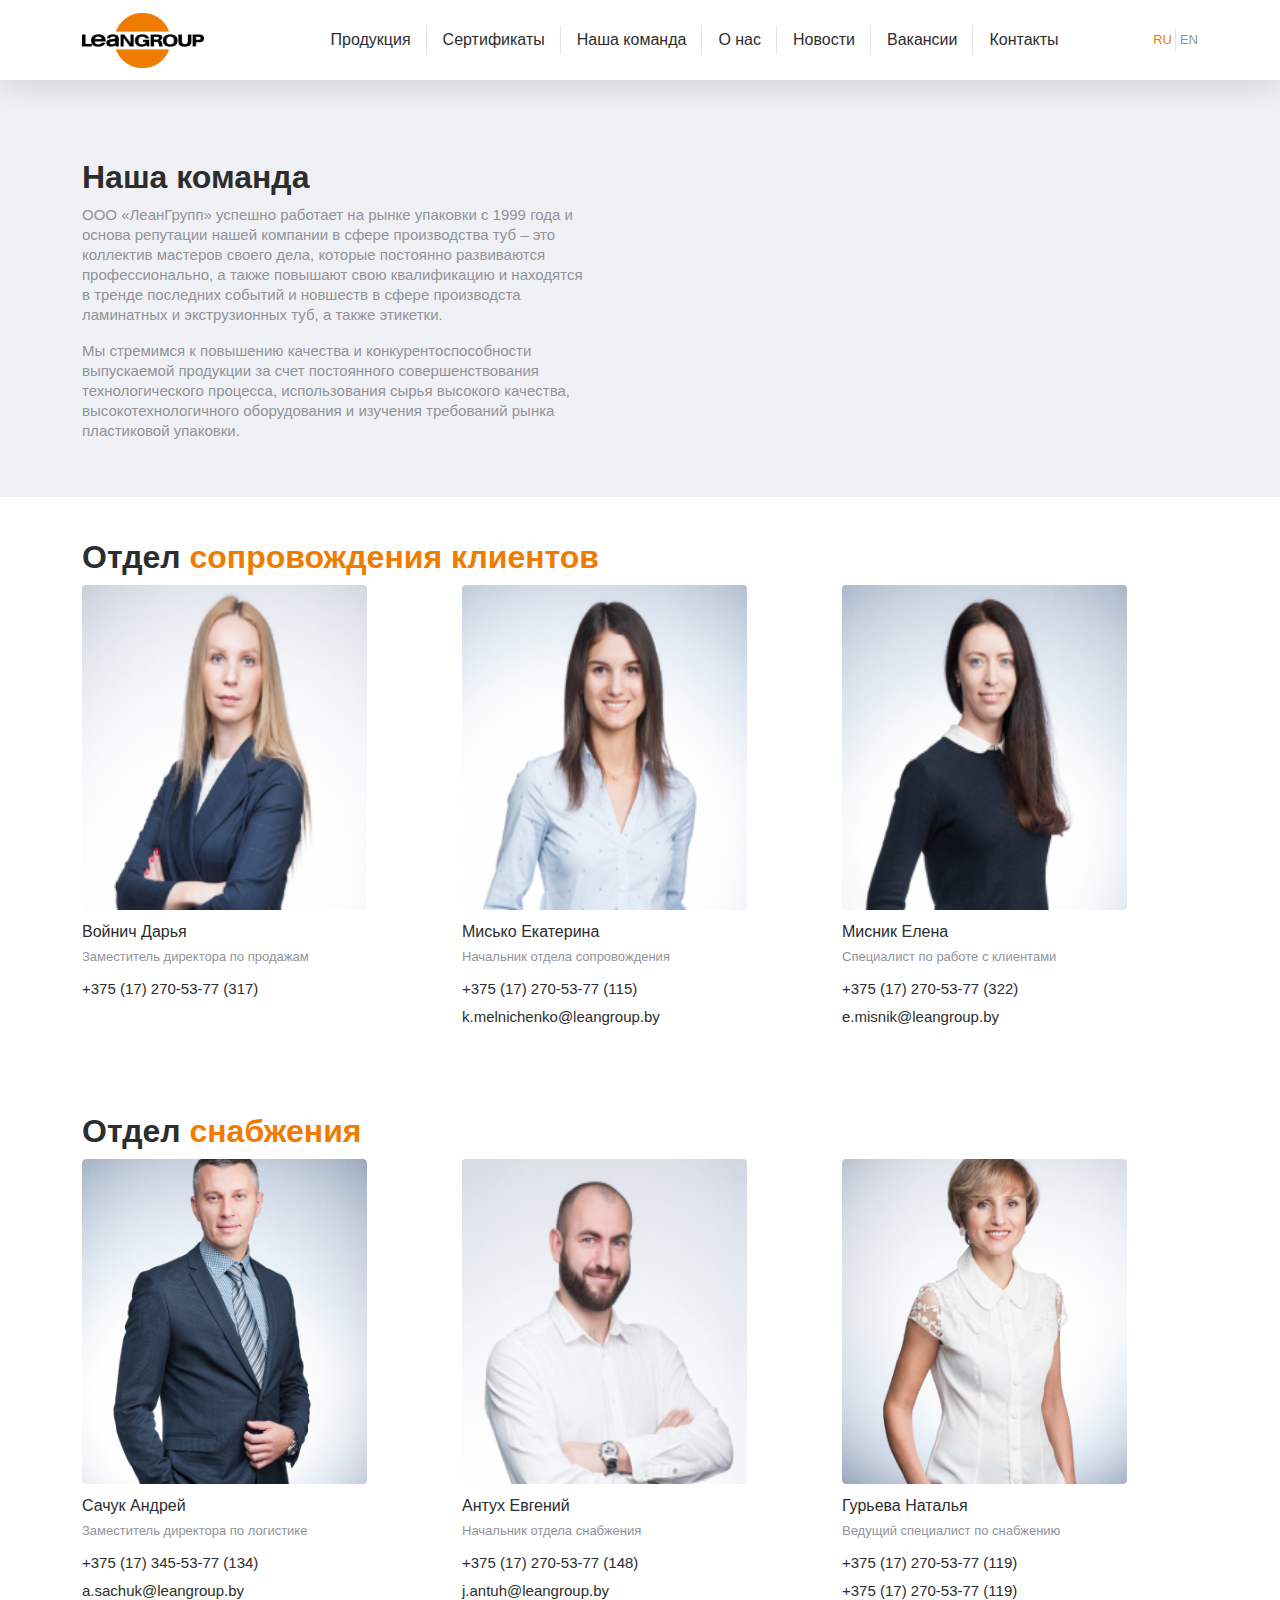
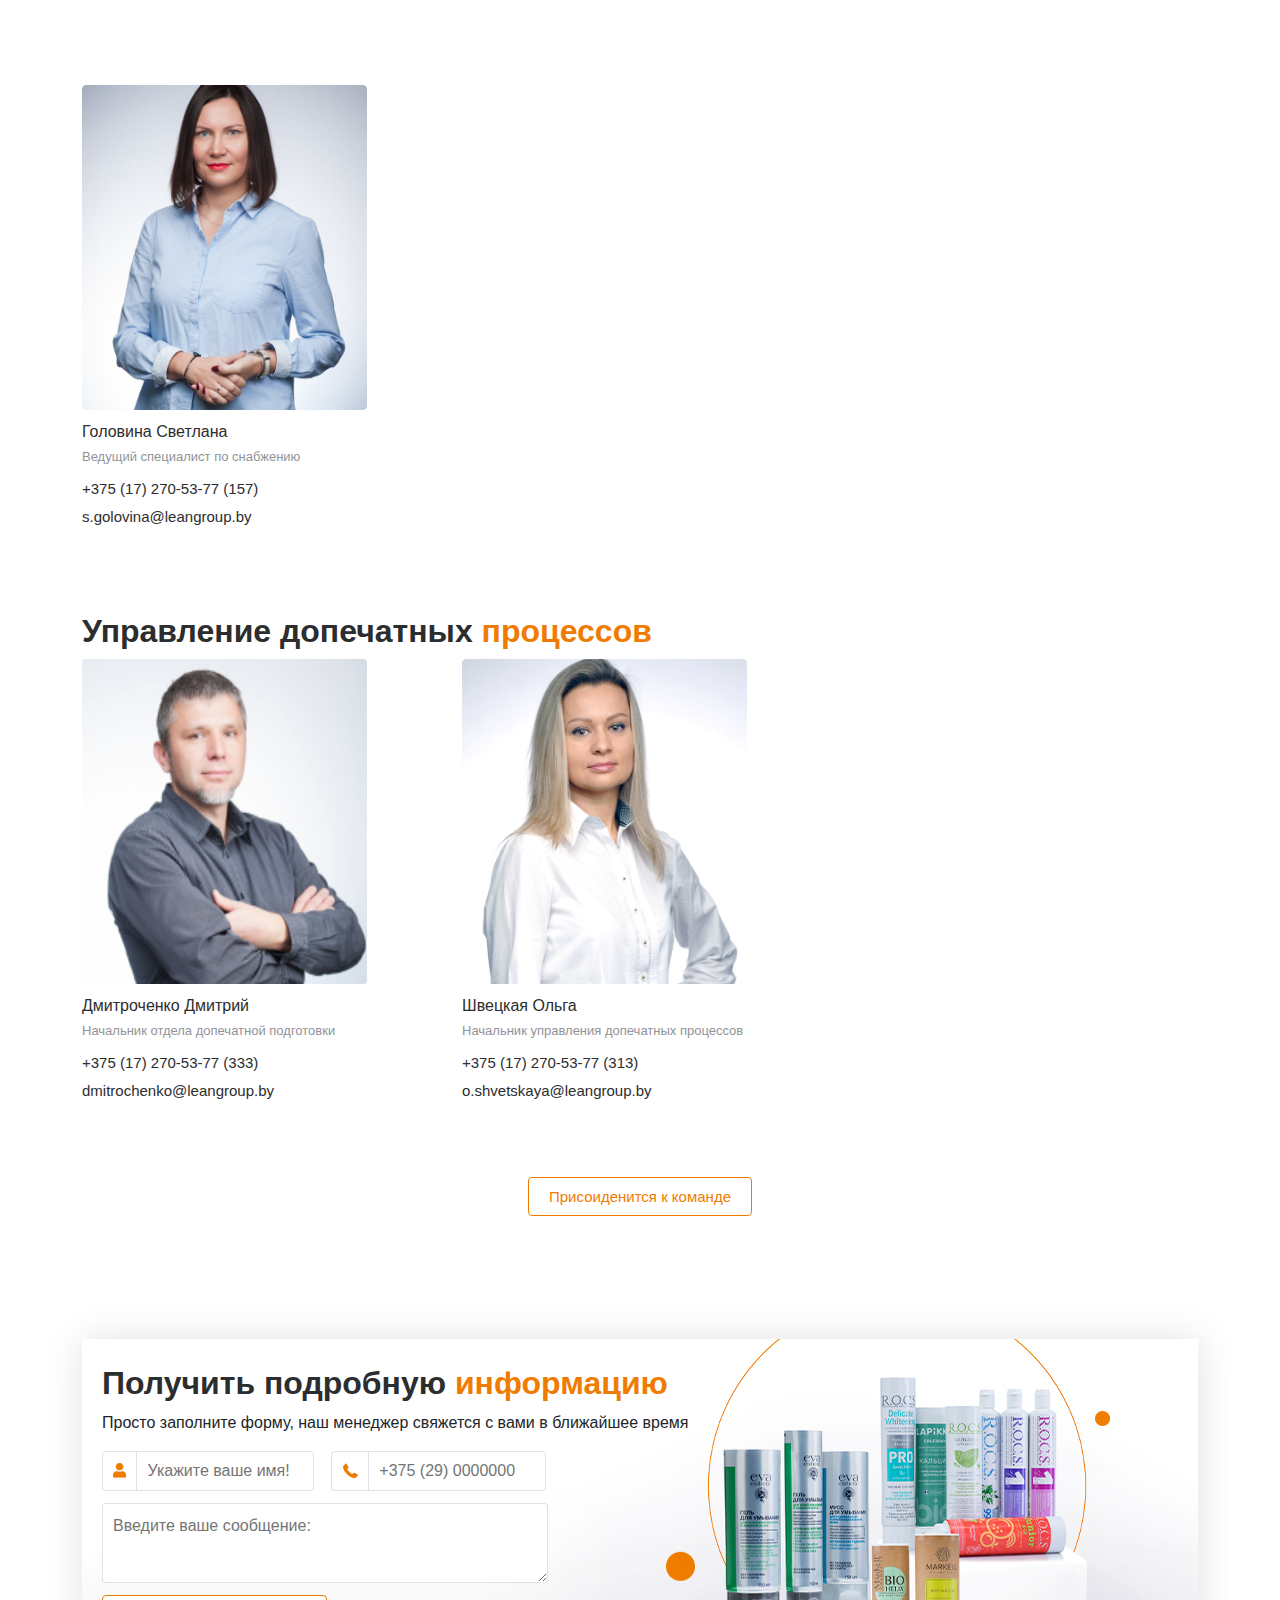
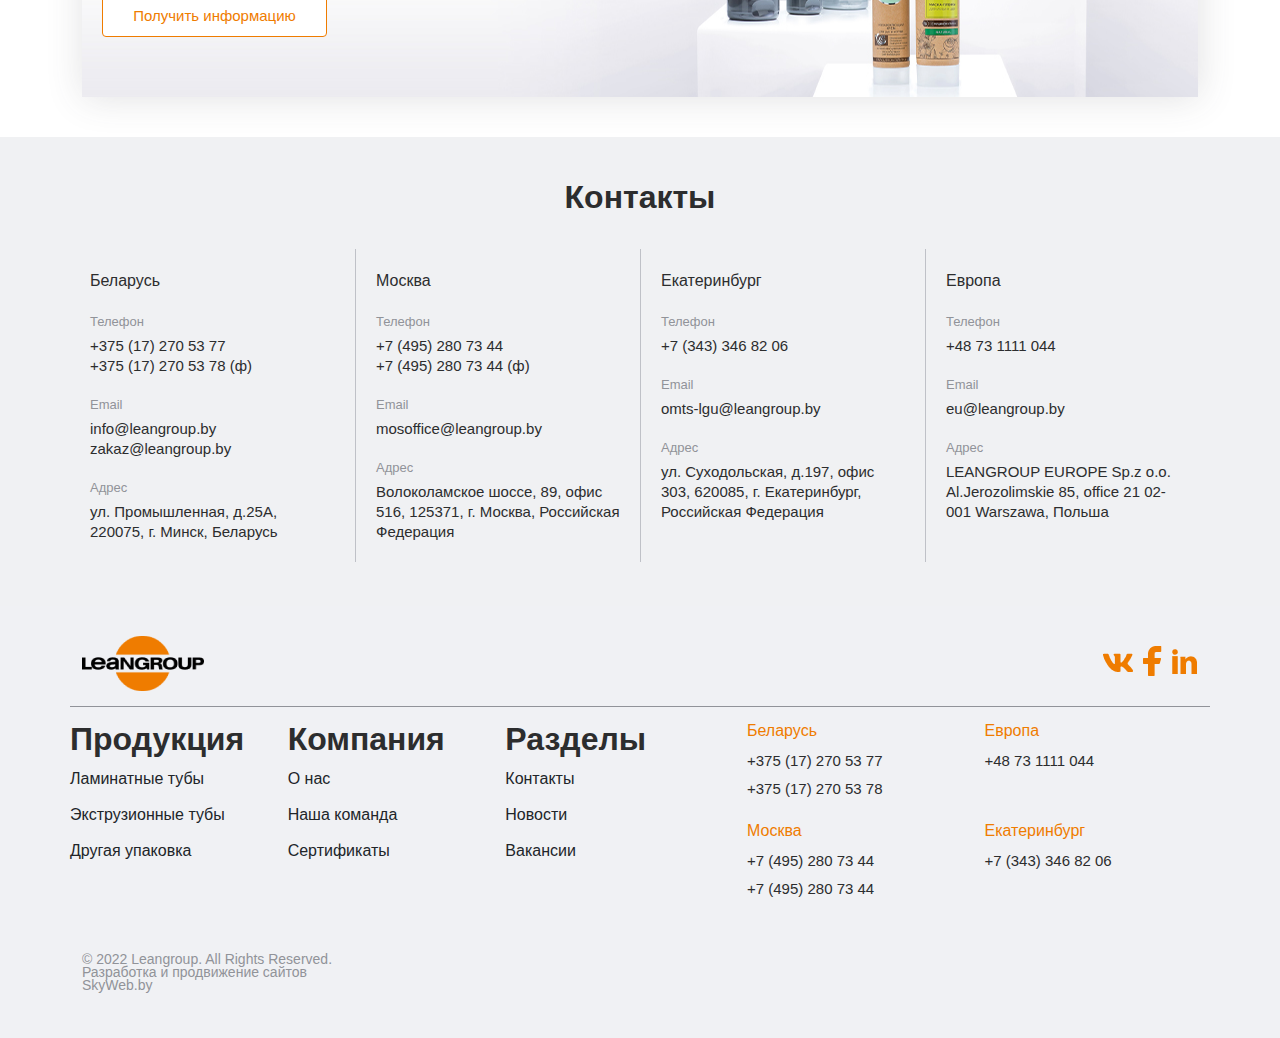
<file: src/pages/team/index.html>
<!DOCTYPE html>
<html lang="en">
<head>
    <meta charset="UTF-8">
    <meta http-equiv="X-UA-Compatible" content="IE=edge">
    <meta name="viewport" content="width=device-width, initial-scale=1.0">
    <title>Наша команда</title>
    <link rel="stylesheet" href="../../style/style.css">
</head>
<body>
    <header class="header">
        <div class="container">
            <nav class="nav">
                <a href="../../../" class="logo">
                    <img src="../../images/logo (1).png" alt="lean Goup logo">
                </a>
                <ul class="nav__list">
                    <li class="nav__list-item">
                        <a href="#" class="nav__list-link">Продукция</a>
                        <div class="dropdown">
                            <a href="../lamin/index.html" class="dropdown__item">Ламинатные тубы</a>
                            <a href="../exrt/index.html" class="dropdown__item">Экструзионные тубы</a>
                            <a href="../other/index.html" class="dropdown__item">Другая упаковка</a>
                        </div>
                    </li>
                    <li class="nav__list-item">
                        <a href="#" class="nav__list-link">Сертификаты</a>
                    </li>
                    <li class="nav__list-item">
                        <a href="../team/index.html" class="nav__list-link">Наша команда</a>
                    </li>
                    <li class="nav__list-item">
                        <a href="../about/index.html" class="nav__list-link">О нас</a>
                    </li>
                    <li class="nav__list-item">
                        <a href="#" class="nav__list-link">Новости</a>
                    </li>
                    <li class="nav__list-item">
                        <a href="#" class="nav__list-link">Вакансии</a>
                    </li>
                    <li class="nav__list-item">
                        <a href="../contacts/index.html" class="nav__list-link">Контакты</a>
                    </li>
                </ul>
                <div class="lang">
                    <button class="lang__item lang__item_active">RU</button>
                    <button class="lang__item">EN</button>
                </div>
            </nav>
        </div>
    </header>
    <main>
        <section class="our-team">
            <div class="container">
                <h2 class="title">Наша команда</h2>
                <div class="col-6">
                    <p class="our-team__description">ООО «ЛеанГрупп» успешно работает на рынке упаковки с 1999 года и основа репутации нашей компании в сфере производства туб – это коллектив мастеров своего дела, которые постоянно развиваются профессионально, а также повышают свою квалификацию и находятся в тренде последних событий и новшеств в сфере производста ламинатных и экструзионных туб, а также этикетки.</p>
                    <p class="our-team__description">Мы стремимся к повышению качества и конкурентоспособности выпускаемой продукции за счет постоянного совершенствования технологического процесса, использования сырья высокого качества, высокотехнологичного оборудования и изучения требований рынка пластиковой упаковки.</p>
                </div>
            </div>
        </section>
        <section class="workers">
            <div class="container">
                <h2 class="title">
                    Отдел <span>сопровождения клиентов</span>
                </h2>
                <div class="row">
                    <div class="col-4">
                        <img src="../../images/team/1.png" alt="" class="workers__img">
                        <h4 class="name">Войнич Дарья</h4>
                        <p class="description">Заместитель директора по продажам</p>
                        <h4 class="tel">+375 (17) 270-53-77 (317)</h4>
                    </div>
                    <div class="col-4">
                        <img src="../../images/team/2.png" alt="" class="workers__img">
                        <h4 class="name">Мисько Екатерина</h4>
                        <p class="description">Начальник отдела сопровождения</p>
                        <h4 class="tel">+375 (17) 270-53-77 (115)</h4>
                        <h4 class="email">k.melnichenko@leangroup.by</h4>
                    </div>
                    <div class="col-4">
                        <img src="../../images/team/5.png" alt="" class="workers__img">
                        <h4 class="name">Мисник Елена</h4>
                        <p class="description">Специалист по работе с клиентами</p>
                        <h4 class="tel">+375 (17) 270-53-77 (322)</h4>
                        <h4 class="email">e.misnik@leangroup.by</h4>
                    </div>
                </div>
                <h2 class="title">
                    Отдел <span>снабжения</span>
                </h2>
                <div class="row">
                    <div class="col-4">
                        <img src="../../images/team/6.png" alt="" class="workers__img">
                        <h4 class="name">Сачук Андрей</h4>
                        <p class="description">Заместитель директора по логистике</p>
                        <h4 class="tel">+375 (17) 345-53-77 (134)</h4>
                        <h4 class="email">a.sachuk@leangroup.by</h4>
                    </div>
                    <div class="col-4">
                        <img src="../../images/team/4.png" alt="" class="workers__img"> 
                        <h4 class="name">Антух Евгений</h4>
                        <p class="description">Начальник отдела снабжения</p>
                        <h4 class="tel">+375 (17) 270-53-77 (148)</h4>
                        <h4 class="email">j.antuh@leangroup.by</h4>
                    </div>
                    <div class="col-4">
                        <img src="../../images/team/7.png" alt="" class="workers__img">
                        <h4 class="name">Гурьева Наталья</h4>
                        <p class="description">Ведущий специалист по снабжению</p>
                        <h4 class="tel">+375 (17) 270-53-77 (119)</h4>
                        <h4 class="email">+375 (17) 270-53-77 (119)</h4>
                    </div>
                    <div class="col-4">
                        <img src="../../images/team/8.png" alt="" class="workers__img">
                        <h4 class="name">Головина Светлана</h4>
                        <p class="description">Ведущий специалист по снабжению</p>
                        <h4 class="tel">+375 (17) 270-53-77 (157)</h4>
                        <h4 class="email">s.golovina@leangroup.by</h4></div>
                </div>
                <h2 class="title">
                    Управление допечатных <span>процессов</span>
                </h2>
                <div class="row">
                    <div class="col-4">
                        <img src="../../images/team/3.png" alt="" class="workers__img">
                        <h4 class="name">Дмитроченко Дмитрий</h4>
                        <p class="description">Начальник отдела допечатной подготовки</p>
                        <h4 class="tel">+375 (17) 270-53-77 (333)</h4>
                        <h4 class="email">dmitrochenko@leangroup.by</h4></div>
                    <div class="col-4">
                        <img src="../../images/team/9.png" alt="" class="workers__img">
                        <h4 class="name">Швецкая Ольга</h4>
                        <p class="description">Начальник управления допечатных процессов</p>
                        <h4 class="tel">+375 (17) 270-53-77 (313)</h4>
                        <h4 class="email">o.shvetskaya@leangroup.by</h4></div>
                </div>
                <div class="workers__link-wrapper"> 
                    <a href="#" class="workers__link">Присоиденится к команде</a>
                </div>
            </div>
        </section>
        <section class="Feedback">
            <div class="container">
                <div class="feedback__bg">
                    <h2 class="title">
                    Получить подробную <span>информацию</span>
                    </h2>
                    <p class="subtitle">Просто заполните форму, наш менеджер свяжется с вами в ближайшее время</p>
                    <form class="form">
                        <div class="feedback__input">
                            <label class="form__label">
                                <img src="../../images/feedback/1.png" alt="" class="form__img_name">
                                <input class="form__input" type="text" placeholder="Укажите ваше имя!" />
                            </label>
                            <label class="form__label">
                                <img src="../../images/feedback/2.png" alt="" class="form__img_phone">
                                <input class="form__input" type="tel" placeholder="+375 (29) 0000000" />
                            </label>
                        </div>
                        <textarea class="form__texta" cols="30" rows="10" placeholder="Введите ваше сообщение:"></textarea>
                        <button class="form__btn" type="submit">Получить информацию</button>
                    </form>
                </div>
           </div>
        </section>
        <section class="contacts">
            <div class="container">
                <h2 class="title">Контакты</h2>
                <div class="row">
                    <div class="col-3">
                        <h3 class="contacts__place">Беларусь</h3>
                        <span class="contacts__lbl">Телефон</span>
                        <li class="contacts__phone">+375 (17) 270 53 77</li>
                        <li class="contacts__phone">+375 (17) 270 53 78 (ф)</li>
                        <span class="contacts__lbl">Email</span>
                        <li class="contacts__mail">info@leangroup.by</li>
                        <li class="contacts__mail">zakaz@leangroup.by</li>
                        <span class="contacts__lbl">Адрес</span>
                        <li class="contacts__location">ул. Промышленная, д.25А, 220075, г. Минск, Беларусь</li>
                    </div>
                    <div class="col-3">
                        <h3 class="contacts__place">Москва</h3>
                        <span class="contacts__lbl">Телефон</span>
                        <li class="contacts__phone">+7 (495) 280 73 44</li>
                        <li class="contacts__phone">+7 (495) 280 73 44 (ф)</li>
                        <span class="contacts__lbl">Email</span>
                        <li class="contacts__mail">mosoffice@leangroup.by  </li>
                        <span class="contacts__lbl">Адрес</span>
                        <li class="contacts__location">Волоколамское шоссе, 89, офис 516, 125371, г. Москва, Российская Федерация</li>
                    </div>
                    <div class="col-3">
                        <h3 class="contacts__place">Екатеринбург</h3>
                        <span class="contacts__lbl">Телефон</span>
                        <li class="contacts__phone">+7 (343) 346 82 06</li>
                        <span class="contacts__lbl">Email</span>
                        <li class="contacts__mail">omts-lgu@leangroup.by</li>
                        <span class="contacts__lbl">Адрес</span>
                        <li class="contacts__location">ул. Суходольская, д.197, офис 303, 620085, г. Екатеринбург, Российская Федерация</li>
                    </div>
                    <div class="col-3">
                        <h3 class="contacts__place">Европа</h3>
                        <span class="contacts__lbl">Телефон</span>
                        <li class="contacts__phone">+48 73 1111 044</li>
                        <span class="contacts__lbl">Email</span>
                        <li class="contacts__mail">eu@leangroup.by</li>
                        <span class="contacts__lbl">Адрес</span>
                        <li class="contacts__location">LEANGROUP EUROPE Sp.z o.o. Al.Jerozolimskie 85, office 21 02-001 Warszawa, Польша</li>
                    </div>
                </div>
            </div>
        </section>
        <section class="map">
            <script type="text/javascript" charset="utf-8" async src="https://api-maps.yandex.ru/services/constructor/1.0/js/?um=constructor%3Ac9cb07a41170bfc7a62d0348894108f07a1ff032f5fcc2a1bda5f659a045da07&amp;width=100%25&amp;height=538&amp;lang=ru_RU"></script>
        </section>
    </main>
    <footer class="footer">
        <div class="container">
            <div class="row row__ftr">
                <div class="col-8">
                    <a href="../../../" class="logo__link">
                        <img src="../../images/logo (1).png" alt="logo">
                    </a>
                </div>
                <div class="col-4">
                    <ul class="footer__socials">
                        <li class="footer__icon">
                            <a href="#" class="footer__soial">
                                <img src="../../images/vk.png" alt="vk">
                            </a>
                        </li>
                        <li class="footer__icon">
                            <a href="#" class="footer__soial">
                                <img src="../../images/fb.png" alt="fb">
                            </a>
                        </li>
                        <li class="footer__icon">
                            <a href="#" class="footer__soial">
                                <img src="../../images/linkedin.png" alt="linkidin">
                            </a>
                        </li>
                    </ul>
                </div>
            </div>
            <div class="row">
                <div class="col-7">
                    <div class="row">
                        <div class="nav">
                            <div class="col-4">
                                <h2 class="title">Продукция</h2>
                                <ul class="nav__list">
                                    <li class="nav__list-item">
                                        <a href="../lamin/" class="nav__list-link">Ламинатные тубы</a>
                                    </li>
                                    <li class="nav__list-item">
                                        <a href="../exrt/" class="nav__list-link">Экструзионные тубы</a>
                                    </li>
                                    <li class="nav__list-item">
                                        <a href="../other/" class="nav__list-link">Другая упаковка</a>
                                    </li>
                                </ul>
                            </div>
                            <div class="col-4">
                                <h2 class="title">Компания</h2>
                                <ul class="nav__list">
                                    <li class="nav__list-item">
                                        <a href="../about/" class="nav__list-link">О нас</a>
                                    </li>
                                    <li class="nav__list-item">
                                        <a href="../team/" class="nav__list-link">Наша команда</a>
                                    </li>
                                    <li class="nav__list-item">
                                        <a href="#certigicates" class="nav__list-link">Сертификаты</a>
                                    </li>
                                </ul>
                            </div>
                            <div class="col-4">
                                <h2 class="title">Разделы</h2>
                                <ul class="nav__list">
                                    <li class="nav__list-item">
                                        <a href="../contacts/" class="nav__list-link">Контакты</a>
                                    </li>
                                    <li class="nav__list-item">
                                        <a href="#news" class="nav__list-link">Новости</a>
                                    </li>
                                    <li class="nav__list-item">
                                        <a href="#" class="nav__list-link">Вакансии</a>
                                    </li>
                                </ul>
                            </div>
                        </div>
                    </div>
                </div>
                <div class="col-5">
                    <div class="row">
                        <div class="col-6">
                            <h3 class="cnt__title">Беларусь</h3>
                            <h4 class="cnt__phone">+375 (17) 270 53 77</h4>
                            <h4 class="cnt__phone">+375 (17) 270 53 78</h4>
                        </div>
                        <div class="col-6">
                            <h3 class="cnt__title">Европа</h3>
                            <h4 class="cnt__phone">+48 73 1111 044</h4>
                        </div>
                        <div class="col-6">
                            <h3 class="cnt__title">Москва</h3>
                            <h4 class="cnt__phone">+7 (495) 280 73 44</h4>
                            <h4 class="cnt__phone">+7 (495) 280 73 44</h4>
                        </div>
                        <div class="col-6">
                            <h3 class="cnt__title">Екатеринбург</h3>
                            <h4 class="cnt__phone">+7 (343) 346 82 06</h4>
                        </div>
                    </div>
                </div>
            </div>
            <div class="col-3">
                <p class="footer__description">
                    © 2022 Leangroup. All Rights Reserved. Разработка и продвижение сайтов SkyWeb.by
                </p>
            </div>
        </div>
    </footer>
</body>
</html>
</file>
<file: src/style/style.css>
@import url("../libs/btsrp/bootstrap.min.css");
@import url("../fonts/montserrat/montserrat.css");
@import url("../libs/owl/owl.carousel.min.css");
@import url("../libs/owl/owl.theme.default.min.css");
* {
  padding: 0;
  margin: 0;
  box-sizing: border-box;
  font-family: "Montserrat", sans-serif;
  scroll-behavior: smooth;
}

a, a:hover {
  color: inherit;
  text-decoration: none;
}

ul {
  margin-bottom: 0;
}

.title {
  font-style: normal;
  font-weight: 600;
  font-size: 32px;
  line-height: 40px;
  color: #2C2D2E;
}
.title span {
  color: #EF7C00;
}

.owl-theme .owl-dots .owl-dot span {
  background: none;
  border: 1px solid #EF7C00;
}

.owl-theme .owl-dots .owl-dot.active span, .owl-theme .owl-dots .owl-dot:hover span {
  background: #EF7C00;
}

.header {
  background: #FFFFFF;
  box-shadow: 0px 4px 32px rgba(0, 16, 61, 0.16);
}
.header .nav {
  display: flex;
  justify-content: space-between;
  align-items: center;
}
.header .nav__list {
  display: flex;
  gap: 32px;
  list-style-type: none;
}
.header .nav__list-link:hover {
  color: #EF7C00;
}
.header .nav__list-item {
  padding: 28px 0;
  font-style: normal;
  font-weight: 500;
  font-size: 16px;
  line-height: 24px;
  color: #2C2D2E;
  transition: 0.3s;
  position: relative;
}
.header .nav__list-item:hover .dropdown {
  display: flex;
}
.header .nav__list-item .dropdown {
  display: none;
  position: absolute;
  flex-direction: column;
  top: 100%;
  padding: 16px 38px 16px 24px;
  background: #FFFFFF;
  border: 1px solid rgba(0, 16, 61, 0.12);
  border-radius: 0px 0px 4px 4px;
  left: -42px;
  z-index: 2;
}
.header .nav__list-item .dropdown__item {
  white-space: nowrap;
  margin-bottom: 16px;
}
.header .nav__list-item .dropdown__item:last-child {
  margin-bottom: 0;
}
.header .nav__list-item .dropdown__item:hover {
  color: #EF7C00;
}
.header .nav__list-item::before {
  content: "";
  position: absolute;
  width: 1px;
  height: 28px;
  background: rgba(0, 16, 61, 0.12);
  right: -16px;
  top: 50%;
  transform: translateY(-50%);
}
.header .nav__list-item:last-child::before {
  display: none;
}
.header .nav .lang {
  display: flex;
  gap: 8px;
}
.header .nav .lang__item {
  font-style: normal;
  font-weight: 400;
  font-size: 13px;
  line-height: 20px;
  /* identical to box height, or 154% */
  align-items: center;
  background: transparent;
  color: #919399;
  border: none;
  cursor: pointer;
  position: relative;
}
.header .nav .lang__item::before {
  content: "";
  position: absolute;
  width: 1px;
  height: 23px;
  background: rgba(0, 16, 61, 0.12);
  right: -4px;
  top: 50%;
  transform: translateY(-50%);
}
.header .nav .lang__item:last-child::before {
  display: none;
}
.header .nav .lang__item_active {
  color: #EF7C00;
}
.header .burger-menu {
  display: none;
  position: relative;
  width: 30px;
  height: 20px;
  cursor: pointer;
  z-index: 3;
}
.header .burger-menu__line {
  background-color: #000;
  position: absolute;
  width: 100%;
  height: 2px;
  left: 0;
  top: 9px;
  transition: 0.4s;
}
.header .burger-menu::before, .header .burger-menu::after {
  content: "";
  background-color: #000;
  position: absolute;
  width: 100%;
  height: 2px;
  left: 0;
  transition: 0.4s;
}
.header .burger-menu::before {
  top: 0;
}
.header .burger-menu::after {
  bottom: 0;
}
.header .burger-menu_activ .burger-menu__line {
  background: transparent;
}
.header .burger-menu_activ::before {
  transform: translateY(-50%) rotate(45deg);
  top: 9px;
}
.header .burger-menu_activ::after {
  transform: translateY(-50%) rotate(-45deg);
  bottom: 9px;
}
@media (max-width: 1000px) {
  .header .nav {
    padding: 10px 0;
    height: 75px;
  }
  .header .nav__list {
    display: none;
  }
  .header .nav__list_activ {
    background: #fff;
    top: 75px;
    left: 0;
    display: block;
    position: fixed;
    z-index: 2;
    width: 100%;
    height: 100%;
  }
  .header .nav-item {
    display: none;
  }
  .header .nav .burger-menu {
    display: inline !important;
    order: 1;
  }
  .header .nav .logo {
    order: 2;
  }
  .header .nav .lang {
    order: 3;
  }
}

.home .slide-item {
  padding: 162px 0 164px;
}
.home .slide-item_first {
  background: url("/src/images/home/bg.jpg") center/cover;
}
.home .slide-item_second {
  background: url("/src/images/home/bg2.jpg") center/cover;
}
.home .slide-item_third {
  background: url("/src/images/home/bg3.jpg") center/cover;
}
.home .slide-item__title {
  font-style: normal;
  font-weight: 500;
  font-size: 13px;
  line-height: 13px;
  /* identical to box height, or 100% */
  display: flex;
  align-items: center;
  color: #2C2D2E;
  margin-bottom: 20px;
}
.home .slide-item__subtitle {
  font-style: normal;
  font-weight: 600;
  font-size: 32px;
  line-height: 40px;
  /* identical to box height, or 125% */
  display: flex;
  align-items: center;
  color: #2C2D2E;
  margin-bottom: 20px;
}
.home .slide-item__description {
  font-style: normal;
  font-weight: 400;
  font-size: 15px;
  line-height: 20px;
  /* or 133% */
  color: #2C2D2E;
  margin-bottom: 20px;
  max-width: 540px;
}
.home .slide-item__link {
  font-style: normal;
  font-weight: 400;
  font-size: 15px;
  line-height: 20px;
  /* identical to box height, or 133% */
  text-align: center;
  /* text  /  color-text-contrast */
  color: #FFFFFF;
  background: #EF7C00;
  padding: 10px 20px;
  border-radius: 4px;
  display: inline-block;
  transform: 0.5s;
}
.home .slide-item__link:hover {
  color: #FFFFFF;
  background: #eb902e;
}
.home .owl-theme .owl-nav.disabled + .owl-dots {
  position: absolute;
  bottom: 40px;
  left: 50%;
  transform: translateX(-50%);
}

.about {
  padding: 40px 0 64px;
}
.about .title {
  margin-bottom: 32px;
  text-align: center;
}
.about__video {
  width: 100%;
  height: 100%;
}
.about__description {
  font-style: normal;
  font-weight: 400;
  font-size: 16px;
  line-height: 20px;
  /* or 133% */
  display: flex;
  align-items: center;
  color: #2C2D2E;
}
.about__link-wrapper {
  text-align: start;
  margin-top: 32px;
}
.about__link {
  font-style: normal;
  font-weight: 400;
  font-size: 15px;
  line-height: 20px;
  /* identical to box height, or 133% */
  text-align: center;
  /* color-primary */
  color: #EF7C00;
  border: 1px solid #EF7C00;
  border-radius: 4px;
  padding: 10px 20px;
  display: inline block;
}

.certificates {
  padding: 40px 0 60px;
}
.certificates .title {
  margin-bottom: 32px;
  text-align: center;
}
.certificates .owl-theme .owl-nav {
  margin-top: 0;
  position: absolute;
  top: 50%;
  transform: translateY(-50%);
  width: 100%;
}
.certificates .owl-theme .owl-nav .custom-next {
  font-size: 0;
  background: url("../images/certifitates/next.png");
  cursor: pointer;
  top: 50%;
  transform: translateY(-50%);
  width: 27px;
  height: 51px;
  position: absolute;
  right: -60px;
}
.certificates .owl-theme .owl-nav .custom-prev {
  font-size: 0;
  background: url("../images/certifitates/prev.png");
  cursor: pointer;
  top: 50%;
  transform: translateY(-50%);
  width: 27px;
  height: 51px;
  position: absolute;
  left: -60px;
}

.products {
  padding: 40px 0 60px;
}
.products .title {
  margin-bottom: 32px;
  text-align: center;
}
.products .owl-theme .owl-nav {
  margin-top: 0;
  position: absolute;
  top: 50%;
  transform: translateY(-50%);
  width: 100%;
}
.products .owl-theme .owl-nav .custom-next {
  font-size: 0;
  background: url("../images/certifitates/next.png");
  cursor: pointer;
  top: 50%;
  transform: translateY(-50%);
  width: 27px;
  height: 51px;
  position: absolute;
  right: -60px;
}
.products .owl-theme .owl-nav .custom-prev {
  font-size: 0;
  background: url("../images/certifitates/prev.png");
  cursor: pointer;
  top: 50%;
  transform: translateY(-50%);
  width: 27px;
  height: 51px;
  position: absolute;
  left: -60px;
}
.products .products-tabs__caption {
  list-style-type: none;
  display: flex;
  justify-content: center;
  gap: 44px;
  margin-bottom: 48px;
}
.products .products-tabs .products-slider {
  margin-bottom: 48px;
}
.products .products-tabs__btn {
  padding: 12.5px 20px;
  font-style: normal;
  font-weight: 500;
  font-size: 13px;
  line-height: 13px;
  text-align: center;
  /* color-primary */
  color: #EF7C00;
  border: 1px solid rgba(0, 16, 61, 0.12);
  border-radius: 61px;
  cursor: pointer;
}
.products .products-tabs__btn_active {
  color: #FFFFFF;
  border: none;
  background: #EF7C00;
}
.products .products-tabs__content {
  display: none;
}
.products .products-tabs__content_active {
  display: block;
}
.products .products-tabs__link-wrapper {
  text-align: center;
}
.products .products-tabs__link {
  font-style: normal;
  font-weight: 400;
  font-size: 15px;
  line-height: 20px;
  /* identical to box height, or 133% */
  text-align: center;
  /* color-primary */
  color: #EF7C00;
  border: 1px solid #EF7C00;
  border-radius: 4px;
  padding: 10px 20px;
  display: inline block;
}
.products .products-tabs__link:hover {
  color: #FFFFFF;
  background: #EF7C00;
}
.products .owl-theme .owl-nav {
  margin-top: 0;
  position: absolute;
  top: 50%;
  transform: translateY(-50%);
  width: 100%;
}
.products .owl-theme .owl-nav .custom-next {
  font-size: 0;
  background: url("../images/certifitates/next.png");
  cursor: pointer;
  top: 50%;
  transform: translateY(-50%);
  width: 27px;
  height: 51px;
  position: absolute;
  right: -60px;
}
.products .owl-theme .owl-nav .custom-prev {
  font-size: 0;
  background: url("../images/certifitates/prev.png");
  cursor: pointer;
  top: 50%;
  transform: translateY(-50%);
  width: 27px;
  height: 51px;
  position: absolute;
  left: -60px;
}

.feedback .title {
  margin-top: 24px;
}
.feedback .subtitle {
  font-style: normal;
  font-weight: 400;
  font-size: 15px;
  line-height: 20px;
  /* or 133% */
  max-width: 400px;
  color: #2C2D2E;
}
.feedback__bg {
  box-shadow: 1px 1px 35px rgba(72, 74, 77, 0.1647058824);
  padding: 24px 0 60px 20px;
  background: url(../images/feedback/form_banner\ 1.png);
  margin: 40px 0 40px;
}
.feedback__bg .form {
  display: flex;
  flex-direction: column;
  justify-content: flex-start;
}
.feedback__bg .form__input {
  margin: 0 12px 12px -5px;
  padding-left: 10px;
  height: 40px;
  width: 178px;
  border: 1px solid rgba(0, 16, 61, 0.12);
  border-radius: 0px 4px 4px 0px;
}
.feedback__bg .form__img_name {
  border: 1px solid rgba(0, 16, 61, 0.12);
  border-radius: 4px 0px 0px 4px;
  border-right: none;
  padding: 11px 10px 12px;
  margin-bottom: 2px;
}
.feedback__bg .form__img_phone {
  border: 1px solid rgba(0, 16, 61, 0.12);
  border-radius: 4px 0px 0px 4px;
  border-right: none;
  padding: 11px;
  margin-bottom: 2px;
}
.feedback__bg .form__texta {
  max-width: 446px;
  height: 80px;
  /* main  /  color-bg */
  background: #FFFFFF;
  /* borders  /  color-border */
  border: 1px solid rgba(0, 16, 61, 0.12);
  border-radius: 4px;
  margin-bottom: 12px;
  padding: 10px;
}
.feedback__bg .form__btn {
  font-style: normal;
  font-weight: 400;
  font-size: 15px;
  line-height: 20px;
  /* identical to box height, or 133% */
  text-align: center;
  /* text  /  color-text-contrast */
  color: #EF7C00;
  border: 1px solid #EF7C00;
  border-radius: 4px;
  padding: 10px 20px;
  width: 225px;
  background: #fff;
}
.feedback__bg .form__btn:hover {
  color: #FFFFFF;
  background: #EF7C00;
}

.team {
  padding: 60px 0 40px;
}
.team .title {
  margin-bottom: 32px;
  text-align: center;
}
.team .owl-theme .owl-nav {
  margin-top: 0;
  position: absolute;
  top: 50%;
  transform: translateY(-50%);
  width: 100%;
}
.team .owl-theme .owl-nav .custom-next {
  font-size: 0;
  background: url("../images/certifitates/next.png");
  cursor: pointer;
  top: 50%;
  transform: translateY(-50%);
  width: 27px;
  height: 51px;
  position: absolute;
  right: -60px;
}
.team .owl-theme .owl-nav .custom-prev {
  font-size: 0;
  background: url("../images/certifitates/prev.png");
  cursor: pointer;
  top: 50%;
  transform: translateY(-50%);
  width: 27px;
  height: 51px;
  position: absolute;
  left: -60px;
}
.team .owl-item__img {
  border-radius: 50%;
  width: 203px;
  height: 203px;
  margin-bottom: 12px;
}
.team .owl-item .name {
  font-style: normal;
  font-weight: 500;
  font-size: 15px;
  line-height: 20px;
  text-align: center;
  /* color-text */
  color: #2C2D2E;
}
.team .owl-item .description {
  font-style: normal;
  font-weight: 500;
  font-size: 13px;
  line-height: 13px;
  /* or 100% */
  text-align: center;
  /* color-text-secondary */
  color: #919399;
}
.team .owl-item .tel {
  font-style: normal;
  font-weight: 500;
  font-size: 13px;
  line-height: 13px;
  /* identical to box height, or 100% */
  text-align: center;
  /* color-text */
  color: #2C2D2E;
}
.team .owl-item .email {
  font-style: normal;
  font-weight: 500;
  font-size: 13px;
  line-height: 13px;
  /* identical to box height, or 100% */
  text-align: center;
  /* color-text */
  color: #2C2D2E;
}
.team__link-wrapper {
  text-align: center;
  margin-top: 52px;
}
.team__link {
  font-style: normal;
  font-weight: 400;
  font-size: 15px;
  line-height: 20px;
  /* identical to box height, or 133% */
  text-align: center;
  /* color-primary */
  color: #EF7C00;
  border: 1px solid #EF7C00;
  border-radius: 4px;
  padding: 10px 20px;
  display: inline block;
}
.team__link:hover {
  color: #fff;
  background: #EF7C00;
}

.news {
  padding: 50px 0 40px;
}
.news .title {
  margin-bottom: 32px;
  text-align: center;
}
.news__img {
  width: 100%;
  height: 70%;
}
.news__date {
  margin-top: 24px;
  font-weight: 500;
  font-size: 13px;
  line-height: 13px;
  /* identical to box height, or 100% */
  /* color-text-secondary */
  color: #919399;
}
.news__subtitle {
  font-style: normal;
  font-weight: 500;
  font-size: 16px;
  line-height: 24px;
  /* identical to box height, or 150% */
  display: flex;
  align-items: center;
  /* text  /  color-text */
  color: #2C2D2E;
}
.news__link-wrapper {
  text-align: center;
  margin-top: 52px;
}
.news__link {
  font-style: normal;
  font-weight: 400;
  font-size: 15px;
  line-height: 20px;
  /* identical to box height, or 133% */
  text-align: center;
  /* color-primary */
  color: #EF7C00;
  border: 1px solid #EF7C00;
  border-radius: 4px;
  padding: 10px 20px;
  display: inline block;
}
.news__link:hover {
  color: #fff;
  background: #EF7C00;
}

.contacts {
  padding: 40px 0 44px;
  background: #f0f1f3;
}
.contacts .title {
  margin-bottom: 32px;
  text-align: center;
}
.contacts .col-3 {
  padding: 20px;
  border-left: 1px solid #BFC1C7;
}
.contacts .col-3:first-child {
  border: none;
}
.contacts__place {
  font-style: normal;
  font-weight: 500;
  font-size: 16px;
  line-height: 24px;
  /* identical to box height, or 150% */
  /* color-text */
  color: #2C2D2E;
}
.contacts__lbl {
  display: block;
  margin: 22px 0 8px;
  font-style: normal;
  font-weight: 500;
  font-size: 13px;
  line-height: 13px;
  /* identical to box height, or 100% */
  /* color-text-secondary */
  color: #919399;
  /* Inside auto layout */
  flex: none;
  order: 0;
  flex-grow: 0;
}
.contacts__phone {
  list-style-type: none;
  font-style: normal;
  font-weight: 400;
  font-size: 15px;
  line-height: 20px;
  /* identical to box height, or 133% */
  color: #2C2D2E;
}
.contacts__mail {
  list-style-type: none;
  font-style: normal;
  font-weight: 400;
  font-size: 15px;
  line-height: 20px;
  /* identical to box height, or 133% */
  color: #2C2D2E;
}
.contacts__location {
  list-style-type: none;
  font-style: normal;
  font-weight: 400;
  font-size: 15px;
  line-height: 20px;
  /* identical to box height, or 133% */
  color: #2C2D2E;
}

.footer {
  padding: 30px 0 30px;
  background: rgba(0, 16, 61, 0.06);
}
.footer .row__ftr {
  padding-bottom: 15px;
  border-bottom: 1px solid #919399;
}
.footer__socials {
  display: flex;
  align-items: center;
  justify-content: end;
}
.footer__icon {
  list-style-type: none;
  margin-left: 10px;
  align-items: flex-end;
  margin-top: 10px;
}
.footer .nav__list {
  list-style-type: none;
  padding: 0;
}
.footer .nav__list-item {
  margin-bottom: 12px;
}
.footer .nav__list-item:hover {
  color: #EF7C00;
}
.footer .title {
  margin-top: 12px;
}
.footer .cnt__title {
  margin-top: 12px;
  font-style: normal;
  font-weight: 500;
  font-size: 16px;
  line-height: 24px;
  /* color-primary */
  color: #EF7C00;
}
.footer .cnt__phone {
  font-style: normal;
  font-weight: 500;
  font-size: 15px;
  line-height: 20px;
  /* color-text */
  color: #2C2D2E;
}
.footer__description {
  padding: 0;
  font-style: normal;
  margin-top: 46px;
  font-weight: 500;
  font-size: 14px;
  line-height: 13px;
  /* color-text-secondary */
  color: #919399;
}

.laminate-tubes {
  padding: 56px 0 60px;
}
.laminate-tubes__description {
  font-style: normal;
  font-weight: 400;
  font-size: 15px;
  line-height: 20px;
  /* or 133% */
  color: rgba(44, 45, 46, 0.768627451);
  padding-right: 150px;
}
.laminate-tubes__description_short {
  padding: 0 140px 0 20px;
  font-style: normal;
  font-weight: 400;
  font-size: 15px;
  line-height: 20px;
  /* or 133% */
  color: rgba(44, 45, 46, 0.768627451);
}
.laminate-tubes__subtitle {
  padding-right: 120px;
  font-style: normal;
  font-weight: 500;
  font-size: 16px;
  line-height: 24px;
  /* identical to box height, or 150% */
  color: #2C2D2E;
}
.laminate-tubes .owl-theme .owl-nav.disabled + .owl-dots {
  position: absolute;
  margin-top: 24px;
  left: 50%;
  transform: translateX(-50%);
}

.our-products {
  padding: 40px 0 30px;
}
.our-products .title {
  margin-bottom: 32px;
  text-align: center;
}
.our-products .row__bg {
  margin-bottom: 12px;
  background: rgba(0, 16, 61, 0.06);
  border-radius: 4px;
  padding: 14px 0 17px 24px;
}
.our-products .row__title {
  padding-left: 0px;
  font-style: normal;
  font-weight: 500;
  font-size: 13px;
  line-height: 13px;
  /* identical to box height, or 100% */
  display: flex;
  align-items: center;
  /* color-text-secondary */
  color: #919399;
  margin-bottom: 8px;
}
.our-products .row__title .col {
  padding-left: 0;
}
.our-products .row__size {
  border-bottom: 1px solid rgba(0, 16, 61, 0.12);
}
.our-products .row__size .col {
  padding-left: 0px;
  font-style: normal;
  font-weight: 400;
  font-size: 15px;
  line-height: 20px;
  /* identical to box height, or 133% */
  /* color-text */
  color: #2C2D2E;
}
.our-products .row .col__diametr {
  font-style: normal;
  font-weight: 400;
  font-size: 15px;
  line-height: 20px;
  /* identical to box height, or 133% */
  /* color-text-secondary */
  color: #919399;
  margin-top: 8px;
}
.our-products .row .col__figure {
  margin-top: 22px;
}
.our-products .row .col__figure_caption {
  margin-top: 12px;
  font-style: normal;
  font-weight: 500;
  font-size: 13px;
  line-height: 13px;
  padding-left: 10px;
  /* color-text-secondary */
  color: #919399;
}
.our-products .row__bt {
  margin-top: 28px;
  border-top: 1px solid rgba(0, 16, 61, 0.12);
  border-bottom: 1px solid rgba(0, 16, 61, 0.12);
  padding: 15px 15px;
}
.our-products .thread {
  font-style: normal;
  font-weight: 500;
  font-size: 13px;
  line-height: 13px;
  /* color-text-secondary */
  color: #919399;
}
.our-products .thread__title {
  font-style: normal;
  font-weight: 400;
  font-size: 15px;
  line-height: 20px;
  /* color-text */
  color: #2C2D2E;
}
.our-products .thread__title span {
  font-style: normal;
  font-weight: 500;
  font-size: 16px;
  line-height: 24px;
  /* identical to box height, or 150% */
  /* color-primary */
  color: #EF7C00;
}
.our-products .thread__description {
  font-style: normal;
  font-weight: 400;
  font-size: 15px;
  line-height: 20px;
  /* color-text */
  color: #2C2D2E;
}
.our-products .m11 {
  font-style: normal;
  font-weight: 500;
  font-size: 16px;
  line-height: 24px;
  /* identical to box height, or 150% */
  /* color-text */
  color: #2C2D2E;
  margin-top: 28px;
}
.our-products__name {
  font-style: normal;
  font-weight: 600;
  font-size: 24px;
  line-height: 28px;
  /* identical to box height, or 117% */
  /* color-primary */
  color: #EF7C00;
}
.our-products__name span {
  font-style: normal;
  font-weight: 500;
  font-size: 16px;
  line-height: 24px;
  /* identical to box height, or 150% */
  /* color-text-secondary */
  color: #919399;
}
.our-products .green {
  font-style: normal;
  font-weight: 500;
  font-size: 15px;
  line-height: 20px;
  /* color-success */
  color: #0DC268;
  margin: 20px 0 8px;
}
.our-products .oreng {
  font-style: normal;
  font-weight: 500;
  font-size: 15px;
  line-height: 20px;
  /* color-primary */
  color: #EF7C00;
}

.extrusion-tubes {
  padding: 56px 0 60px;
}
.extrusion-tubes__description {
  font-style: normal;
  font-weight: 400;
  font-size: 15px;
  line-height: 20px;
  /* or 133% */
  color: rgba(44, 45, 46, 0.768627451);
  padding-right: 150px;
}
.extrusion-tubes__description_short {
  padding: 0 140px 0 20px;
  font-style: normal;
  font-weight: 400;
  font-size: 15px;
  line-height: 20px;
  /* or 133% */
  color: rgba(44, 45, 46, 0.768627451);
}
.extrusion-tubes__subtitle {
  padding-right: 120px;
  font-style: normal;
  font-weight: 500;
  font-size: 16px;
  line-height: 24px;
  /* identical to box height, or 150% */
  color: #2C2D2E;
}
.extrusion-tubes .owl-theme .owl-nav.disabled + .owl-dots {
  position: absolute;
  margin-top: 24px;
  left: 50%;
  transform: translateX(-50%);
}

.other-packaging {
  padding: 56px 0 60px;
}
.other-packaging__description {
  font-style: normal;
  font-weight: 400;
  font-size: 15px;
  line-height: 20px;
  /* or 133% */
  color: rgba(44, 45, 46, 0.768627451);
  padding-right: 150px;
}
.other-packaging .owl-theme .owl-nav.disabled + .owl-dots {
  position: absolute;
  margin-top: 24px;
  left: 50%;
  transform: translateX(-50%);
}
.other-packaging__subtitle {
  font-style: normal;
  font-weight: 500;
  font-size: 16px;
  line-height: 24px;
  /* identical to box height, or 150% */
  color: #2C2D2E;
  margin-bottom: 24px;
}

.our-team {
  padding: 77px 0 40px;
  background: rgba(0, 16, 61, 0.06);
}
.our-team__description {
  font-style: normal;
  font-weight: 400;
  font-size: 15px;
  line-height: 20px;
  /* or 133% */
  /* color-text-secondary */
  color: #919399;
  padding-right: 50px;
}

.workers {
  padding: 40px 0 90px;
}
.workers__titlt {
  margin-bottom: 32px;
}
.workers__img {
  width: 80%;
  height: 325px;
  border-radius: 4px;
  margin-bottom: 12px;
}
.workers .name {
  font-style: normal;
  font-weight: 500;
  font-size: 16px;
  line-height: 20px;
  /* color-text */
  color: #2C2D2E;
}
.workers .description {
  font-style: normal;
  font-weight: 500;
  font-size: 13px;
  line-height: 13px;
  /* identical to box height, or 100% */
  /* color-text-secondary */
  color: #919399;
}
.workers .tel {
  font-style: normal;
  font-weight: 400;
  font-size: 15px;
  line-height: 20px;
  /* identical to box height, or 133% */
  /* color-text */
  color: #2C2D2E;
}
.workers .email {
  font-style: normal;
  font-weight: 400;
  font-size: 15px;
  line-height: 20px;
  /* identical to box height, or 133% */
  /* color-text */
  color: #2C2D2E;
  margin-bottom: 84px;
}
.workers__link-wrapper {
  text-align: center;
}
.workers__link {
  font-style: normal;
  font-weight: 400;
  font-size: 15px;
  line-height: 20px;
  /* identical to box height, or 133% */
  text-align: center;
  /* color-primary */
  color: #EF7C00;
  border: 1px solid #EF7C00;
  border-radius: 4px;
  padding: 10px 20px;
  display: inline block;
}

.about-content {
  padding: 77px 0 40px;
  background: rgba(0, 16, 61, 0.06);
}
.about-content__title {
  margin-bottom: 32px;
}
.about-content__description {
  font-style: normal;
  font-weight: 400;
  font-size: 15px;
  line-height: 20px;
  /* or 133% */
  /* color-text */
  color: #2C2D2E;
  padding-right: 80px;
}/*# sourceMappingURL=style.css.map */
</file>
